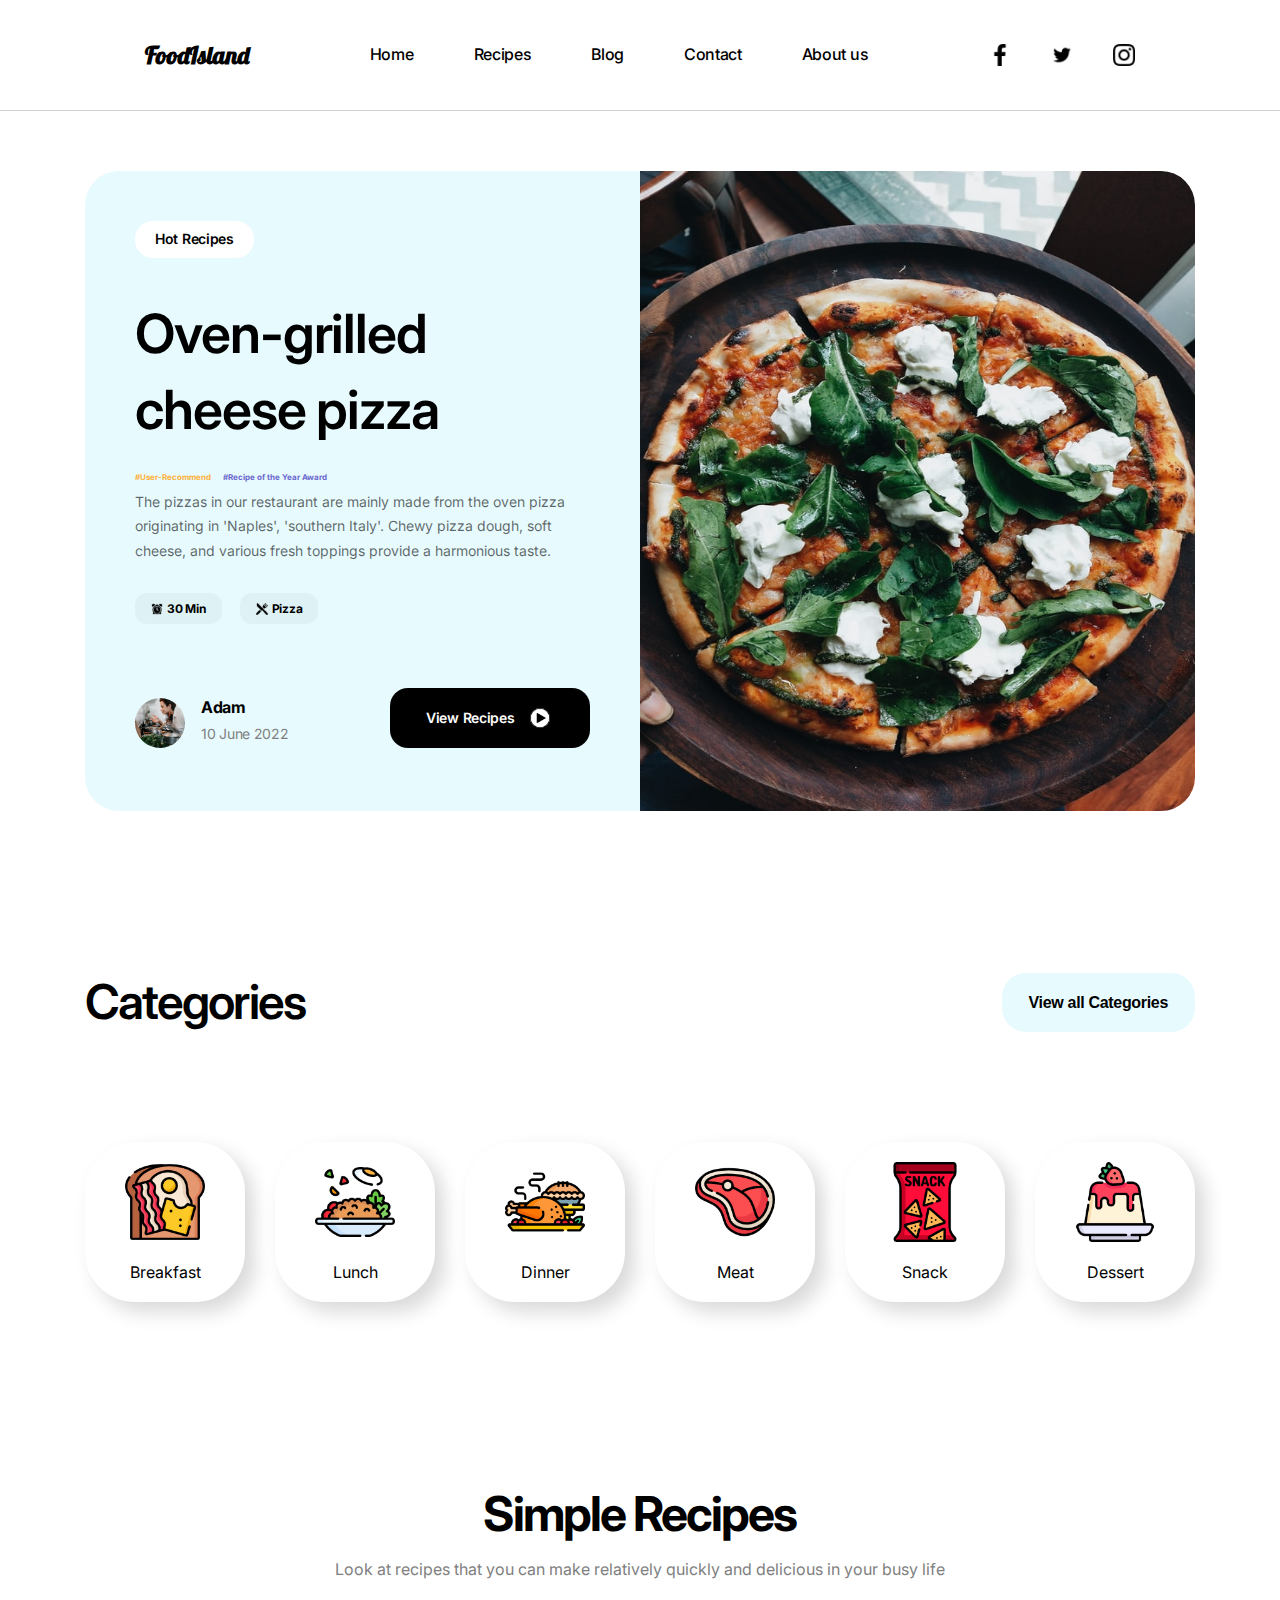
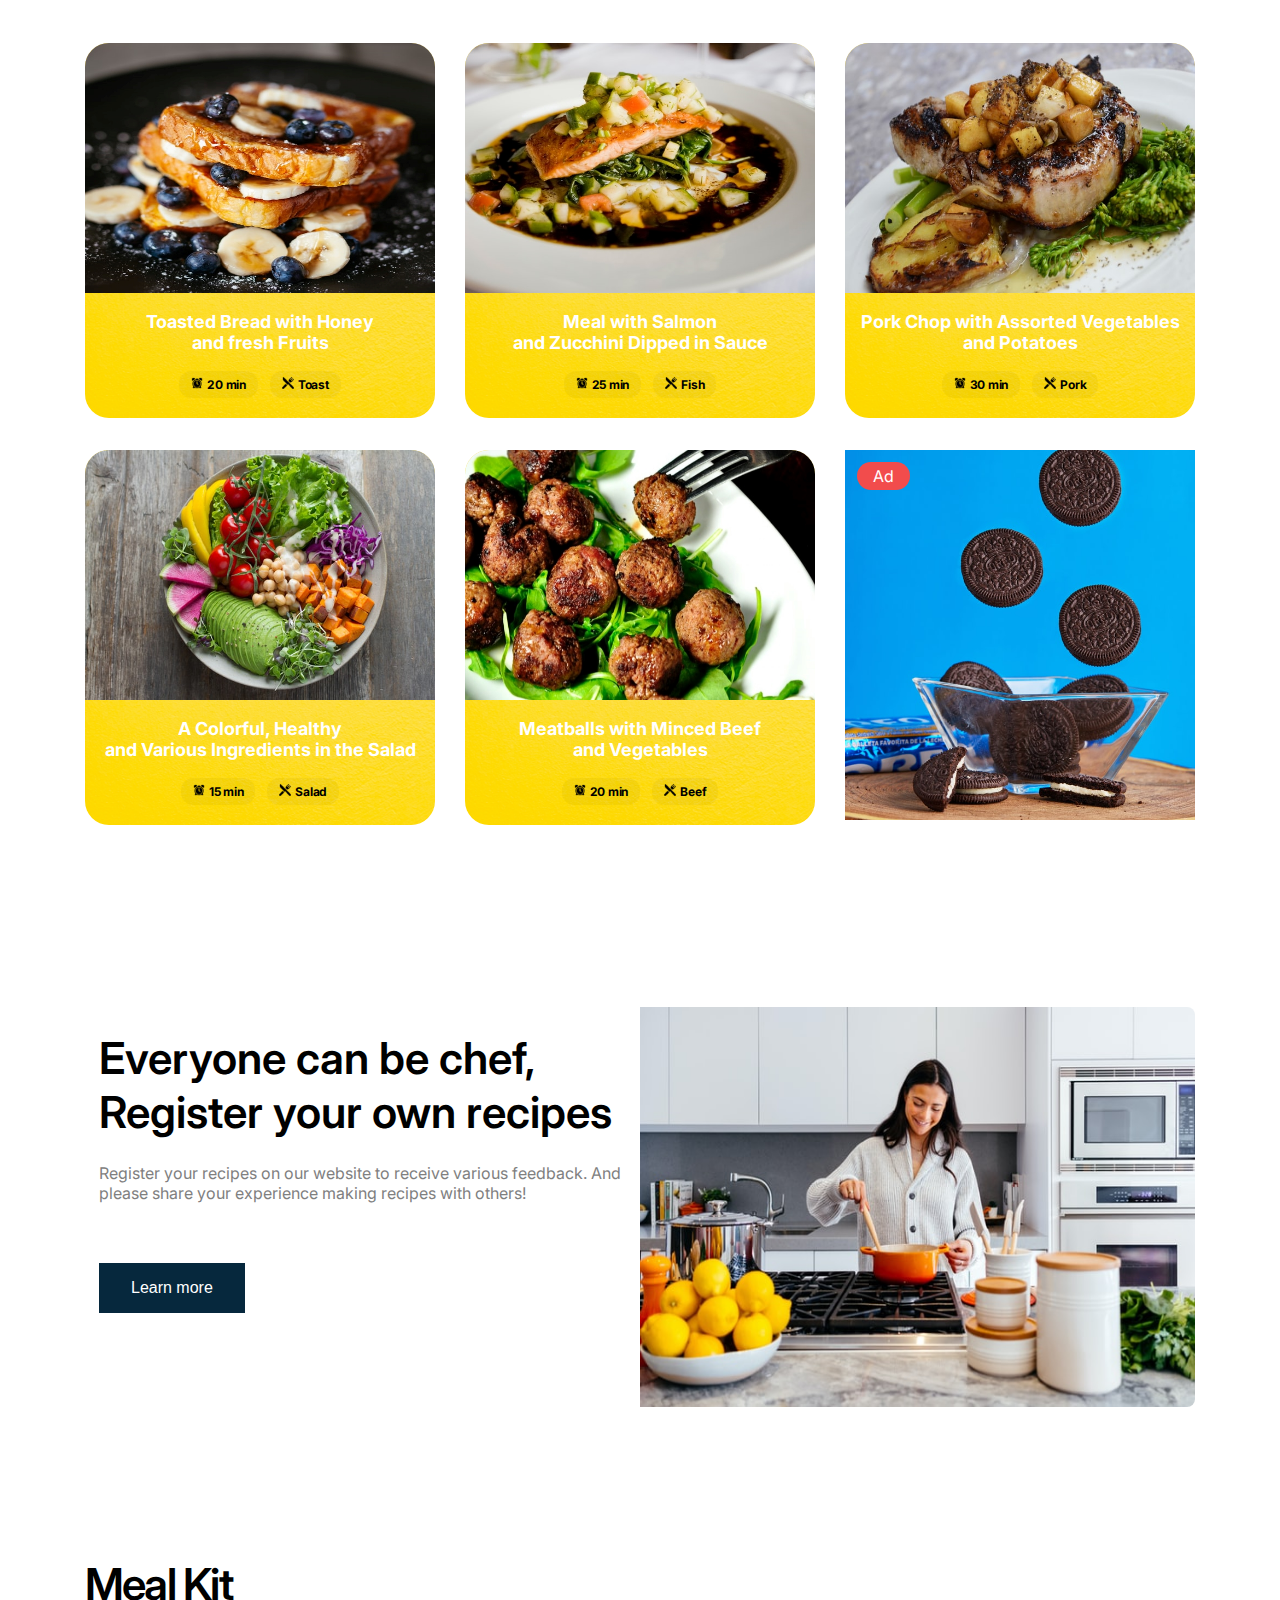
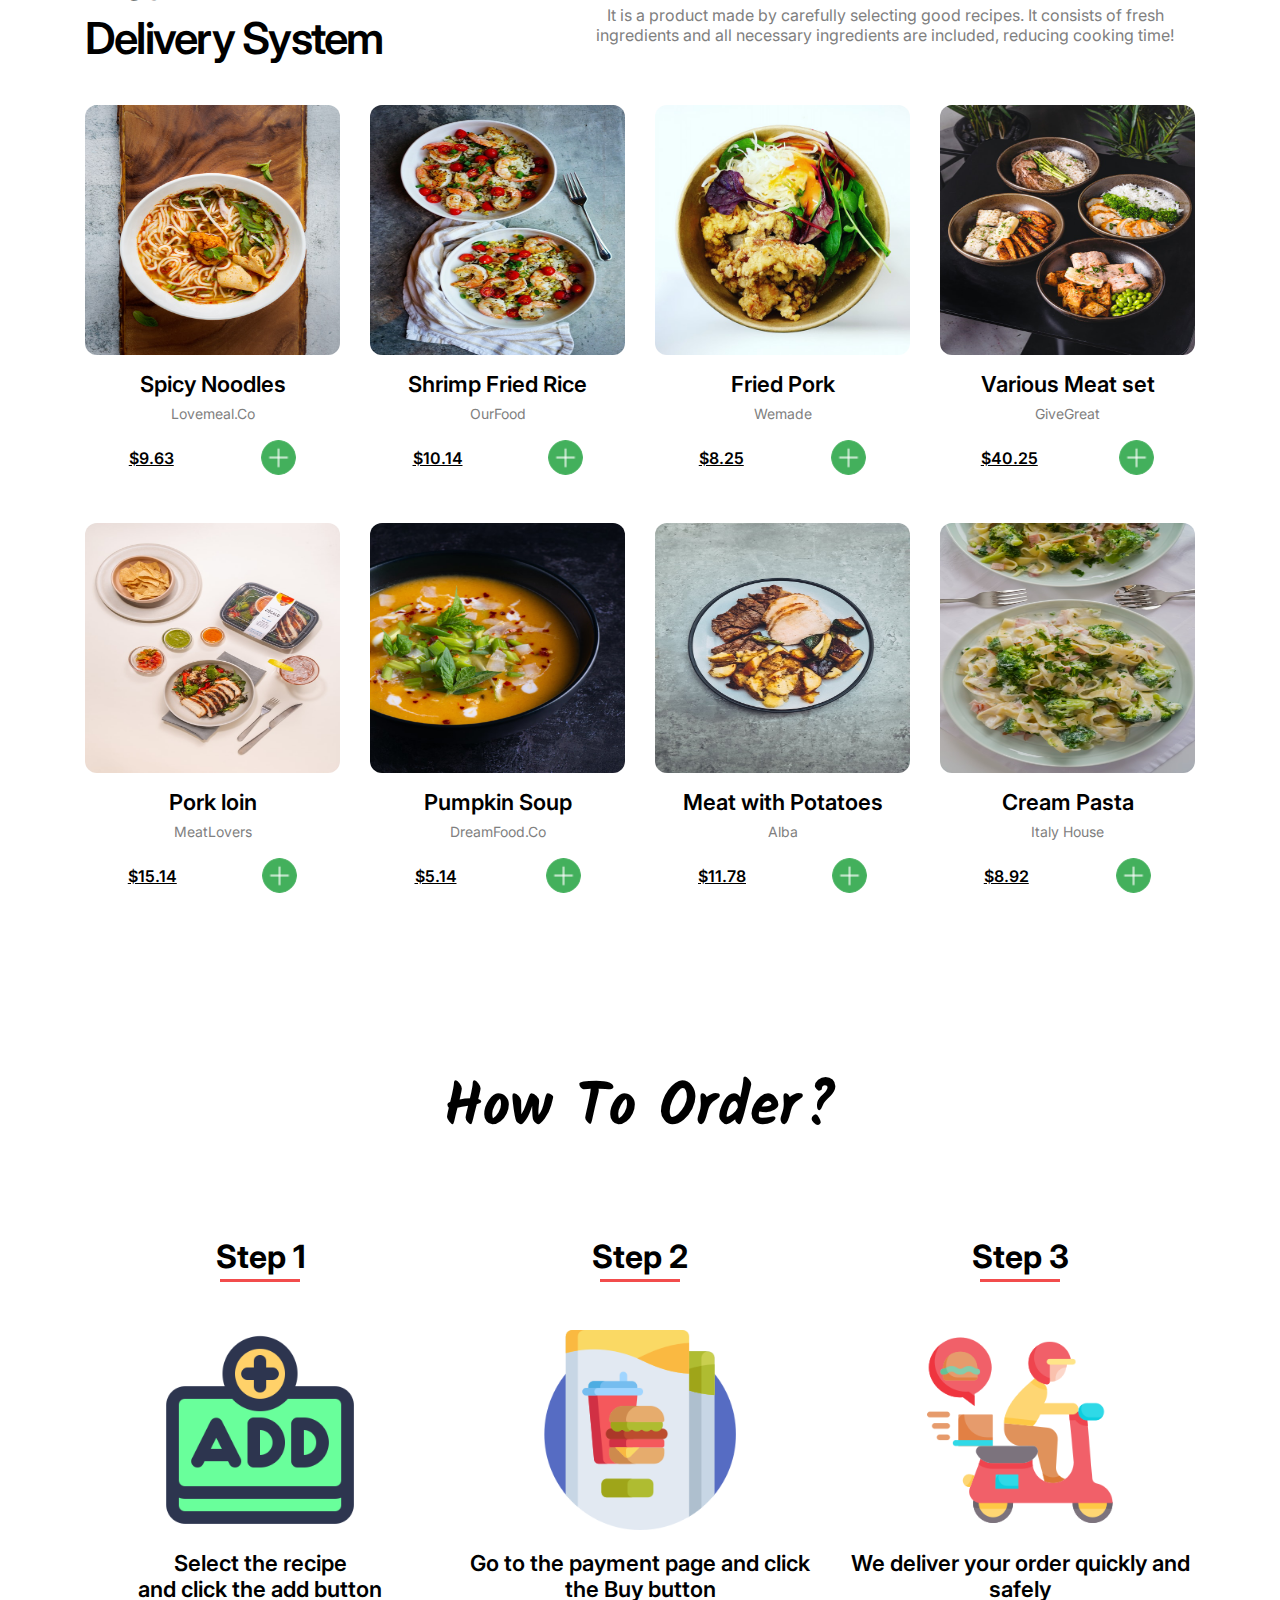
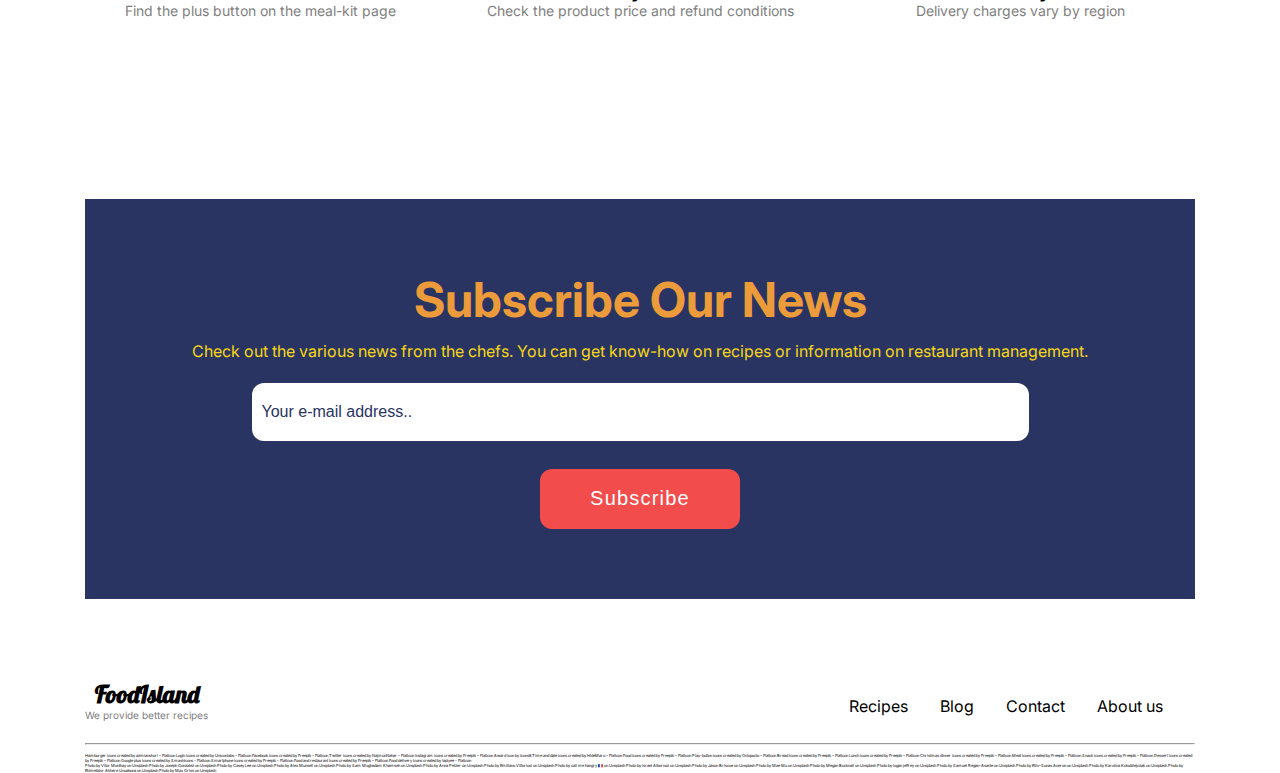
<file: index.html>
<!DOCTYPE html>
<html lang="en">
  <head>
    <meta charset="UTF-8" />
    <meta name="viewport" content="width=device-width, initial-scale=1.0" />
    <link rel="stylesheet" href="css/grid.min.css" />
    <link rel="stylesheet" href="css/styles.css" />
    <link
      href="https://fonts.googleapis.com/css2?family=Lobster&display=swap"
      rel="stylesheet"
    />
    <link
      href="https://fonts.googleapis.com/css2?family=Inter:wght@400;700&family=Lobster&display=swap"
      rel="stylesheet"
    />
    <link href="https://fonts.googleapis.com/css2?family=Kalam:wght@700&display=swap" rel="stylesheet">
    <title>Food-island</title>
  </head>
  <body>
    <div class="header">
      <div class="container">
        <div class="row">
          <div class="col-12">
            <div class="header-wrap">
              <div class="title-wrap">
                <strong class="Food-island-logo"><a href="index.html">FoodIsland</a></strong>
                <button class="menu-logo"></button>
              </div>

              <ul class="navigation">
                <li><a href="index.html">Home</a></li>
                <li><a href="recipes.html">Recipes</a></li>
                <li><a href="blog.html">Blog</a></li>
                <li><a href="contact.html">Contact</a></li>
                <li><a href="about.html">About us</a></li>
              </ul>

              <ul class="sns-wrap">
                <li class="facebook"></li>
                <li class="twitter"></li>
                <li class="instagram"></li>
              </ul>
            </div>
          </div>
        </div>
      </div>
    </div>
    <section class="landing-hot recipes">
      <div class="container">
        <div class="row">
          <div class="col-12">
            <div class="hot-recipes-wrap">
              <div class="recipes-desc-wrap">
                <span class="hot-recipes">Hot Recipes</span>
                <div class="recipes-img-wrap">
                  <img
                    src="css/assets/saundarya-srinivasan-60nzTP7_hMQ-unsplash.jpg"
                    alt="pizza-img"
                    class="recipes-img-mobile"
                  />
                </div>
                <h1 class="recipes-name">Oven-grilled <br />cheese pizza</h1>
                <ul class="recipes-hashtag">
                  <li>#User-Recommend</li>
                  <li>#Recipe of the Year Award</li>
                </ul>
                <p class="recipes-desc">
                  The pizzas in our restaurant are mainly made from the oven
                  pizza originating in 'Naples', 'southern Italy'. Chewy pizza
                  dough, soft cheese, and various fresh toppings provide a
                  harmonious taste.
                </p>
                <div class="recipes-other">
                  <div class="recipes-time">
                    <span class="time-icon"></span>
                    <strong class="time-taken">30 Min</strong>
                  </div>
                  <div class="recipes-type">
                    <span class="cooker-icon"></span>
                    <strong class="type-name">Pizza</strong>
                  </div>
                </div>
                <div class="recipes-chef">
                  <div class="chef-wrap">
                    <span class="chef-img"></span>
                    <div class="chef-desc">
                      <strong class="chef-name">Adam</strong>
                      <strong class="upload-date">10 June 2022</strong>
                    </div>
                  </div>
                  <div class="recipes-player">
                    <strong class="view-recipes">View Recipes</strong>
                    <span class="player-icon"></span>
                  </div>
                </div>
              </div>
              <img class="recipes-img-web" src="css/assets/saundarya-srinivasan-60nzTP7_hMQ-unsplash.jpg" alt="pizza-img"></img>
            </div>
          </div>
        </div>
      </div>
    </section>

    <section class="landing - categories">
      <div class="container">
        <div class="row">
          <div class="col-12">
            <div class="categories-title-wrap">
              <h1 class="categories-title">Categories</h1>
              <button class="all-categories-web">View all Categories</button>
            </div>
          </div>
          <div class="col-6 col-md-2">
            <div class="cg">
              <span class="breakfast-icon"></span>
              <span class="cg-name">Breakfast</span>
            </div>
          </div>
          <div class="col-6 col-md-2">
            <div class="cg">
              <span class="lunch-icon"></span>
              <span class="cg-name">Lunch</span>
            </div>
          </div>
          <div class="col-6 col-md-2">
            <div class="cg">
              <span class="dinner-icon"></span>
              <span class="cg-name">Dinner</span>
            </div>
          </div>
          <div class="col-6 col-md-2">
            <div class="cg">
              <span class="meat-icon"></span>
              <span class="cg-name">Meat</span>
            </div>
          </div>
          <div class="col-6 col-md-2">
            <div class="cg">
              <span class="snack-icon"></span>
              <span class="cg-name">Snack</span>
            </div>
          </div>
          <div class="col-6 col-md-2">
            <div class="cg">
              <span class="dessert-icon"></span>
              <span class="cg-name">Dessert</span>
            </div>
          </div>
          <button class="all-categories-mobile">View all Categories</button>
        </div>
      </div>
    </section>

    <section class="simple-recipes">
      <div class="container">
        <div class="row">
          <div class="col-12">
            <div class="simple-recipes-wrap">
              <h1 class="simple-title">Simple Recipes</h1>
              <p>Look at recipes that you can make relatively quickly and delicious in your busy life</p>
            </div>
          </div>
          <div class="col-6 col-md-4">
            <div class="simple-food">
              <img class="simple-food-img" src="css/assets/simple-toast2.jpg">
              <h1>Toasted Bread with Honey<br>and fresh Fruits</h1>
              <div class="simple-food-info">
                <div class="simple-food-time">
                  <span class="time-icon"></span>
                  <strong class="time-taken">20 min</strong>
                </div>
                <div class="simple-food-type">
                  <span class="cooker-icon"></span>
                  <strong class="type-name">Toast</strong>
                </div>
              </div>
            </img>
            </div>
          </div>  
          <div class="col-6 col-md-4">
            <div class="simple-food">
              <img class="simple-food-img" src="css/assets/salmon2.jpg">
              <h1>Meal with Salmon <br> and Zucchini Dipped in Sauce</h1>
              <div class="simple-food-info">
                <div class="simple-food-time">
                  <span class="time-icon"></span>
                  <strong class="time-taken">25 min</strong>
                </div>
                <div class="simple-food-type">
                  <span class="cooker-icon"></span>
                  <strong class="type-name">Fish</strong>
                </div>
              </div>
            </div>
          </div>
          <div class="col-6 col-md-4">
            <div class="simple-food">
              <img class="simple-food-img" src="css/assets/pork.jpg">
              <h1>Pork Chop with Assorted Vegetables and Potatoes</h1>
              <div class="simple-food-info">
                <div class="simple-food-time">
                  <span class="time-icon"></span>
                  <strong class="time-taken">30 min</strong>
                </div>
                <div class="simple-food-type">
                  <span class="cooker-icon"></span>
                  <strong class="type-name">Pork</strong>
                </div>
              </div>
            </div>
          </div>
          <div class="col-6 col-md-4">
            <div class="simple-food">
              <img class="simple-food-img" src="css/assets/anna-pelzer-IGfIGP5ONV0-unsplash.jpg">
              <h1>A Colorful, Healthy <br> and Various Ingredients in the Salad</h1>
              <div class="simple-food-info">
                <div class="simple-food-time">
                  <span class="time-icon"></span>
                  <strong class="time-taken">15 min</strong>
                </div>
                <div class="simple-food-type">
                  <span class="cooker-icon"></span>
                  <strong class="type-name">Salad</strong>
                </div>
              </div>
            </div>
          </div>
          <div class="col-md-4">
            <div class="simple-food-web">
              <img class="simple-food-img" src="css/assets/emiliano-vittoriosi-OFismyezPnY-unsplash.jpg">
              <h1>Meatballs with Minced Beef<br>and Vegetables</h1>
              <div class="simple-food-info">
                <div class="simple-food-time">
                  <span class="time-icon"></span>
                  <strong class="time-taken">20 min</strong>
                </div>
                <div class="simple-food-type">
                  <span class="cooker-icon"></span>
                  <strong class="type-name">Beef</strong>
                </div>
              </div>
            </div>
          </div>
          <div class="col-4">
            <div class="simple-food-ad">
              <span class="ad-logo">Ad</span>
            </div>
          </div>
        </div>
      </div>
    </section>
    <section class="register-recipes">
      <div class="container">
        <div class="row">
          <div class="col-12">
            <div class="register-box">
              <div class="register-detail">
                <h1>Everyone can be chef,<br>Register your own recipes</h1>
                <p>Register your recipes on our website to receive various feedback. And please share your experience making recipes with others!</p>
                <img src="css/assets/jason-briscoe-7MAjXGUmaPw-unsplash.jpg" alt="chef-img" class="register-chef-mobile">
                <button class="register-learnmore">Learn more</button>
              </div>
              <img src="css/assets/jason-briscoe-7MAjXGUmaPw-unsplash.jpg" alt="chef-img" class="register-chef-web">
            </div>
          </div>
        </div>
      </div>
    </section>
    <section class="meal-kit-system">
      <div class="container">
        <div class="row">
          <div class="col-12">
            <div class="mealkit-title-box">
              <h1>Meal Kit <br> Delivery System</h1>
              <p>It is a product made by carefully selecting good recipes. It consists of fresh ingredients and all necessary ingredients are included, reducing cooking time!</p>
            </div>
          </div>
          <div class="col-6 col-md-3">
            <div class="mealkit-box">
              <img src="css/assets/mae-mu-H5Hj8QV2Tx4-unsplash (1).jpg" alt="product-img">
              <h1 class="mealkit-name">Spicy Noodles</h1>
              <span class="company-name">Lovemeal.Co</span>
              <div class="mealkit-price-box">
                <strong class="mealkit-price">$9.63</strong>
                <button class="add-icon"></button>
              </div>
            </div>
          </div>
          <div class="col-6 col-md-3">
            <div class="mealkit-box">
              <img src="css/assets/megan-bucknall-rh0YhbINkF4-unsplash.jpg" alt="product-img">
              <h1 class="mealkit-name">Shrimp Fried Rice</h1>
              <span class="company-name">OurFood</span>
              <div class="mealkit-price-box">
                <strong class="mealkit-price">$10.14</strong>
                <button class="add-icon"></button>
              </div>
            </div>
          </div>
          <div class="col-6 col-md-3">
            <div class="mealkit-box">
              <img src="css/assets/ehimetalor-akhere-unuabona-Zh0mYmMBZjQ-unsplash.jpg" alt="product-img">
              <h1 class="mealkit-name">Fried Pork</h1>
              <span class="company-name">Wemade</span>
              <div class="mealkit-price-box">
                <strong class="mealkit-price">$8.25</strong>
                <button class="add-icon"></button>
              </div>
            </div>
          </div>
          <div class="col-6 col-md-3">
            <div class="mealkit-box">
              <img src="css/assets/eiliv-sonas-aceron-w0JzqJZYX_E-unsplash.jpg" alt="product-img">
              <h1 class="mealkit-name">Various Meat set</h1>
              <span class="company-name">GiveGreat</span>
              <div class="mealkit-price-box">
                <strong class="mealkit-price">$40.25</strong>
                <button class="add-icon"></button>
              </div>
            </div>
          </div>
          <div class="col-6 col-md-3">
            <div class="mealkit-box">
              <img src="css/assets/logan-jeffrey-PgC46sD90xk-unsplash.jpg" alt="product-img">
              <h1 class="mealkit-name">Pork loin</h1>
              <span class="company-name">MeatLovers</span>
              <div class="mealkit-price-box">
                <strong class="mealkit-price">$15.14</strong>
                <button class="add-icon"></button>
              </div>
            </div>
          </div>
          <div class="col-6 col-md-3">
            <div class="mealkit-box">
              <img src="css/assets/max-griss-cToNEm70cvE-unsplash.jpg" alt="product-img">
              <h1 class="mealkit-name">Pumpkin Soup</h1>
              <span class="company-name">DreamFood.Co</span>
              <div class="mealkit-price-box">
                <strong class="mealkit-price">$5.14</strong>
                <button class="add-icon"></button>
              </div>
            </div>
          </div>
          <div class="col-6 col-md-3">
            <div class="mealkit-box">
              <img src="css/assets/samuel-regan-asante-e3AA8nJMwTI-unsplash.jpg" alt="product-img">
              <h1 class="mealkit-name">Meat with Potatoes</h1>
              <span class="company-name">Alba</span>
              <div class="mealkit-price-box">
                <strong class="mealkit-price">$11.78</strong>
                <button class="add-icon"></button>
              </div>
            </div>
          </div>
          <div class="col-6 col-md-3">
            <div class="mealkit-box">
              <img src="css/assets/karolina-kolodziejczak-gRtIRzDNZQI-unsplash.jpg" alt="product-img">
              <h1 class="mealkit-name">Cream Pasta</h1>
              <span class="company-name">Italy House</span>
              <div class="mealkit-price-box">
                <strong class="mealkit-price">$8.92</strong>
                <button class="add-icon"></button>
              </div>
            </div>
          </div>
          <div class="col-12">
            <div class="order">
              <h1>How To Order?</h1>
            </div>
          </div>
          <div class="col-12 col-md-4">
            <div class="order-step-box">
              <div class="order-step-title">
                <h1>Step 1</h1>
                <span class="style-underline"></span>
              </div>
              <div class="order-step-desc">
                <span class="step-img"></span>
                <h1>Select the recipe<br>and click the add button</h1>
                <p>Find the plus button on the meal-kit page</p>
              </div>
            </div>
          </div>
          <div class="col-12 col-md-4">
            <div class="order-step-box">
              <div class="order-step-title">
                <h1>Step 2</h1>
                <span class="style-underline"></span>
              </div>
              <div class="order-step-desc">
                <span class="step-img-2"></span>
                <h1>Go to the payment page and click the Buy button</h1>
                <p>Check the product price and refund conditions</p>
              </div>
            </div>
          </div>
          <div class="col-12 col-md-4">
            <div class="order-step-box">
              <div class="order-step-title">
                <h1>Step 3</h1>
                <span class="style-underline"></span>
              </div>
              <div class="order-step-desc">
                <span class="step-img-3"></span>
                <h1>We deliver your order quickly and safely</h1>
                <p>Delivery charges vary by region</p>
              </div>
            </div>
          </div>
        </div>
      </div>
    </section>

    <section class="subscribe">
      <div class="container">
        <div class="row">
          <div class="col-12">
            <div class="subscribe-box">
              <h1>Subscribe Our News</h1>
              <p>Check out the various news from the chefs. You can get know-how on recipes or information on restaurant management.</p>
              <input type="email" placeholder="Your e-mail address..">
              <button>Subscribe</button>
            </div>
          </div>
        </div>
      </div>
    </section>

    <footer>
      <div class="container">
        <div class="row">
          <div class="col-12">
            <div class="footer-wrap">
              <div class="footer-logo">
                <h1>FoodIsland</h1>
                <p>We provide better recipes</p>
              </div>
              <ul class="footer-web-nav">
                <li><a href="recipes.html">Recipes</a></li>
                <li><a href="blog.html">Blog</a></li>
                <li><a href="contact.html">Contact</a></li>
                <li><a href="about.html">About us</a></li>
              </ul>
            </div>
            <hr>
            <div class="copyright">
              <div class="icon-license">
                <a href="https://www.flaticon.com/free-icons/hamburger" title="hamburger icons">Hamburger icons created by azmianshori – Flaticon</a>
                <a href="https://www.flaticon.com/free-icons/login" title="login icons">Login icons created by Uniconlabs – Flaticon</a>
                <a href="https://www.flaticon.com/free-icons/facebook" title="facebook icons">Facebook icons created by Freepik – Flaticon</a>
                <a href="https://www.flaticon.com/free-icons/twitter" title="twitter icons">Twitter icons created by NajmunNahar – Flaticon</a>
                <a href="https://www.flaticon.com/free-icons/instagram" title="instagram icons">Instagram icons created by Freepik – Flaticon</a>
                <a target="_blank" href="https://icons8.com/icon/E2FtXdWQdH2Y/award">Award</a> icon by <a target="_blank" href="https://icons8.com">Icons8</a>
                <a href="https://www.flaticon.com/free-icons/time-and-date" title="time and date icons">Time and date icons created by HideMaru – Flaticon</a>
                <a href="https://www.flaticon.com/free-icons/food" title="food icons">Food icons created by Freepik – Flaticon</a>
                <a href="https://www.flaticon.com/free-icons/play-button" title="play-button icons">Play-button icons created by Octopocto – Flaticon</a>
                <a href="https://www.flaticon.com/free-icons/bread" title="bread icons">Bread icons created by Freepik – Flaticon</a>
                <a href="https://www.flaticon.com/free-icons/lunch" title="lunch icons">Lunch icons created by Freepik – Flaticon</a>
                <a href="https://www.flaticon.com/free-icons/christmas-dinner" title="christmas dinner icons">Christmas dinner icons created by Freepik – Flaticon</a>
                <a href="https://www.flaticon.com/free-icons/meat" title="meat icons">Meat icons created by Freepik – Flaticon</a>
                <a href="https://www.flaticon.com/free-icons/snack" title="snack icons">Snack icons created by Freepik – Flaticon</a>
                <a href="https://www.flaticon.com/free-icons/dessert" title="dessert icons">Dessert icons created by Freepik – Flaticon</a>
                <a href="https://www.flaticon.com/free-icons/google-plus" title="google plus icons">Google plus icons created by Smashicons - Flaticon</a>
                <a href="https://www.flaticon.com/free-icons/smartphone" title="smartphone icons">Smartphone icons created by Freepik - Flaticon</a>
                <a href="https://www.flaticon.com/free-icons/food-and-restaurant" title="food and restaurant icons">Food and restaurant icons created by Freepik – Flaticon</a>
                <a href="https://www.flaticon.com/free-icons/food-delivery" title="food delivery icons">Food delivery icons created by lapiyee - Flaticon</a>
              </div>
              <div class="image-license">
                Photo by Vitor Monthay on Unsplash
                Photo by Joseph Gonzalez on Unsplash
                Photo by Casey Lee on Unsplash
                Photo by Alex Munsell on Unsplash
                Photo by Sam Moghadam Khamseh on Unsplash
                Photo by Anna Pelzer on Unsplash
                Photo by Emiliano Vittoriosi on Unsplash
                Photo by call me hangry 🇫🇷 on Unsplash
                Photo by Israel Albornoz on Unsplash
                Photo by Jason Briscoe on Unsplash
                Photo by Mae Mu on Unsplash
                Photo by Megan Bucknall on Unsplash
                Photo by logan jeffrey on Unsplash
                Photo by Samuel Regan-Asante on Unsplash
                Photo by Eiliv-Sonas Aceron on Unsplash 
                Photo by Karolina Kołodziejczak on Unsplash
                Photo by Ehimetalor Akhere Unuabona on Unsplash
                Photo by Max Griss on Unsplash
              </div>
            </div>
          </div>
        </div>
      </div>
    </footer>
  </body>
</html>
</file>
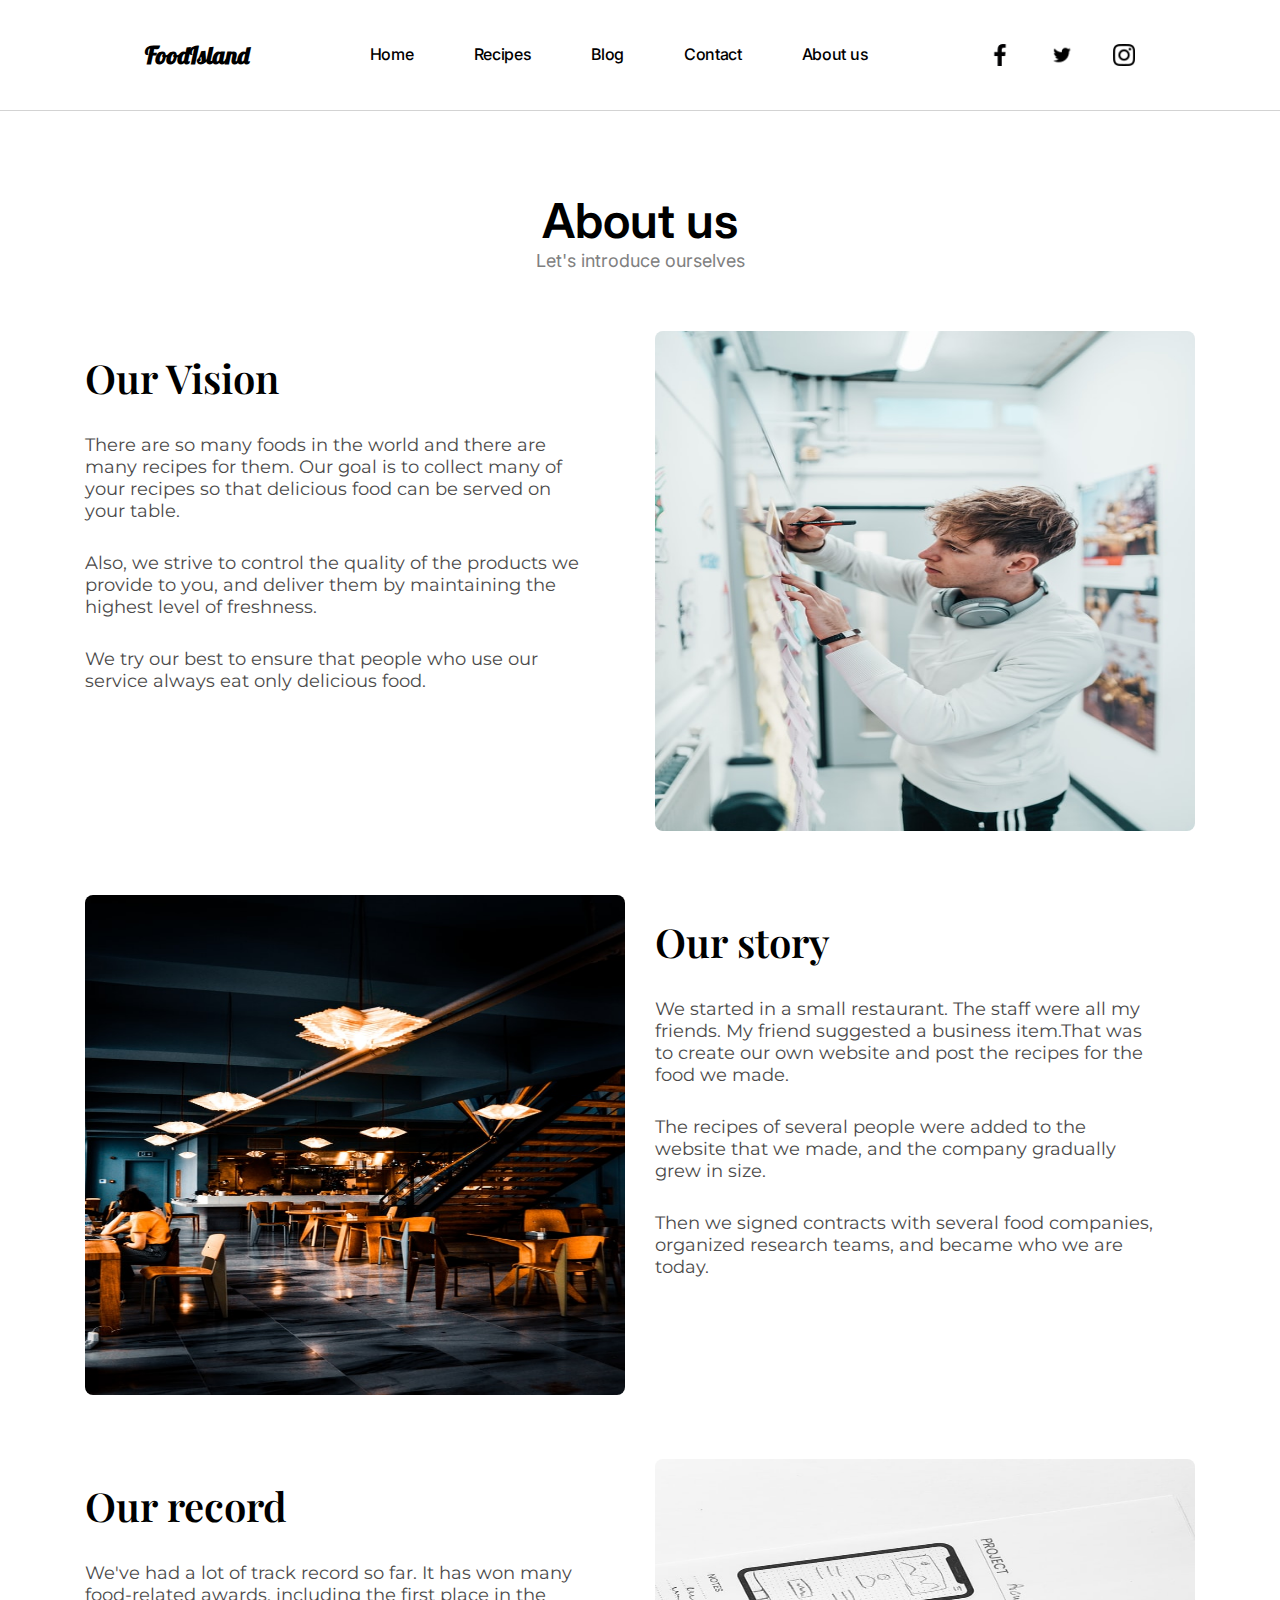
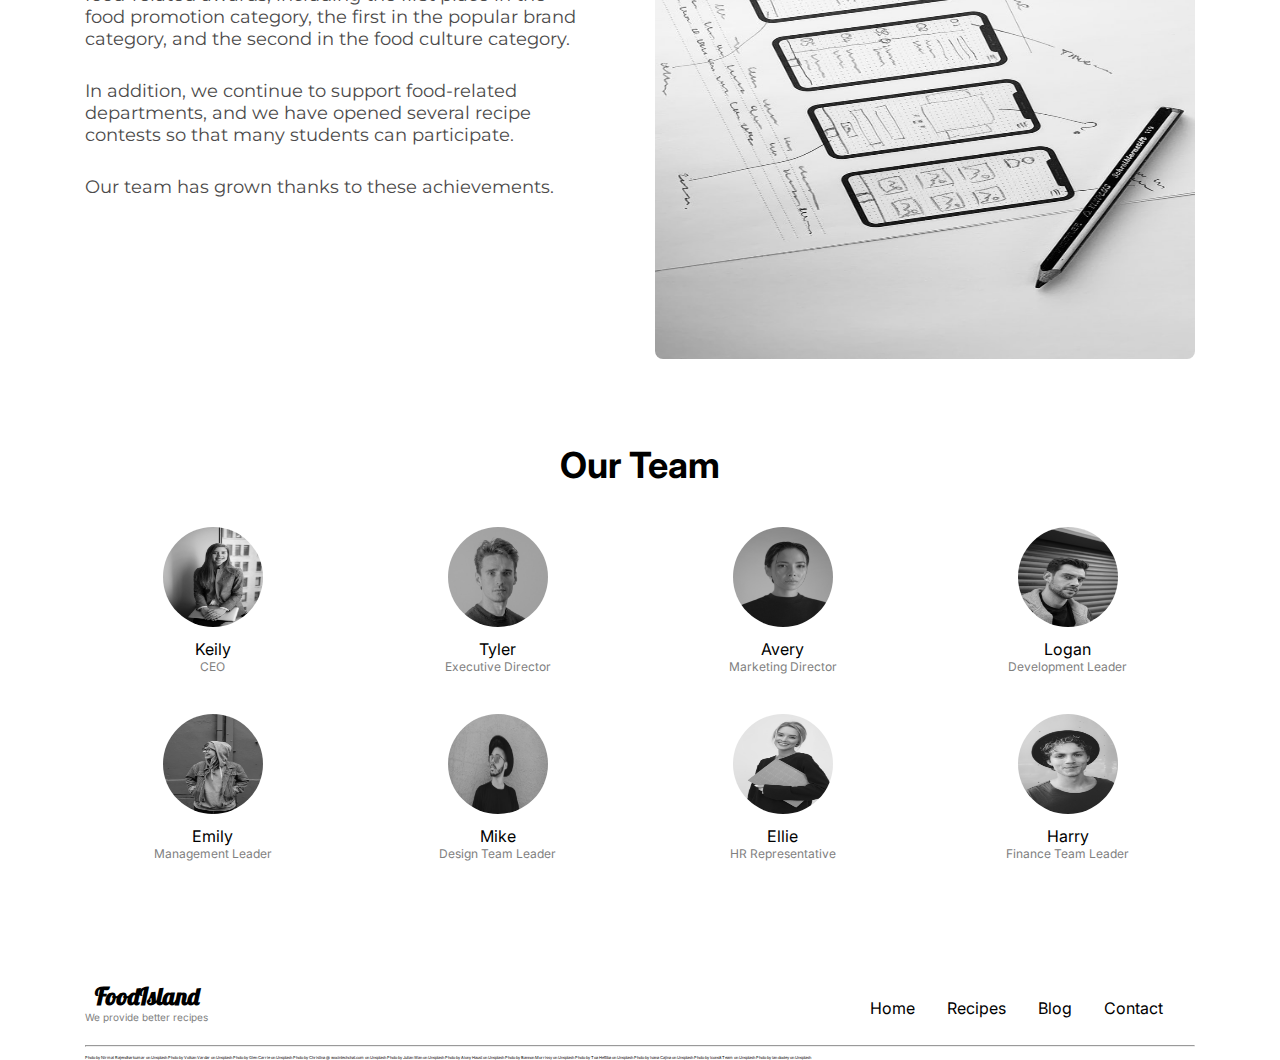
<file: about.html>
<!DOCTYPE html>
<html lang="en">
  <head>
    <meta charset="UTF-8" />
    <meta name="viewport" content="width=device-width, initial-scale=1.0" />
    <link rel="stylesheet" href="css/grid.min.css" />
    <link rel="stylesheet" href="css/about.css" />
    <link
      href="https://fonts.googleapis.com/css2?family=Lobster&display=swap"
      rel="stylesheet"
    />
    <link
      href="https://fonts.googleapis.com/css2?family=Inter:wght@400;700&family=Lobster&display=swap"
      rel="stylesheet"
    />
    <link
      href="https://fonts.googleapis.com/css2?family=Playfair+Display:ital,wght@1,600&display=swap"
      rel="stylesheet"
    />

    <link
      href="https://fonts.googleapis.com/css2?family=Montserrat&display=swap"
      rel="stylesheet"
    />
    <title>About us</title>
  </head>
  <body>
    <div class="header">
      <div class="container">
        <div class="row">
          <div class="col-12">
            <div class="header-wrap">
              <div class="title-wrap">
                <strong class="Food-island-logo"
                  ><a href="index.html">FoodIsland</a></strong
                >
                <button class="menu-logo"></button>
              </div>

              <ul class="navigation">
                <li><a href="index.html">Home</a></li>
                <li><a href="recipes.html">Recipes</a></li>
                <li><a href="blog.html">Blog</a></li>
                <li><a href="contact.html">Contact</a></li>
                <li><a href="about.html">About us</a></li>
              </ul>

              <ul class="sns-wrap">
                <li class="facebook"></li>
                <li class="twitter"></li>
                <li class="instagram"></li>
              </ul>
            </div>
          </div>
        </div>
      </div>
    </div>

    <section class="about-us-content">
      <div class="container">
        <div class="row">
          <div class="col-12">
            <h1 class="about-title">About us</h1>
            <span class="about-title-sub">Let's introduce ourselves</span>
          </div>
          <div class="col-4 col-md-6">
            <div class="vision-wrap">
              <h1 class="vision-title">Our Vision</h1>
              <p class="vision-detail">
                There are so many foods in the world and there are many recipes
                for them. Our goal is to collect many of your recipes so that
                delicious food can be served on your table.
              </p>
              <p class="vision-detail">
                Also, we strive to control the quality of the products we
                provide to you, and deliver them by maintaining the highest
                level of freshness.
              </p>
              <p class="vision-detail">
                We try our best to ensure that people who use our service always
                eat only delicious food.
              </p>
            </div>
          </div>
          <div class="col-8 col-md-6">
            <img
              src="css/assets/nirmal-rajendharkumar-1lGeOg6IULc-unsplash.jpg"
              alt=""
              class="vision-image"
            />
          </div>
          <div class="col-8 col-md-6">
            <img
              src="css/assets/volkan-vardar-1H30uRC1plc-unsplash.jpg"
              alt=""
              class="story-image"
            />
          </div>
          <div class="col-4 col-md-6">
            <div class="story-wrap">
              <h1 class="story-title">Our story</h1>
              <p class="story-detail">
                We started in a small restaurant. The staff were all my friends.
                My friend suggested a business item.That was to create our own
                website and post the recipes for the food we made.
              </p>
              <p class="story-detail">
                The recipes of several people were added to the website that we
                made, and the company gradually grew in size.
              </p>
              <p class="story-detail">
                Then we signed contracts with several food companies, organized
                research teams, and became who we are today.
              </p>
            </div>
          </div>
          <div class="col-4 col-md-6">
            <div class="record-wrap">
              <h1 class="record-title">Our record</h1>
              <p class="record-detail">
                We've had a lot of track record so far. It has won many
                food-related awards, including the first place in the food
                promotion category, the first in the popular brand category, and
                the second in the food culture category.
              </p>
              <p class="record-detail">
                In addition, we continue to support food-related departments,
                and we have opened several recipe contests so that many students
                can participate.
              </p>
              <p class="record-detail">
                Our team has grown thanks to these achievements.
              </p>
            </div>
          </div>
          <div class="col-8 col-md-6">
            <img
              src="css/assets/glen-carrie-QY39YPpkxaI-unsplash.jpg"
              alt=""
              class="record-image"
            />
          </div>
          <div class="col-12">
            <h1 class="team-title">Our Team</h1>
          </div>
          <div class="col-3 col-md-3">
            <div class="team-wrap">
              <img src="css/assets/member-1.jpg" alt="" class="member-image" />
              <span>Keily</span>
              <span>CEO</span>
            </div>
          </div>
          <div class="col-3 col-md-3">
            <div class="team-wrap">
              <img src="css/assets/member-2.jpg" alt="" class="member-image" />
              <span>Tyler</span>
              <span>Executive Director</span>
            </div>
          </div>
          <div class="col-3 col-md-3">
            <div class="team-wrap">
              <img src="css/assets/member-3.jpg" alt="" class="member-image" />
              <span>Avery</span>
              <span>Marketing Director</span>
            </div>
          </div>
          <div class="col-3 col-md-3">
            <div class="team-wrap">
              <img src="css/assets/member-41.jpg" alt="" class="member-image" />
              <span>Logan</span>
              <span>Development Leader</span>
            </div>
          </div>
          <div class="col-3 col-md-3">
            <div class="team-wrap">
              <img src="css/assets/member-5.jpg" alt="" class="member-image" />
              <span>Emily</span>
              <span>Management Leader</span>
            </div>
          </div>
          <div class="col-3 col-md-3">
            <div class="team-wrap">
              <img src="css/assets/member-6.jpg" alt="" class="member-image" />
              <span>Mike</span>
              <span>Design Team Leader</span>
            </div>
          </div>
          <div class="col-3 col-md-3">
            <div class="team-wrap">
              <img src="css/assets/member-7.jpg" alt="" class="member-image" />
              <span>Ellie</span>
              <span>HR Representative</span>
            </div>
          </div>
          <div class="col-3 col-md-3">
            <div class="team-wrap">
              <img src="css/assets/member-8.jpg" alt="" class="member-image" />
              <span>Harry</span>
              <span>Finance Team Leader</span>
            </div>
          </div>
        </div>
      </div>
    </section>

    <footer>
      <div class="container">
        <div class="row">
          <div class="col-12">
            <div class="footer-wrap">
              <div class="footer-logo">
                <h1>FoodIsland</h1>
                <p>We provide better recipes</p>
              </div>
              <ul class="footer-web-nav">
                <li><a href="index.html">Home</a></li>
                <li><a href="recipes.html">Recipes</a></li>
                <li><a href="blog.html">Blog</a></li>
                <li><a href="contact.html">Contact</a></li>
              </ul>
            </div>
            <hr />
            <div class="copyright">
              <div class="image-license">
                Photo by Nirmal Rajendharkumar on Unsplash Photo by Volkan
                Vardar on Unsplash Photo by Glen Carrie on Unsplash Photo by
                Christina @ wocintechchat.com on Unsplash Photo by Julian Wan on
                Unsplash Photo by Aiony Haust on Unsplash Photo by Bannon
                Morrissy on Unsplash Photo by Toa Heftiba on Unsplash Photo by
                Ivana Cajina on Unsplash Photo by Icons8 Team on Unsplash Photo
                by ian dooley on Unsplash
              </div>
            </div>
          </div>
        </div>
      </div>
    </footer>
  </body>
</html>
</file>
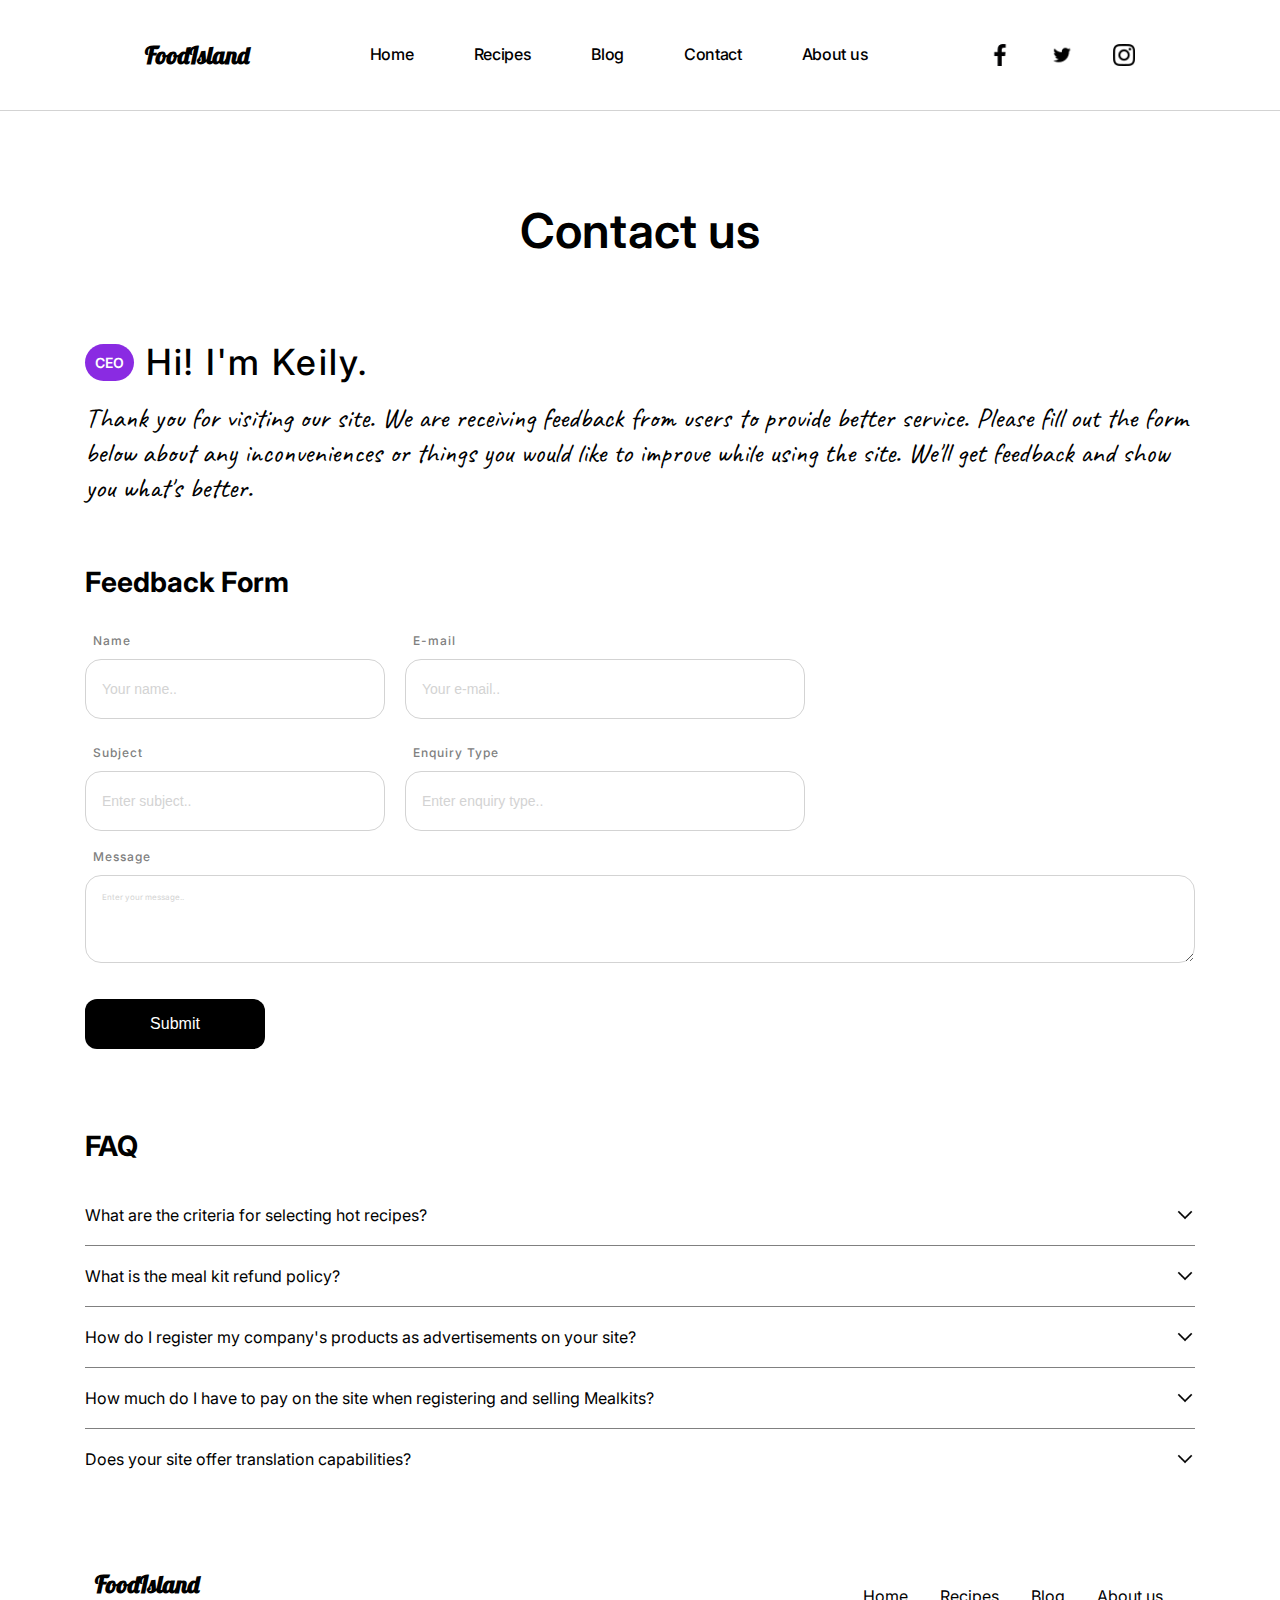
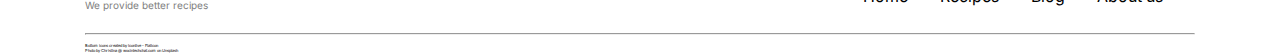
<file: contact.html>
<!DOCTYPE html>
<html lang="en">
  <head>
    <meta charset="UTF-8" />
    <meta name="viewport" content="width=device-width, initial-scale=1.0" />
    <link rel="stylesheet" href="css/grid.min.css" />
    <link rel="stylesheet" href="css/contact.css" />
    <link
      href="https://fonts.googleapis.com/css2?family=Lobster&display=swap"
      rel="stylesheet"
    />
    <link
      href="https://fonts.googleapis.com/css2?family=Inter:wght@400;700&family=Lobster&display=swap"
      rel="stylesheet"
    />
    <link
      href="https://fonts.googleapis.com/css2?family=Caveat&display=swap"
      rel="stylesheet"
    />
    <title>Contact</title>
  </head>
  <body>
    <div class="header">
      <div class="container">
        <div class="row">
          <div class="col-12">
            <div class="header-wrap">
              <div class="title-wrap">
                <strong class="Food-island-logo"
                  ><a href="index.html">FoodIsland</a></strong
                >
                <button class="menu-logo"></button>
              </div>

              <ul class="navigation">
                <li><a href="index.html">Home</a></li>
                <li><a href="recipes.html">Recipes</a></li>
                <li><a href="blog.html">Blog</a></li>
                <li><a href="contact.html">Contact</a></li>
                <li><a href="about.html">About us</a></li>
              </ul>

              <ul class="sns-wrap">
                <li class="facebook"></li>
                <li class="twitter"></li>
                <li class="instagram"></li>
              </ul>
            </div>
          </div>
        </div>
      </div>
    </div>

    <section class="contact">
      <div class="container">
        <div class="row">
          <div class="col-12">
            <h1 class="contact-title">Contact us</h1>
          </div>
          <div class="col-12">
            <div class="ceo-intro">
              <div class="ceo-name-box">
                <span class="ceo-icon">CEO</span>
                <h1 class="ceo-name">Hi! I'm Keily.</h1>
              </div>
              <p>
                Thank you for visiting our site. We are receiving feedback from
                users to provide better service. Please fill out the form below
                about any inconveniences or things you would like to improve
                while using the site. We'll get feedback and show you what's
                better.
              </p>
            </div>
            <div class="contact-form">
              <h1>Feedback Form</h1>
              <div class="input-box">
                <div class="name-box">
                  <span>Name</span>
                  <input type="text" placeholder="Your name.." />
                </div>
                <div class="email-box">
                  <span>E-mail</span>
                  <input type="email" placeholder="Your e-mail.." />
                </div>
              </div>
            </div>
            <div class="contact-form-2">
              <div class="input-box-2">
                <div class="subject-box">
                  <span>Subject</span>
                  <input type="text" placeholder="Enter subject.." />
                </div>
                <div class="enquiry-box">
                  <span>Enquiry Type</span>
                  <input type="text" placeholder="Enter enquiry type.." />
                </div>
              </div>
            </div>
            <div class="message-box">
              <span>Message</span>
              <textarea
                name="user-message"
                cols="40"
                rows="3.8"
                placeholder="Enter your message.."
              ></textarea>
            </div>
            <div class="submit-box">
              <button class="submit">Submit</button>
            </div>
          </div>
        </div>
      </div>
    </section>

    <section class="faq">
      <div class="container">
        <div class="row">
          <div class="col-12">
            <div class="faq-box">
              <h1>FAQ</h1>
              <div class="question-box">
                <p>What are the criteria for selecting hot recipes?</p>
                <span class="bottom-arrow"></span>
              </div>
              <div class="question-box">
                <p>What is the meal kit refund policy?</p>
                <span class="bottom-arrow"></span>
              </div>
              <div class="question-box">
                <p>
                  How do I register my company's products as advertisements on
                  your site?
                </p>
                <span class="bottom-arrow"></span>
              </div>
              <div class="question-box">
                <p>
                  How much do I have to pay on the site when registering and
                  selling Mealkits?
                </p>
                <span class="bottom-arrow"></span>
              </div>
              <div class="question-box">
                <p>Does your site offer translation capabilities?</p>
                <span class="bottom-arrow"></span>
              </div>
            </div>
          </div>
        </div>
      </div>
    </section>

    <footer>
      <div class="container">
        <div class="row">
          <div class="col-12">
            <div class="footer-wrap">
              <div class="footer-logo">
                <h1>FoodIsland</h1>
                <p>We provide better recipes</p>
              </div>
              <ul class="footer-web-nav">
                <li><a href="index.html">Home</a></li>
                <li><a href="recipes.html">Recipes</a></li>
                <li><a href="blog.html">Blog</a></li>
                <li><a href="about.html">About us</a></li>
              </ul>
            </div>
            <hr />
            <div class="copyright">
              <div class="icon-license">
                <a
                  href="https://www.flaticon.com/free-icons/bottom"
                  title="bottom icons"
                  >Bottom icons created by Icontive - Flaticon</a
                >
              </div>
              <div class="image-license">
                Photo by Christina @ wocintechchat.com on Unsplash
              </div>
            </div>
          </div>
        </div>
      </div>
    </footer>
  </body>
</html>
</file>
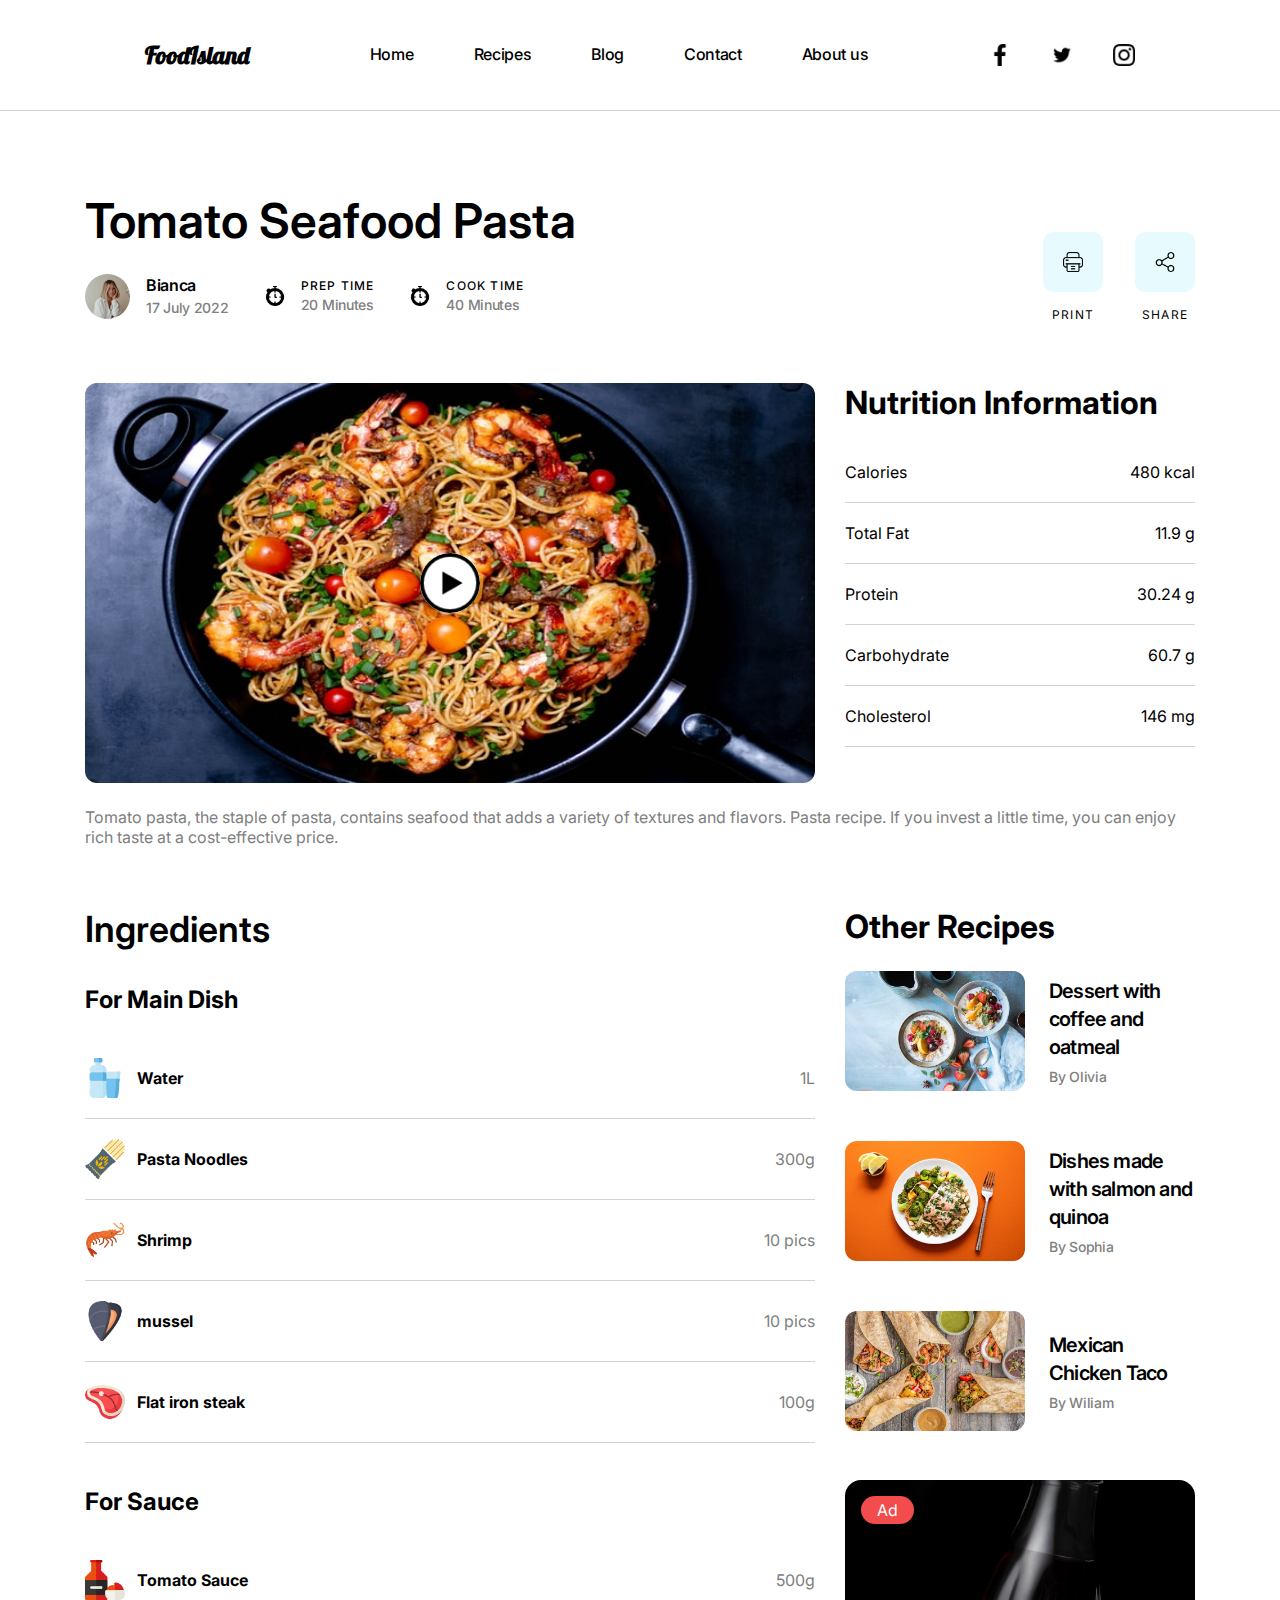
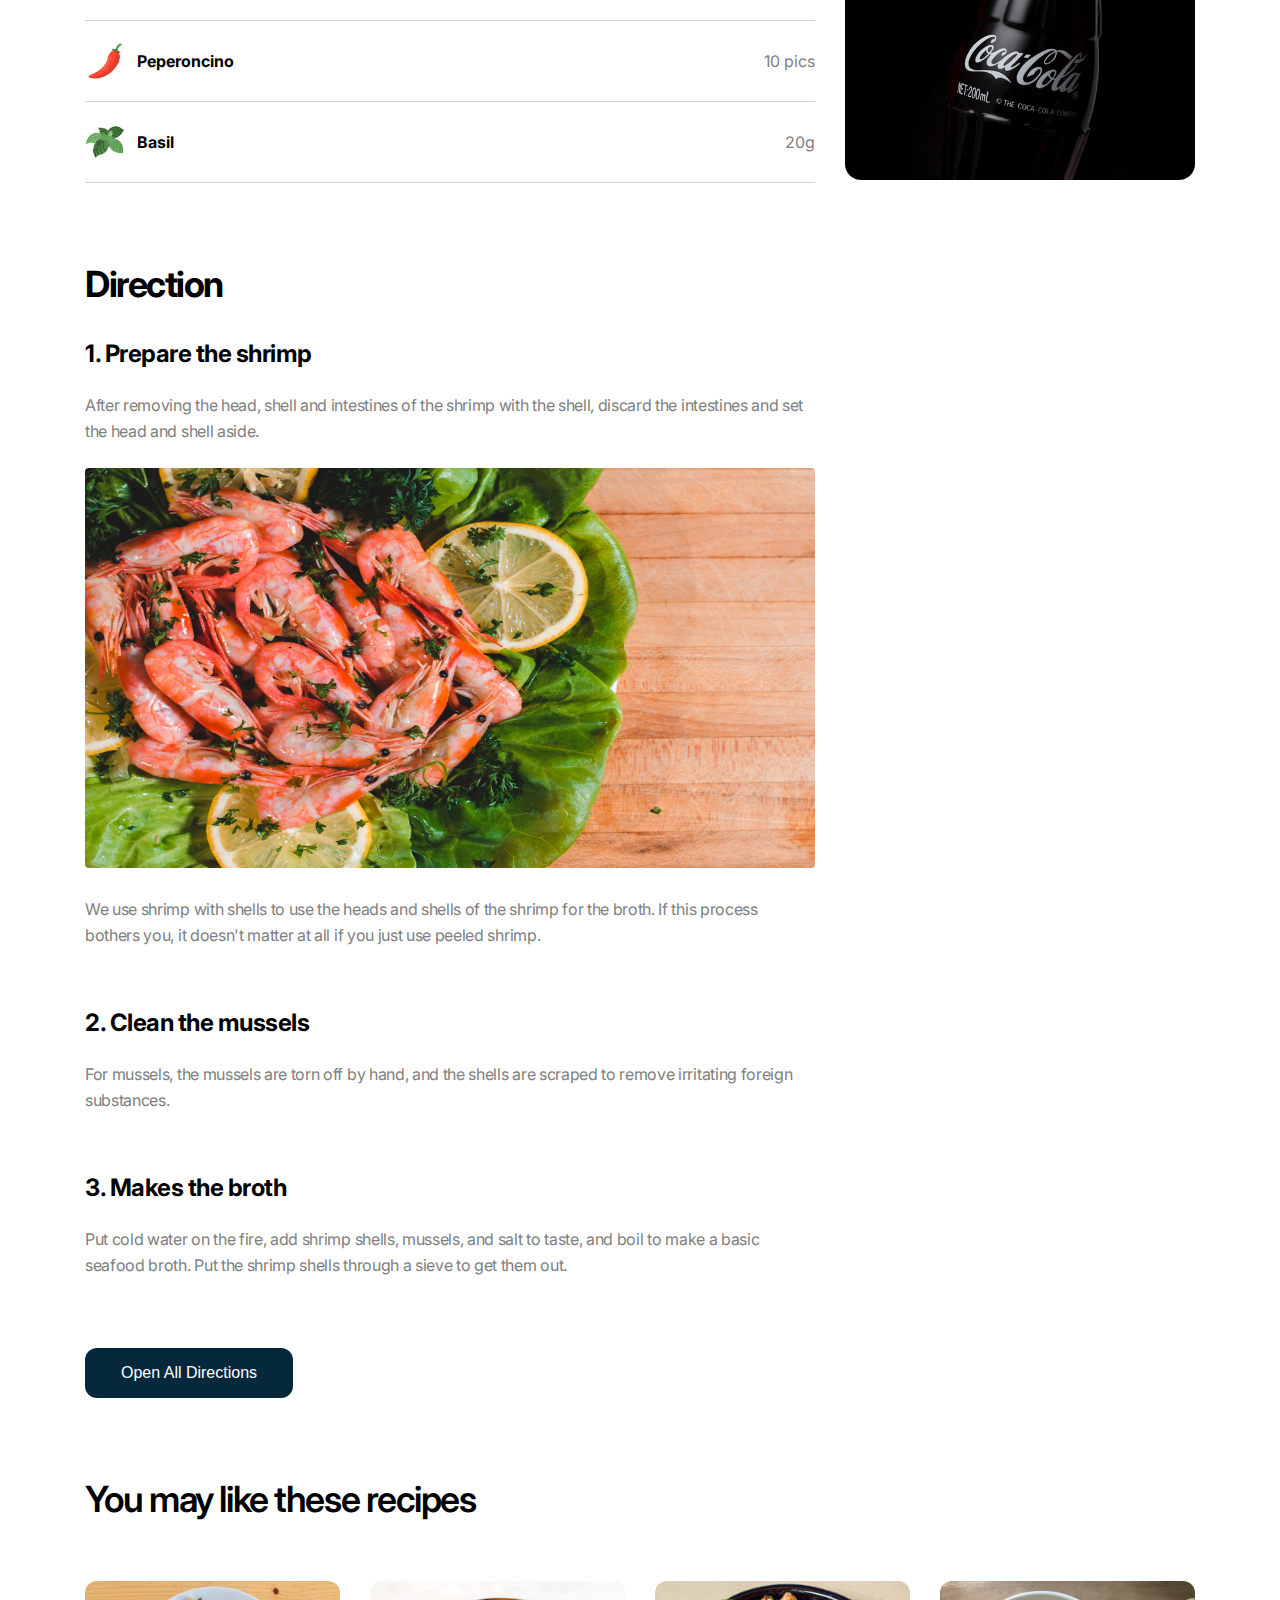
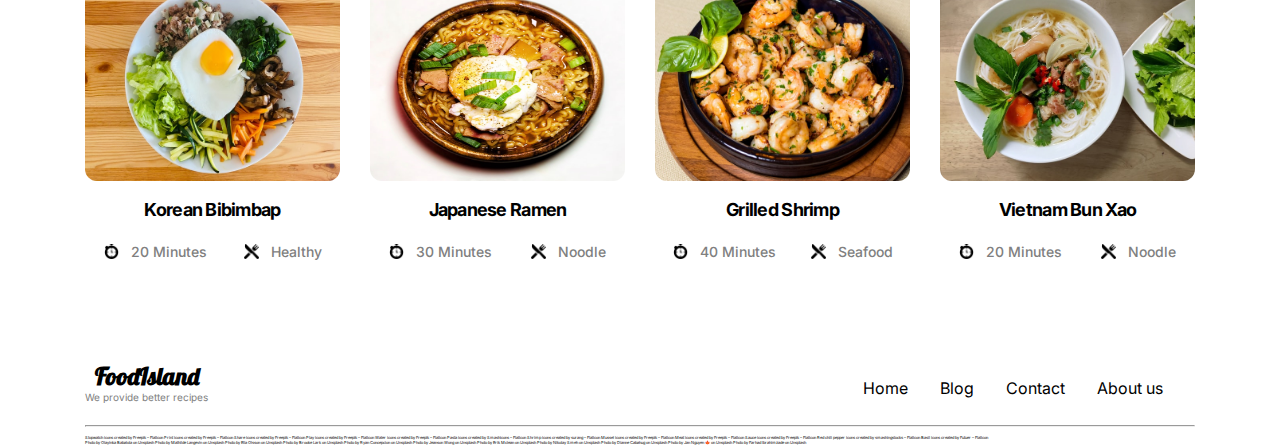
<file: recipes.html>
<!DOCTYPE html>
<html lang="en">
  <head>
    <meta charset="UTF-8" />
    <meta name="viewport" content="width=device-width, initial-scale=1.0" />
    <link rel="stylesheet" href="css/grid.min.css" />
    <link rel="stylesheet" href="css/recipes.css" />
    <link
      href="https://fonts.googleapis.com/css2?family=Lobster&display=swap"
      rel="stylesheet"
    />
    <link
      href="https://fonts.googleapis.com/css2?family=Inter:wght@400;700&family=Lobster&display=swap"
      rel="stylesheet"
    />
    <title>Foodisland/recipes-page</title>
  </head>
  <body>
    <div class="header">
      <div class="container">
        <div class="row">
          <div class="col-12">
            <div class="header-wrap">
              <div class="title-wrap">
                <strong class="Food-island-logo"><a href="index.html">FoodIsland</a></strong>
                <button class="menu-logo"></button>
              </div>

              <ul class="navigation">
                <li><a href="index.html">Home</a></li>
                <li><a href="recipes.html">Recipes</a></li>
                <li><a href="blog.html">Blog</a></li>
                <li><a href="contact.html">Contact</a></li>
                <li><a href="about.html">About us</a></li>
              </ul>

              <ul class="sns-wrap">
                <li class="facebook"></li>
                <li class="twitter"></li>
                <li class="instagram"></li>
              </ul>
            </div>
          </div>
        </div>
      </div>
    </div>

    <section class="recipes-process">
      <div class="container">
        <div class="row">
          <div class="col-12">
            <div class="recipes-wrap">
              <div class="recipes-detail">
                <h1>Tomato Seafood Pasta</h1>
                <div class="all-info-wrap">
                  <div class="chef-wrap">
                    <span class="chef-img"></span>
                    <ul class="upload-desc">
                      <li>Bianca</li>
                      <li>17 July 2022</li>
                    </ul>
                  </div>
                  <div class="prep-wrap">
                    <span class="timer-icon"></span>
                    <ul class="prep-desc">
                      <li>PREP TIME</li>
                      <li>20 Minutes</li>
                    </ul>
                  </div>
                  <div class="cooking-wrap">
                    <span class="timer-icon"></span>
                    <ul class="cook-desc">
                      <li>COOK TIME</li>
                      <li>40 Minutes</li>
                    </ul>
                  </div>
                </div>
              </div>
              <div class="print-share-web">
                <div class="print">
                  <img class="print-icon" src="css/assets/printer.png"></img>
                  <span>PRINT</span>
                </div>
                <div class="share">
                  <img class="share-icon" src="css/assets/share.png"></img>
                  <span>SHARE</span>
                </div>
              </div>
            </div>
          </div>
        </div>
        <div class="row">
          <div class="col-12 col-md-8">
            <div class="recipes-img-wrap">
              <img src="css/assets/olayinka-babalola-r01ZopTiEV8-unsplash.jpg" alt="recipe-img" class="recipes-img">
              <button class="play-button"></button>
            </div>
          </div>
          <div class="col-12 col-md-4">
            <div class="nutrition">
              <h1>Nutrition Information</h1>
              <ul class="nutrition-detail">
                <li>Calories</li>
                <li>480 kcal</li>
              </ul>
              <ul class="nutrition-detail">
                <li>Total Fat</li>
                <li>11.9 g</li>
              </ul>
              <ul class="nutrition-detail">
                <li>Protein</li>
                <li>30.24 g</li>
              </ul>
              <ul class="nutrition-detail">
                <li>Carbohydrate</li>
                <li>60.7 g</li>
              </ul>
              <ul class="nutrition-detail">
                <li>Cholesterol</li>
                <li>146 mg</li>
              </ul>
            </div>
          </div>
          <div class="col-12">
            <p class="recipes-characteristic">Tomato pasta, the staple of pasta, contains seafood that adds a variety of textures and flavors.
              Pasta recipe. If you invest a little time, you can enjoy rich taste at a cost-effective price.
            </p>
          </div>
        </div>
      </div>
    </section>

    <section class="recipes-ingredients">
      <div class="container">
        <div class="row">
          <div class="col-12 col-md-8">
            <div class="ingredients">
              <h1>Ingredients</h1>
              <div class="for-main">
                <h1>For Main Dish</h1>
                <div class="main-dish-list">
                  <div class="dish-img-wrap">
                    <span class="water-img"></span>
                    <strong>Water</strong>
                  </div>
                  <span class="quantity">1L</span>
                </div>
                <div class="main-dish-list">
                  <div class="dish-img-wrap">
                    <span class="noodles-img"></span>
                    <strong>Pasta Noodles</strong>
                  </div>
                  <span class="quantity">300g</span>
                </div>
                <div class="main-dish-list">
                  <div class="dish-img-wrap">
                    <span class="shrimp-img"></span>
                    <strong>Shrimp</strong>
                  </div>
                  <span class="quantity">10 pics</span>
                </div>
                <div class="main-dish-list">
                  <div class="dish-img-wrap">
                    <span class="mussel-img"></span>
                    <strong>mussel</strong>
                  </div>
                  <span class="quantity">10 pics</span>
                </div>
                <div class="main-dish-list">
                  <div class="dish-img-wrap">
                    <span class="steak-img"></span>
                    <strong>Flat iron steak</strong>
                  </div>
                  <span class="quantity">100g</span>
                </div>
              </div>
              <div class="for-sauce">
                <h1>For Sauce</h1>
                <div class="sauce-list">
                  <div class="sauce-img-wrap">
                    <span class="tomato-sauce-img"></span>
                    <strong>Tomato Sauce</strong>
                  </div>
                  <span class="quantity">500g</span>
                </div>
                <div class="sauce-list">
                  <div class="sauce-img-wrap">
                    <span class="peperoncino-img"></span>
                    <strong>Peperoncino</strong>
                  </div>
                  <span class="quantity">10 pics</span>
                </div>
                <div class="sauce-list">
                  <div class="sauce-img-wrap">
                    <span class="basil-img"></span>
                    <strong>Basil</strong>
                  </div>
                  <span class="quantity">20g</span>
                </div>
              </div>
            </div>
          </div>
          <div class="col-md-4">
            <div class="other-and-ad">
              <h1>Other Recipes</h1>
              <div class="other-img-wrap">
                <img src="css/assets/brooke-lark-W9OKrxBqiZA-unsplash.jpg" alt="dessert-image">
                <ul class="other-title-chef">
                  <li>Dessert with coffee and oatmeal</li>
                  <li>By Olivia</li>
                </ul>
              </div>
              <div class="other-img-wrap">
                <img src="css/assets/ella-olsson-mmnKI8kMxpc-unsplash.jpg" alt="salmon-image">
                <ul class="other-title-chef">
                  <li>Dishes made with salmon and quinoa</li>
                  <li>By Sophia</li>
                </ul>
              </div>
              <div class="other-img-wrap">
                <img src="css/assets/ryan-concepcion-50KffXbjIOg-unsplash.jpg" alt="taco-image">
                <ul class="other-title-chef">
                  <li>Mexican Chicken Taco</li>
                  <li>By Wiliam</li>
                </ul>
              </div>

              <div class="ad-img">
                <span class="ad-icon">Ad</span>
              </div>
            </div>
          </div>
        </div>
      </div>
    </section>

    <section class="direction">
      <div class="container">
        <div class="row">
          <div class="col-12 col-md-8">
            <div class="direction-detail">
              <h1>Direction</h1>
              <h2>1. Prepare the shrimp</h2>
              <p class="direction-step">After removing the head, shell and intestines of the shrimp with the shell, discard the intestines and set the head and shell aside.</p>
              <img src="css/assets/sh.jpg" alt="shrimp-image">
              <p>We use shrimp with shells to use the heads and shells of the shrimp for the broth. If this process bothers you, it doesn't matter at all if you just use peeled shrimp.</p>
            </div>
            <div class="direction-detail">
              <h2>2. Clean the mussels</h2>
              <p>For mussels, the mussels are torn off by hand, and the shells are scraped to remove irritating foreign substances.</p>
            </div>
            <div class="direction-detail laststep">
              <h2>3. Makes the broth</h2>
              <p>Put cold water on the fire, add shrimp shells, mussels, and salt to taste, and boil to make a basic seafood broth. Put the shrimp shells through a sieve to get them out.</p>
            </div>
            <button class="more-direction-button">Open All Directions</button>
          </div>
        </div>
      </div>
    </section>

    <section class="custom-recipes">
      <div class="container">
        <div class="row">
          <div class="col-12">
            <h1 class="custom-recipes-title">You may like these recipes</h1>
          </div>
          <div class="col-6 col-md-3">
            <div class="custom-recipes-detail">
              <img src="css/assets/nikolay-smeh-gPpbFaEkl00-unsplash.jpg" alt="bibimbab-image">
              <h1>Korean Bibimbap</h1>
              <div class="time-type-wrap">
                <div class="time-wrap">
                  <span class="time-icon"></span>
                  <strong>20 Minutes</strong>
                </div>
                <div class="type-wrap">
                  <span class="type-icon"></span>
                  <strong>Healthy</strong>
                </div>
              </div>
            </div>
          </div>
          <div class="col-6 col-md-3">
            <div class="custom-recipes-detail">
              <img src="css/assets/dianne-cabahug-XHnvXceoxkI-unsplash.jpg" alt="Ramen-image">
              <h1>Japanese Ramen</h1>
              <div class="time-type-wrap">
                <div class="time-wrap">
                  <span class="time-icon"></span>
                  <strong>30 Minutes</strong>
                </div>
                <div class="type-wrap">
                  <span class="type-icon"></span>
                  <strong>Noodle</strong>
                </div>
              </div>
            </div>
          </div>
          <div class="col-6 col-md-3">
            <div class="custom-recipes-detail">
              <img src="css/assets/farhad-ibrahimzade-HNmcgpzPHag-unsplash.jpg" alt="shrimp-meal">
              <h1>Grilled Shrimp</h1>
              <div class="time-type-wrap">
                <div class="time-wrap">
                  <span class="time-icon"></span>
                  <strong>40 Minutes</strong>
                </div>
                <div class="type-wrap">
                  <span class="type-icon"></span>
                  <strong>Seafood</strong>
                </div>
              </div>
            </div>
          </div>
          <div class="col-6 col-md-3">
            <div class="custom-recipes-detail">
              <img src="css/assets/jan-nguyen-ljJ1UcgqYtc-unsplash.jpg" alt="bun-xao-image">
              <h1>Vietnam Bun Xao</h1>
              <div class="time-type-wrap">
                <div class="time-wrap">
                  <span class="time-icon"></span>
                  <strong>20 Minutes</strong>
                </div>
                <div class="type-wrap">
                  <span class="type-icon"></span>
                  <strong>Noodle</strong>
                </div>
              </div>
            </div>
          </div>
        </div>
      </div>
    </section>

    <footer>
      <div class="container">
        <div class="row">
          <div class="col-12">
            <div class="footer-wrap">
              <div class="footer-logo">
                <h1>FoodIsland</h1>
                <p>We provide better recipes</p>
              </div>
              <ul class="footer-web-nav">
                <li><a href="index.html">Home</a></li>
                <li><a href="blog.html">Blog</a></li>
                <li><a href="contact.html">Contact</a></li>
                <li><a href="about.html">About us</a></li>
              </ul>
            </div>
            <hr>
            <div class="copyright">
              <div class="icon-license">
                <a href="https://www.flaticon.com/free-icons/stopwatch" title="stopwatch icons">Stopwatch icons created by Freepik – Flaticon</a>
                <a href="https://www.flaticon.com/free-icons/print" title="print icons">Print icons created by Freepik – Flaticon</a>
                <a href="https://www.flaticon.com/free-icons/share" title="share icons">Share icons created by Freepik – Flaticon</a>
                <a href="https://www.flaticon.com/free-icons/play" title="play icons">Play icons created by Freepik – Flaticon</a>
                <a href="https://www.flaticon.com/free-icons/water" title="water icons">Water icons created by Freepik – Flaticon</a>
                <a href="https://www.flaticon.com/free-icons/pasta" title="pasta icons">Pasta icons created by Smashicons – Flaticon</a>
                <a href="https://www.flaticon.com/free-icons/shrimp" title="Shrimp icons">Shrimp icons created by surang – Flaticon</a>
                <a href="https://www.flaticon.com/free-icons/mussel" title="mussel icons">Mussel icons created by Freepik – Flaticon</a>
                <a href="https://www.flaticon.com/free-icons/meat" title="meat icons">Meat icons created by Freepik – Flaticon</a>
                <a href="https://www.flaticon.com/free-icons/sauce" title="sauce icons">Sauce icons created by Freepik – Flaticon</a>
                <a href="https://www.flaticon.com/free-icons/red-chili-pepper" title="red chili pepper icons">Red chili pepper icons created by smashingstocks – Flaticon</a>
                <a href="https://www.flaticon.com/free-icons/basil" title="basil icons">Basil icons created by Futuer – Flaticon</a>
              </div>
              <div class="image-license">
                Photo by Olayinka Babalola on Unsplash
                Photo by Mathilde Langevin on Unsplash
                Photo by Ella Olsson on Unsplash
                Photo by Brooke Lark on Unsplash
                Photo by Ryan Concepcion on Unsplash
                Photo by Jeanson Wong on Unsplash
                Photo by Erik Mclean on Unsplash
                Photo by Nikolay Smeh on Unsplash
                Photo by Dianne Cabahug on Unsplash
                Photo by Jan Nguyen 🍁 on Unsplash
                Photo by Farhad Ibrahimzade on Unsplash
              </div>
            </div>
          </div>
        </div>
      </div>
    </footer>
  </body>
</html>
</file>
<file: css/grid.min.css>
.sr-only{position:absolute;width:1px;height:1px;padding:0;margin:-1px;overflow:hidden;clip:rect(0, 0, 0, 0);white-space:nowrap;border:0}.sr-only-focusable:active,.sr-only-focusable:focus{position:static;width:auto;height:auto;overflow:visible;clip:auto;white-space:normal}/*!
 * Bootstrap Grid v4.4.1 (https://getbootstrap.com/)
 * Copyright 2011-2019 The Bootstrap Authors
 * Copyright 2011-2019 Twitter, Inc.
 * Licensed under MIT (https://github.com/twbs/bootstrap/blob/master/LICENSE)
 */html{-webkit-box-sizing:border-box;box-sizing:border-box;-ms-overflow-style:scrollbar}*,*::before,*::after{-webkit-box-sizing:inherit;box-sizing:inherit}.container{width:100%;padding-right:15px;padding-left:15px;margin-right:auto;margin-left:auto}@media (min-width: 576px){.container{max-width:540px}}@media (min-width: 768px){.container{max-width:720px}}@media (min-width: 992px){.container{max-width:960px}}@media (min-width: 1200px){.container{max-width:1140px}}.container-fluid,.container-sm,.container-md,.container-lg,.container-xl{width:100%;padding-right:15px;padding-left:15px;margin-right:auto;margin-left:auto}@media (min-width: 576px){.container,.container-sm{max-width:540px}}@media (min-width: 768px){.container,.container-sm,.container-md{max-width:720px}}@media (min-width: 992px){.container,.container-sm,.container-md,.container-lg{max-width:960px}}@media (min-width: 1200px){.container,.container-sm,.container-md,.container-lg,.container-xl{max-width:1140px}}.row{display:-webkit-box;display:-ms-flexbox;display:flex;-ms-flex-wrap:wrap;flex-wrap:wrap;margin-right:-15px;margin-left:-15px}.no-gutters{margin-right:0;margin-left:0}.no-gutters>.col,.no-gutters>[class*="col-"]{padding-right:0;padding-left:0}.col-1,.col-2,.col-3,.col-4,.col-5,.col-6,.col-7,.col-8,.col-9,.col-10,.col-11,.col-12,.col,.col-auto,.col-sm-1,.col-sm-2,.col-sm-3,.col-sm-4,.col-sm-5,.col-sm-6,.col-sm-7,.col-sm-8,.col-sm-9,.col-sm-10,.col-sm-11,.col-sm-12,.col-sm,.col-sm-auto,.col-md-1,.col-md-2,.col-md-3,.col-md-4,.col-md-5,.col-md-6,.col-md-7,.col-md-8,.col-md-9,.col-md-10,.col-md-11,.col-md-12,.col-md,.col-md-auto,.col-lg-1,.col-lg-2,.col-lg-3,.col-lg-4,.col-lg-5,.col-lg-6,.col-lg-7,.col-lg-8,.col-lg-9,.col-lg-10,.col-lg-11,.col-lg-12,.col-lg,.col-lg-auto,.col-xl-1,.col-xl-2,.col-xl-3,.col-xl-4,.col-xl-5,.col-xl-6,.col-xl-7,.col-xl-8,.col-xl-9,.col-xl-10,.col-xl-11,.col-xl-12,.col-xl,.col-xl-auto{position:relative;width:100%;padding-right:15px;padding-left:15px}.col{-ms-flex-preferred-size:0;flex-basis:0;-webkit-box-flex:1;-ms-flex-positive:1;flex-grow:1;max-width:100%}.row-cols-1>*{-webkit-box-flex:0;-ms-flex:0 0 100%;flex:0 0 100%;max-width:100%}.row-cols-2>*{-webkit-box-flex:0;-ms-flex:0 0 50%;flex:0 0 50%;max-width:50%}.row-cols-3>*{-webkit-box-flex:0;-ms-flex:0 0 33.3333333333%;flex:0 0 33.3333333333%;max-width:33.3333333333%}.row-cols-4>*{-webkit-box-flex:0;-ms-flex:0 0 25%;flex:0 0 25%;max-width:25%}.row-cols-5>*{-webkit-box-flex:0;-ms-flex:0 0 20%;flex:0 0 20%;max-width:20%}.row-cols-6>*{-webkit-box-flex:0;-ms-flex:0 0 16.6666666667%;flex:0 0 16.6666666667%;max-width:16.6666666667%}.col-auto{-webkit-box-flex:0;-ms-flex:0 0 auto;flex:0 0 auto;width:auto;max-width:100%}.col-1{-webkit-box-flex:0;-ms-flex:0 0 8.3333333333%;flex:0 0 8.3333333333%;max-width:8.3333333333%}.col-2{-webkit-box-flex:0;-ms-flex:0 0 16.6666666667%;flex:0 0 16.6666666667%;max-width:16.6666666667%}.col-3{-webkit-box-flex:0;-ms-flex:0 0 25%;flex:0 0 25%;max-width:25%}.col-4{-webkit-box-flex:0;-ms-flex:0 0 33.3333333333%;flex:0 0 33.3333333333%;max-width:33.3333333333%}.col-5{-webkit-box-flex:0;-ms-flex:0 0 41.6666666667%;flex:0 0 41.6666666667%;max-width:41.6666666667%}.col-6{-webkit-box-flex:0;-ms-flex:0 0 50%;flex:0 0 50%;max-width:50%}.col-7{-webkit-box-flex:0;-ms-flex:0 0 58.3333333333%;flex:0 0 58.3333333333%;max-width:58.3333333333%}.col-8{-webkit-box-flex:0;-ms-flex:0 0 66.6666666667%;flex:0 0 66.6666666667%;max-width:66.6666666667%}.col-9{-webkit-box-flex:0;-ms-flex:0 0 75%;flex:0 0 75%;max-width:75%}.col-10{-webkit-box-flex:0;-ms-flex:0 0 83.3333333333%;flex:0 0 83.3333333333%;max-width:83.3333333333%}.col-11{-webkit-box-flex:0;-ms-flex:0 0 91.6666666667%;flex:0 0 91.6666666667%;max-width:91.6666666667%}.col-12{-webkit-box-flex:0;-ms-flex:0 0 100%;flex:0 0 100%;max-width:100%}.order-first{-webkit-box-ordinal-group:0;-ms-flex-order:-1;order:-1}.order-last{-webkit-box-ordinal-group:14;-ms-flex-order:13;order:13}.order-0{-webkit-box-ordinal-group:1;-ms-flex-order:0;order:0}.order-1{-webkit-box-ordinal-group:2;-ms-flex-order:1;order:1}.order-2{-webkit-box-ordinal-group:3;-ms-flex-order:2;order:2}.order-3{-webkit-box-ordinal-group:4;-ms-flex-order:3;order:3}.order-4{-webkit-box-ordinal-group:5;-ms-flex-order:4;order:4}.order-5{-webkit-box-ordinal-group:6;-ms-flex-order:5;order:5}.order-6{-webkit-box-ordinal-group:7;-ms-flex-order:6;order:6}.order-7{-webkit-box-ordinal-group:8;-ms-flex-order:7;order:7}.order-8{-webkit-box-ordinal-group:9;-ms-flex-order:8;order:8}.order-9{-webkit-box-ordinal-group:10;-ms-flex-order:9;order:9}.order-10{-webkit-box-ordinal-group:11;-ms-flex-order:10;order:10}.order-11{-webkit-box-ordinal-group:12;-ms-flex-order:11;order:11}.order-12{-webkit-box-ordinal-group:13;-ms-flex-order:12;order:12}.offset-1{margin-left:8.3333333333%}.offset-2{margin-left:16.6666666667%}.offset-3{margin-left:25%}.offset-4{margin-left:33.3333333333%}.offset-5{margin-left:41.6666666667%}.offset-6{margin-left:50%}.offset-7{margin-left:58.3333333333%}.offset-8{margin-left:66.6666666667%}.offset-9{margin-left:75%}.offset-10{margin-left:83.3333333333%}.offset-11{margin-left:91.6666666667%}@media (min-width: 576px){.col-sm{-ms-flex-preferred-size:0;flex-basis:0;-webkit-box-flex:1;-ms-flex-positive:1;flex-grow:1;max-width:100%}.row-cols-sm-1>*{-webkit-box-flex:0;-ms-flex:0 0 100%;flex:0 0 100%;max-width:100%}.row-cols-sm-2>*{-webkit-box-flex:0;-ms-flex:0 0 50%;flex:0 0 50%;max-width:50%}.row-cols-sm-3>*{-webkit-box-flex:0;-ms-flex:0 0 33.3333333333%;flex:0 0 33.3333333333%;max-width:33.3333333333%}.row-cols-sm-4>*{-webkit-box-flex:0;-ms-flex:0 0 25%;flex:0 0 25%;max-width:25%}.row-cols-sm-5>*{-webkit-box-flex:0;-ms-flex:0 0 20%;flex:0 0 20%;max-width:20%}.row-cols-sm-6>*{-webkit-box-flex:0;-ms-flex:0 0 16.6666666667%;flex:0 0 16.6666666667%;max-width:16.6666666667%}.col-sm-auto{-webkit-box-flex:0;-ms-flex:0 0 auto;flex:0 0 auto;width:auto;max-width:100%}.col-sm-1{-webkit-box-flex:0;-ms-flex:0 0 8.3333333333%;flex:0 0 8.3333333333%;max-width:8.3333333333%}.col-sm-2{-webkit-box-flex:0;-ms-flex:0 0 16.6666666667%;flex:0 0 16.6666666667%;max-width:16.6666666667%}.col-sm-3{-webkit-box-flex:0;-ms-flex:0 0 25%;flex:0 0 25%;max-width:25%}.col-sm-4{-webkit-box-flex:0;-ms-flex:0 0 33.3333333333%;flex:0 0 33.3333333333%;max-width:33.3333333333%}.col-sm-5{-webkit-box-flex:0;-ms-flex:0 0 41.6666666667%;flex:0 0 41.6666666667%;max-width:41.6666666667%}.col-sm-6{-webkit-box-flex:0;-ms-flex:0 0 50%;flex:0 0 50%;max-width:50%}.col-sm-7{-webkit-box-flex:0;-ms-flex:0 0 58.3333333333%;flex:0 0 58.3333333333%;max-width:58.3333333333%}.col-sm-8{-webkit-box-flex:0;-ms-flex:0 0 66.6666666667%;flex:0 0 66.6666666667%;max-width:66.6666666667%}.col-sm-9{-webkit-box-flex:0;-ms-flex:0 0 75%;flex:0 0 75%;max-width:75%}.col-sm-10{-webkit-box-flex:0;-ms-flex:0 0 83.3333333333%;flex:0 0 83.3333333333%;max-width:83.3333333333%}.col-sm-11{-webkit-box-flex:0;-ms-flex:0 0 91.6666666667%;flex:0 0 91.6666666667%;max-width:91.6666666667%}.col-sm-12{-webkit-box-flex:0;-ms-flex:0 0 100%;flex:0 0 100%;max-width:100%}.order-sm-first{-webkit-box-ordinal-group:0;-ms-flex-order:-1;order:-1}.order-sm-last{-webkit-box-ordinal-group:14;-ms-flex-order:13;order:13}.order-sm-0{-webkit-box-ordinal-group:1;-ms-flex-order:0;order:0}.order-sm-1{-webkit-box-ordinal-group:2;-ms-flex-order:1;order:1}.order-sm-2{-webkit-box-ordinal-group:3;-ms-flex-order:2;order:2}.order-sm-3{-webkit-box-ordinal-group:4;-ms-flex-order:3;order:3}.order-sm-4{-webkit-box-ordinal-group:5;-ms-flex-order:4;order:4}.order-sm-5{-webkit-box-ordinal-group:6;-ms-flex-order:5;order:5}.order-sm-6{-webkit-box-ordinal-group:7;-ms-flex-order:6;order:6}.order-sm-7{-webkit-box-ordinal-group:8;-ms-flex-order:7;order:7}.order-sm-8{-webkit-box-ordinal-group:9;-ms-flex-order:8;order:8}.order-sm-9{-webkit-box-ordinal-group:10;-ms-flex-order:9;order:9}.order-sm-10{-webkit-box-ordinal-group:11;-ms-flex-order:10;order:10}.order-sm-11{-webkit-box-ordinal-group:12;-ms-flex-order:11;order:11}.order-sm-12{-webkit-box-ordinal-group:13;-ms-flex-order:12;order:12}.offset-sm-0{margin-left:0}.offset-sm-1{margin-left:8.3333333333%}.offset-sm-2{margin-left:16.6666666667%}.offset-sm-3{margin-left:25%}.offset-sm-4{margin-left:33.3333333333%}.offset-sm-5{margin-left:41.6666666667%}.offset-sm-6{margin-left:50%}.offset-sm-7{margin-left:58.3333333333%}.offset-sm-8{margin-left:66.6666666667%}.offset-sm-9{margin-left:75%}.offset-sm-10{margin-left:83.3333333333%}.offset-sm-11{margin-left:91.6666666667%}}@media (min-width: 768px){.col-md{-ms-flex-preferred-size:0;flex-basis:0;-webkit-box-flex:1;-ms-flex-positive:1;flex-grow:1;max-width:100%}.row-cols-md-1>*{-webkit-box-flex:0;-ms-flex:0 0 100%;flex:0 0 100%;max-width:100%}.row-cols-md-2>*{-webkit-box-flex:0;-ms-flex:0 0 50%;flex:0 0 50%;max-width:50%}.row-cols-md-3>*{-webkit-box-flex:0;-ms-flex:0 0 33.3333333333%;flex:0 0 33.3333333333%;max-width:33.3333333333%}.row-cols-md-4>*{-webkit-box-flex:0;-ms-flex:0 0 25%;flex:0 0 25%;max-width:25%}.row-cols-md-5>*{-webkit-box-flex:0;-ms-flex:0 0 20%;flex:0 0 20%;max-width:20%}.row-cols-md-6>*{-webkit-box-flex:0;-ms-flex:0 0 16.6666666667%;flex:0 0 16.6666666667%;max-width:16.6666666667%}.col-md-auto{-webkit-box-flex:0;-ms-flex:0 0 auto;flex:0 0 auto;width:auto;max-width:100%}.col-md-1{-webkit-box-flex:0;-ms-flex:0 0 8.3333333333%;flex:0 0 8.3333333333%;max-width:8.3333333333%}.col-md-2{-webkit-box-flex:0;-ms-flex:0 0 16.6666666667%;flex:0 0 16.6666666667%;max-width:16.6666666667%}.col-md-3{-webkit-box-flex:0;-ms-flex:0 0 25%;flex:0 0 25%;max-width:25%}.col-md-4{-webkit-box-flex:0;-ms-flex:0 0 33.3333333333%;flex:0 0 33.3333333333%;max-width:33.3333333333%}.col-md-5{-webkit-box-flex:0;-ms-flex:0 0 41.6666666667%;flex:0 0 41.6666666667%;max-width:41.6666666667%}.col-md-6{-webkit-box-flex:0;-ms-flex:0 0 50%;flex:0 0 50%;max-width:50%}.col-md-7{-webkit-box-flex:0;-ms-flex:0 0 58.3333333333%;flex:0 0 58.3333333333%;max-width:58.3333333333%}.col-md-8{-webkit-box-flex:0;-ms-flex:0 0 66.6666666667%;flex:0 0 66.6666666667%;max-width:66.6666666667%}.col-md-9{-webkit-box-flex:0;-ms-flex:0 0 75%;flex:0 0 75%;max-width:75%}.col-md-10{-webkit-box-flex:0;-ms-flex:0 0 83.3333333333%;flex:0 0 83.3333333333%;max-width:83.3333333333%}.col-md-11{-webkit-box-flex:0;-ms-flex:0 0 91.6666666667%;flex:0 0 91.6666666667%;max-width:91.6666666667%}.col-md-12{-webkit-box-flex:0;-ms-flex:0 0 100%;flex:0 0 100%;max-width:100%}.order-md-first{-webkit-box-ordinal-group:0;-ms-flex-order:-1;order:-1}.order-md-last{-webkit-box-ordinal-group:14;-ms-flex-order:13;order:13}.order-md-0{-webkit-box-ordinal-group:1;-ms-flex-order:0;order:0}.order-md-1{-webkit-box-ordinal-group:2;-ms-flex-order:1;order:1}.order-md-2{-webkit-box-ordinal-group:3;-ms-flex-order:2;order:2}.order-md-3{-webkit-box-ordinal-group:4;-ms-flex-order:3;order:3}.order-md-4{-webkit-box-ordinal-group:5;-ms-flex-order:4;order:4}.order-md-5{-webkit-box-ordinal-group:6;-ms-flex-order:5;order:5}.order-md-6{-webkit-box-ordinal-group:7;-ms-flex-order:6;order:6}.order-md-7{-webkit-box-ordinal-group:8;-ms-flex-order:7;order:7}.order-md-8{-webkit-box-ordinal-group:9;-ms-flex-order:8;order:8}.order-md-9{-webkit-box-ordinal-group:10;-ms-flex-order:9;order:9}.order-md-10{-webkit-box-ordinal-group:11;-ms-flex-order:10;order:10}.order-md-11{-webkit-box-ordinal-group:12;-ms-flex-order:11;order:11}.order-md-12{-webkit-box-ordinal-group:13;-ms-flex-order:12;order:12}.offset-md-0{margin-left:0}.offset-md-1{margin-left:8.3333333333%}.offset-md-2{margin-left:16.6666666667%}.offset-md-3{margin-left:25%}.offset-md-4{margin-left:33.3333333333%}.offset-md-5{margin-left:41.6666666667%}.offset-md-6{margin-left:50%}.offset-md-7{margin-left:58.3333333333%}.offset-md-8{margin-left:66.6666666667%}.offset-md-9{margin-left:75%}.offset-md-10{margin-left:83.3333333333%}.offset-md-11{margin-left:91.6666666667%}}@media (min-width: 992px){.col-lg{-ms-flex-preferred-size:0;flex-basis:0;-webkit-box-flex:1;-ms-flex-positive:1;flex-grow:1;max-width:100%}.row-cols-lg-1>*{-webkit-box-flex:0;-ms-flex:0 0 100%;flex:0 0 100%;max-width:100%}.row-cols-lg-2>*{-webkit-box-flex:0;-ms-flex:0 0 50%;flex:0 0 50%;max-width:50%}.row-cols-lg-3>*{-webkit-box-flex:0;-ms-flex:0 0 33.3333333333%;flex:0 0 33.3333333333%;max-width:33.3333333333%}.row-cols-lg-4>*{-webkit-box-flex:0;-ms-flex:0 0 25%;flex:0 0 25%;max-width:25%}.row-cols-lg-5>*{-webkit-box-flex:0;-ms-flex:0 0 20%;flex:0 0 20%;max-width:20%}.row-cols-lg-6>*{-webkit-box-flex:0;-ms-flex:0 0 16.6666666667%;flex:0 0 16.6666666667%;max-width:16.6666666667%}.col-lg-auto{-webkit-box-flex:0;-ms-flex:0 0 auto;flex:0 0 auto;width:auto;max-width:100%}.col-lg-1{-webkit-box-flex:0;-ms-flex:0 0 8.3333333333%;flex:0 0 8.3333333333%;max-width:8.3333333333%}.col-lg-2{-webkit-box-flex:0;-ms-flex:0 0 16.6666666667%;flex:0 0 16.6666666667%;max-width:16.6666666667%}.col-lg-3{-webkit-box-flex:0;-ms-flex:0 0 25%;flex:0 0 25%;max-width:25%}.col-lg-4{-webkit-box-flex:0;-ms-flex:0 0 33.3333333333%;flex:0 0 33.3333333333%;max-width:33.3333333333%}.col-lg-5{-webkit-box-flex:0;-ms-flex:0 0 41.6666666667%;flex:0 0 41.6666666667%;max-width:41.6666666667%}.col-lg-6{-webkit-box-flex:0;-ms-flex:0 0 50%;flex:0 0 50%;max-width:50%}.col-lg-7{-webkit-box-flex:0;-ms-flex:0 0 58.3333333333%;flex:0 0 58.3333333333%;max-width:58.3333333333%}.col-lg-8{-webkit-box-flex:0;-ms-flex:0 0 66.6666666667%;flex:0 0 66.6666666667%;max-width:66.6666666667%}.col-lg-9{-webkit-box-flex:0;-ms-flex:0 0 75%;flex:0 0 75%;max-width:75%}.col-lg-10{-webkit-box-flex:0;-ms-flex:0 0 83.3333333333%;flex:0 0 83.3333333333%;max-width:83.3333333333%}.col-lg-11{-webkit-box-flex:0;-ms-flex:0 0 91.6666666667%;flex:0 0 91.6666666667%;max-width:91.6666666667%}.col-lg-12{-webkit-box-flex:0;-ms-flex:0 0 100%;flex:0 0 100%;max-width:100%}.order-lg-first{-webkit-box-ordinal-group:0;-ms-flex-order:-1;order:-1}.order-lg-last{-webkit-box-ordinal-group:14;-ms-flex-order:13;order:13}.order-lg-0{-webkit-box-ordinal-group:1;-ms-flex-order:0;order:0}.order-lg-1{-webkit-box-ordinal-group:2;-ms-flex-order:1;order:1}.order-lg-2{-webkit-box-ordinal-group:3;-ms-flex-order:2;order:2}.order-lg-3{-webkit-box-ordinal-group:4;-ms-flex-order:3;order:3}.order-lg-4{-webkit-box-ordinal-group:5;-ms-flex-order:4;order:4}.order-lg-5{-webkit-box-ordinal-group:6;-ms-flex-order:5;order:5}.order-lg-6{-webkit-box-ordinal-group:7;-ms-flex-order:6;order:6}.order-lg-7{-webkit-box-ordinal-group:8;-ms-flex-order:7;order:7}.order-lg-8{-webkit-box-ordinal-group:9;-ms-flex-order:8;order:8}.order-lg-9{-webkit-box-ordinal-group:10;-ms-flex-order:9;order:9}.order-lg-10{-webkit-box-ordinal-group:11;-ms-flex-order:10;order:10}.order-lg-11{-webkit-box-ordinal-group:12;-ms-flex-order:11;order:11}.order-lg-12{-webkit-box-ordinal-group:13;-ms-flex-order:12;order:12}.offset-lg-0{margin-left:0}.offset-lg-1{margin-left:8.3333333333%}.offset-lg-2{margin-left:16.6666666667%}.offset-lg-3{margin-left:25%}.offset-lg-4{margin-left:33.3333333333%}.offset-lg-5{margin-left:41.6666666667%}.offset-lg-6{margin-left:50%}.offset-lg-7{margin-left:58.3333333333%}.offset-lg-8{margin-left:66.6666666667%}.offset-lg-9{margin-left:75%}.offset-lg-10{margin-left:83.3333333333%}.offset-lg-11{margin-left:91.6666666667%}}@media (min-width: 1200px){.col-xl{-ms-flex-preferred-size:0;flex-basis:0;-webkit-box-flex:1;-ms-flex-positive:1;flex-grow:1;max-width:100%}.row-cols-xl-1>*{-webkit-box-flex:0;-ms-flex:0 0 100%;flex:0 0 100%;max-width:100%}.row-cols-xl-2>*{-webkit-box-flex:0;-ms-flex:0 0 50%;flex:0 0 50%;max-width:50%}.row-cols-xl-3>*{-webkit-box-flex:0;-ms-flex:0 0 33.3333333333%;flex:0 0 33.3333333333%;max-width:33.3333333333%}.row-cols-xl-4>*{-webkit-box-flex:0;-ms-flex:0 0 25%;flex:0 0 25%;max-width:25%}.row-cols-xl-5>*{-webkit-box-flex:0;-ms-flex:0 0 20%;flex:0 0 20%;max-width:20%}.row-cols-xl-6>*{-webkit-box-flex:0;-ms-flex:0 0 16.6666666667%;flex:0 0 16.6666666667%;max-width:16.6666666667%}.col-xl-auto{-webkit-box-flex:0;-ms-flex:0 0 auto;flex:0 0 auto;width:auto;max-width:100%}.col-xl-1{-webkit-box-flex:0;-ms-flex:0 0 8.3333333333%;flex:0 0 8.3333333333%;max-width:8.3333333333%}.col-xl-2{-webkit-box-flex:0;-ms-flex:0 0 16.6666666667%;flex:0 0 16.6666666667%;max-width:16.6666666667%}.col-xl-3{-webkit-box-flex:0;-ms-flex:0 0 25%;flex:0 0 25%;max-width:25%}.col-xl-4{-webkit-box-flex:0;-ms-flex:0 0 33.3333333333%;flex:0 0 33.3333333333%;max-width:33.3333333333%}.col-xl-5{-webkit-box-flex:0;-ms-flex:0 0 41.6666666667%;flex:0 0 41.6666666667%;max-width:41.6666666667%}.col-xl-6{-webkit-box-flex:0;-ms-flex:0 0 50%;flex:0 0 50%;max-width:50%}.col-xl-7{-webkit-box-flex:0;-ms-flex:0 0 58.3333333333%;flex:0 0 58.3333333333%;max-width:58.3333333333%}.col-xl-8{-webkit-box-flex:0;-ms-flex:0 0 66.6666666667%;flex:0 0 66.6666666667%;max-width:66.6666666667%}.col-xl-9{-webkit-box-flex:0;-ms-flex:0 0 75%;flex:0 0 75%;max-width:75%}.col-xl-10{-webkit-box-flex:0;-ms-flex:0 0 83.3333333333%;flex:0 0 83.3333333333%;max-width:83.3333333333%}.col-xl-11{-webkit-box-flex:0;-ms-flex:0 0 91.6666666667%;flex:0 0 91.6666666667%;max-width:91.6666666667%}.col-xl-12{-webkit-box-flex:0;-ms-flex:0 0 100%;flex:0 0 100%;max-width:100%}.order-xl-first{-webkit-box-ordinal-group:0;-ms-flex-order:-1;order:-1}.order-xl-last{-webkit-box-ordinal-group:14;-ms-flex-order:13;order:13}.order-xl-0{-webkit-box-ordinal-group:1;-ms-flex-order:0;order:0}.order-xl-1{-webkit-box-ordinal-group:2;-ms-flex-order:1;order:1}.order-xl-2{-webkit-box-ordinal-group:3;-ms-flex-order:2;order:2}.order-xl-3{-webkit-box-ordinal-group:4;-ms-flex-order:3;order:3}.order-xl-4{-webkit-box-ordinal-group:5;-ms-flex-order:4;order:4}.order-xl-5{-webkit-box-ordinal-group:6;-ms-flex-order:5;order:5}.order-xl-6{-webkit-box-ordinal-group:7;-ms-flex-order:6;order:6}.order-xl-7{-webkit-box-ordinal-group:8;-ms-flex-order:7;order:7}.order-xl-8{-webkit-box-ordinal-group:9;-ms-flex-order:8;order:8}.order-xl-9{-webkit-box-ordinal-group:10;-ms-flex-order:9;order:9}.order-xl-10{-webkit-box-ordinal-group:11;-ms-flex-order:10;order:10}.order-xl-11{-webkit-box-ordinal-group:12;-ms-flex-order:11;order:11}.order-xl-12{-webkit-box-ordinal-group:13;-ms-flex-order:12;order:12}.offset-xl-0{margin-left:0}.offset-xl-1{margin-left:8.3333333333%}.offset-xl-2{margin-left:16.6666666667%}.offset-xl-3{margin-left:25%}.offset-xl-4{margin-left:33.3333333333%}.offset-xl-5{margin-left:41.6666666667%}.offset-xl-6{margin-left:50%}.offset-xl-7{margin-left:58.3333333333%}.offset-xl-8{margin-left:66.6666666667%}.offset-xl-9{margin-left:75%}.offset-xl-10{margin-left:83.3333333333%}.offset-xl-11{margin-left:91.6666666667%}}.d-none{display:none !important}.d-inline{display:inline !important}.d-inline-block{display:inline-block !important}.d-block{display:block !important}.d-table{display:table !important}.d-table-row{display:table-row !important}.d-table-cell{display:table-cell !important}.d-flex{display:-webkit-box !important;display:-ms-flexbox !important;display:flex !important}.d-inline-flex{display:-webkit-inline-box !important;display:-ms-inline-flexbox !important;display:inline-flex !important}@media (min-width: 576px){.d-sm-none{display:none !important}.d-sm-inline{display:inline !important}.d-sm-inline-block{display:inline-block !important}.d-sm-block{display:block !important}.d-sm-table{display:table !important}.d-sm-table-row{display:table-row !important}.d-sm-table-cell{display:table-cell !important}.d-sm-flex{display:-webkit-box !important;display:-ms-flexbox !important;display:flex !important}.d-sm-inline-flex{display:-webkit-inline-box !important;display:-ms-inline-flexbox !important;display:inline-flex !important}}@media (min-width: 768px){.d-md-none{display:none !important}.d-md-inline{display:inline !important}.d-md-inline-block{display:inline-block !important}.d-md-block{display:block !important}.d-md-table{display:table !important}.d-md-table-row{display:table-row !important}.d-md-table-cell{display:table-cell !important}.d-md-flex{display:-webkit-box !important;display:-ms-flexbox !important;display:flex !important}.d-md-inline-flex{display:-webkit-inline-box !important;display:-ms-inline-flexbox !important;display:inline-flex !important}}@media (min-width: 992px){.d-lg-none{display:none !important}.d-lg-inline{display:inline !important}.d-lg-inline-block{display:inline-block !important}.d-lg-block{display:block !important}.d-lg-table{display:table !important}.d-lg-table-row{display:table-row !important}.d-lg-table-cell{display:table-cell !important}.d-lg-flex{display:-webkit-box !important;display:-ms-flexbox !important;display:flex !important}.d-lg-inline-flex{display:-webkit-inline-box !important;display:-ms-inline-flexbox !important;display:inline-flex !important}}@media (min-width: 1200px){.d-xl-none{display:none !important}.d-xl-inline{display:inline !important}.d-xl-inline-block{display:inline-block !important}.d-xl-block{display:block !important}.d-xl-table{display:table !important}.d-xl-table-row{display:table-row !important}.d-xl-table-cell{display:table-cell !important}.d-xl-flex{display:-webkit-box !important;display:-ms-flexbox !important;display:flex !important}.d-xl-inline-flex{display:-webkit-inline-box !important;display:-ms-inline-flexbox !important;display:inline-flex !important}}@media print{.d-print-none{display:none !important}.d-print-inline{display:inline !important}.d-print-inline-block{display:inline-block !important}.d-print-block{display:block !important}.d-print-table{display:table !important}.d-print-table-row{display:table-row !important}.d-print-table-cell{display:table-cell !important}.d-print-flex{display:-webkit-box !important;display:-ms-flexbox !important;display:flex !important}.d-print-inline-flex{display:-webkit-inline-box !important;display:-ms-inline-flexbox !important;display:inline-flex !important}}.flex-row{-webkit-box-orient:horizontal !important;-webkit-box-direction:normal !important;-ms-flex-direction:row !important;flex-direction:row !important}.flex-column{-webkit-box-orient:vertical !important;-webkit-box-direction:normal !important;-ms-flex-direction:column !important;flex-direction:column !important}.flex-row-reverse{-webkit-box-orient:horizontal !important;-webkit-box-direction:reverse !important;-ms-flex-direction:row-reverse !important;flex-direction:row-reverse !important}.flex-column-reverse{-webkit-box-orient:vertical !important;-webkit-box-direction:reverse !important;-ms-flex-direction:column-reverse !important;flex-direction:column-reverse !important}.flex-wrap{-ms-flex-wrap:wrap !important;flex-wrap:wrap !important}.flex-nowrap{-ms-flex-wrap:nowrap !important;flex-wrap:nowrap !important}.flex-wrap-reverse{-ms-flex-wrap:wrap-reverse !important;flex-wrap:wrap-reverse !important}.flex-fill{-webkit-box-flex:1 !important;-ms-flex:1 1 auto !important;flex:1 1 auto !important}.flex-grow-0{-webkit-box-flex:0 !important;-ms-flex-positive:0 !important;flex-grow:0 !important}.flex-grow-1{-webkit-box-flex:1 !important;-ms-flex-positive:1 !important;flex-grow:1 !important}.flex-shrink-0{-ms-flex-negative:0 !important;flex-shrink:0 !important}.flex-shrink-1{-ms-flex-negative:1 !important;flex-shrink:1 !important}.justify-content-start{-webkit-box-pack:start !important;-ms-flex-pack:start !important;justify-content:flex-start !important}.justify-content-end{-webkit-box-pack:end !important;-ms-flex-pack:end !important;justify-content:flex-end !important}.justify-content-center{-webkit-box-pack:center !important;-ms-flex-pack:center !important;justify-content:center !important}.justify-content-between{-webkit-box-pack:justify !important;-ms-flex-pack:justify !important;justify-content:space-between !important}.justify-content-around{-ms-flex-pack:distribute !important;justify-content:space-around !important}.align-items-start{-webkit-box-align:start !important;-ms-flex-align:start !important;align-items:flex-start !important}.align-items-end{-webkit-box-align:end !important;-ms-flex-align:end !important;align-items:flex-end !important}.align-items-center{-webkit-box-align:center !important;-ms-flex-align:center !important;align-items:center !important}.align-items-baseline{-webkit-box-align:baseline !important;-ms-flex-align:baseline !important;align-items:baseline !important}.align-items-stretch{-webkit-box-align:stretch !important;-ms-flex-align:stretch !important;align-items:stretch !important}.align-content-start{-ms-flex-line-pack:start !important;align-content:flex-start !important}.align-content-end{-ms-flex-line-pack:end !important;align-content:flex-end !important}.align-content-center{-ms-flex-line-pack:center !important;align-content:center !important}.align-content-between{-ms-flex-line-pack:justify !important;align-content:space-between !important}.align-content-around{-ms-flex-line-pack:distribute !important;align-content:space-around !important}.align-content-stretch{-ms-flex-line-pack:stretch !important;align-content:stretch !important}.align-self-auto{-ms-flex-item-align:auto !important;align-self:auto !important}.align-self-start{-ms-flex-item-align:start !important;align-self:flex-start !important}.align-self-end{-ms-flex-item-align:end !important;align-self:flex-end !important}.align-self-center{-ms-flex-item-align:center !important;align-self:center !important}.align-self-baseline{-ms-flex-item-align:baseline !important;align-self:baseline !important}.align-self-stretch{-ms-flex-item-align:stretch !important;align-self:stretch !important}@media (min-width: 576px){.flex-sm-row{-webkit-box-orient:horizontal !important;-webkit-box-direction:normal !important;-ms-flex-direction:row !important;flex-direction:row !important}.flex-sm-column{-webkit-box-orient:vertical !important;-webkit-box-direction:normal !important;-ms-flex-direction:column !important;flex-direction:column !important}.flex-sm-row-reverse{-webkit-box-orient:horizontal !important;-webkit-box-direction:reverse !important;-ms-flex-direction:row-reverse !important;flex-direction:row-reverse !important}.flex-sm-column-reverse{-webkit-box-orient:vertical !important;-webkit-box-direction:reverse !important;-ms-flex-direction:column-reverse !important;flex-direction:column-reverse !important}.flex-sm-wrap{-ms-flex-wrap:wrap !important;flex-wrap:wrap !important}.flex-sm-nowrap{-ms-flex-wrap:nowrap !important;flex-wrap:nowrap !important}.flex-sm-wrap-reverse{-ms-flex-wrap:wrap-reverse !important;flex-wrap:wrap-reverse !important}.flex-sm-fill{-webkit-box-flex:1 !important;-ms-flex:1 1 auto !important;flex:1 1 auto !important}.flex-sm-grow-0{-webkit-box-flex:0 !important;-ms-flex-positive:0 !important;flex-grow:0 !important}.flex-sm-grow-1{-webkit-box-flex:1 !important;-ms-flex-positive:1 !important;flex-grow:1 !important}.flex-sm-shrink-0{-ms-flex-negative:0 !important;flex-shrink:0 !important}.flex-sm-shrink-1{-ms-flex-negative:1 !important;flex-shrink:1 !important}.justify-content-sm-start{-webkit-box-pack:start !important;-ms-flex-pack:start !important;justify-content:flex-start !important}.justify-content-sm-end{-webkit-box-pack:end !important;-ms-flex-pack:end !important;justify-content:flex-end !important}.justify-content-sm-center{-webkit-box-pack:center !important;-ms-flex-pack:center !important;justify-content:center !important}.justify-content-sm-between{-webkit-box-pack:justify !important;-ms-flex-pack:justify !important;justify-content:space-between !important}.justify-content-sm-around{-ms-flex-pack:distribute !important;justify-content:space-around !important}.align-items-sm-start{-webkit-box-align:start !important;-ms-flex-align:start !important;align-items:flex-start !important}.align-items-sm-end{-webkit-box-align:end !important;-ms-flex-align:end !important;align-items:flex-end !important}.align-items-sm-center{-webkit-box-align:center !important;-ms-flex-align:center !important;align-items:center !important}.align-items-sm-baseline{-webkit-box-align:baseline !important;-ms-flex-align:baseline !important;align-items:baseline !important}.align-items-sm-stretch{-webkit-box-align:stretch !important;-ms-flex-align:stretch !important;align-items:stretch !important}.align-content-sm-start{-ms-flex-line-pack:start !important;align-content:flex-start !important}.align-content-sm-end{-ms-flex-line-pack:end !important;align-content:flex-end !important}.align-content-sm-center{-ms-flex-line-pack:center !important;align-content:center !important}.align-content-sm-between{-ms-flex-line-pack:justify !important;align-content:space-between !important}.align-content-sm-around{-ms-flex-line-pack:distribute !important;align-content:space-around !important}.align-content-sm-stretch{-ms-flex-line-pack:stretch !important;align-content:stretch !important}.align-self-sm-auto{-ms-flex-item-align:auto !important;align-self:auto !important}.align-self-sm-start{-ms-flex-item-align:start !important;align-self:flex-start !important}.align-self-sm-end{-ms-flex-item-align:end !important;align-self:flex-end !important}.align-self-sm-center{-ms-flex-item-align:center !important;align-self:center !important}.align-self-sm-baseline{-ms-flex-item-align:baseline !important;align-self:baseline !important}.align-self-sm-stretch{-ms-flex-item-align:stretch !important;align-self:stretch !important}}@media (min-width: 768px){.flex-md-row{-webkit-box-orient:horizontal !important;-webkit-box-direction:normal !important;-ms-flex-direction:row !important;flex-direction:row !important}.flex-md-column{-webkit-box-orient:vertical !important;-webkit-box-direction:normal !important;-ms-flex-direction:column !important;flex-direction:column !important}.flex-md-row-reverse{-webkit-box-orient:horizontal !important;-webkit-box-direction:reverse !important;-ms-flex-direction:row-reverse !important;flex-direction:row-reverse !important}.flex-md-column-reverse{-webkit-box-orient:vertical !important;-webkit-box-direction:reverse !important;-ms-flex-direction:column-reverse !important;flex-direction:column-reverse !important}.flex-md-wrap{-ms-flex-wrap:wrap !important;flex-wrap:wrap !important}.flex-md-nowrap{-ms-flex-wrap:nowrap !important;flex-wrap:nowrap !important}.flex-md-wrap-reverse{-ms-flex-wrap:wrap-reverse !important;flex-wrap:wrap-reverse !important}.flex-md-fill{-webkit-box-flex:1 !important;-ms-flex:1 1 auto !important;flex:1 1 auto !important}.flex-md-grow-0{-webkit-box-flex:0 !important;-ms-flex-positive:0 !important;flex-grow:0 !important}.flex-md-grow-1{-webkit-box-flex:1 !important;-ms-flex-positive:1 !important;flex-grow:1 !important}.flex-md-shrink-0{-ms-flex-negative:0 !important;flex-shrink:0 !important}.flex-md-shrink-1{-ms-flex-negative:1 !important;flex-shrink:1 !important}.justify-content-md-start{-webkit-box-pack:start !important;-ms-flex-pack:start !important;justify-content:flex-start !important}.justify-content-md-end{-webkit-box-pack:end !important;-ms-flex-pack:end !important;justify-content:flex-end !important}.justify-content-md-center{-webkit-box-pack:center !important;-ms-flex-pack:center !important;justify-content:center !important}.justify-content-md-between{-webkit-box-pack:justify !important;-ms-flex-pack:justify !important;justify-content:space-between !important}.justify-content-md-around{-ms-flex-pack:distribute !important;justify-content:space-around !important}.align-items-md-start{-webkit-box-align:start !important;-ms-flex-align:start !important;align-items:flex-start !important}.align-items-md-end{-webkit-box-align:end !important;-ms-flex-align:end !important;align-items:flex-end !important}.align-items-md-center{-webkit-box-align:center !important;-ms-flex-align:center !important;align-items:center !important}.align-items-md-baseline{-webkit-box-align:baseline !important;-ms-flex-align:baseline !important;align-items:baseline !important}.align-items-md-stretch{-webkit-box-align:stretch !important;-ms-flex-align:stretch !important;align-items:stretch !important}.align-content-md-start{-ms-flex-line-pack:start !important;align-content:flex-start !important}.align-content-md-end{-ms-flex-line-pack:end !important;align-content:flex-end !important}.align-content-md-center{-ms-flex-line-pack:center !important;align-content:center !important}.align-content-md-between{-ms-flex-line-pack:justify !important;align-content:space-between !important}.align-content-md-around{-ms-flex-line-pack:distribute !important;align-content:space-around !important}.align-content-md-stretch{-ms-flex-line-pack:stretch !important;align-content:stretch !important}.align-self-md-auto{-ms-flex-item-align:auto !important;align-self:auto !important}.align-self-md-start{-ms-flex-item-align:start !important;align-self:flex-start !important}.align-self-md-end{-ms-flex-item-align:end !important;align-self:flex-end !important}.align-self-md-center{-ms-flex-item-align:center !important;align-self:center !important}.align-self-md-baseline{-ms-flex-item-align:baseline !important;align-self:baseline !important}.align-self-md-stretch{-ms-flex-item-align:stretch !important;align-self:stretch !important}}@media (min-width: 992px){.flex-lg-row{-webkit-box-orient:horizontal !important;-webkit-box-direction:normal !important;-ms-flex-direction:row !important;flex-direction:row !important}.flex-lg-column{-webkit-box-orient:vertical !important;-webkit-box-direction:normal !important;-ms-flex-direction:column !important;flex-direction:column !important}.flex-lg-row-reverse{-webkit-box-orient:horizontal !important;-webkit-box-direction:reverse !important;-ms-flex-direction:row-reverse !important;flex-direction:row-reverse !important}.flex-lg-column-reverse{-webkit-box-orient:vertical !important;-webkit-box-direction:reverse !important;-ms-flex-direction:column-reverse !important;flex-direction:column-reverse !important}.flex-lg-wrap{-ms-flex-wrap:wrap !important;flex-wrap:wrap !important}.flex-lg-nowrap{-ms-flex-wrap:nowrap !important;flex-wrap:nowrap !important}.flex-lg-wrap-reverse{-ms-flex-wrap:wrap-reverse !important;flex-wrap:wrap-reverse !important}.flex-lg-fill{-webkit-box-flex:1 !important;-ms-flex:1 1 auto !important;flex:1 1 auto !important}.flex-lg-grow-0{-webkit-box-flex:0 !important;-ms-flex-positive:0 !important;flex-grow:0 !important}.flex-lg-grow-1{-webkit-box-flex:1 !important;-ms-flex-positive:1 !important;flex-grow:1 !important}.flex-lg-shrink-0{-ms-flex-negative:0 !important;flex-shrink:0 !important}.flex-lg-shrink-1{-ms-flex-negative:1 !important;flex-shrink:1 !important}.justify-content-lg-start{-webkit-box-pack:start !important;-ms-flex-pack:start !important;justify-content:flex-start !important}.justify-content-lg-end{-webkit-box-pack:end !important;-ms-flex-pack:end !important;justify-content:flex-end !important}.justify-content-lg-center{-webkit-box-pack:center !important;-ms-flex-pack:center !important;justify-content:center !important}.justify-content-lg-between{-webkit-box-pack:justify !important;-ms-flex-pack:justify !important;justify-content:space-between !important}.justify-content-lg-around{-ms-flex-pack:distribute !important;justify-content:space-around !important}.align-items-lg-start{-webkit-box-align:start !important;-ms-flex-align:start !important;align-items:flex-start !important}.align-items-lg-end{-webkit-box-align:end !important;-ms-flex-align:end !important;align-items:flex-end !important}.align-items-lg-center{-webkit-box-align:center !important;-ms-flex-align:center !important;align-items:center !important}.align-items-lg-baseline{-webkit-box-align:baseline !important;-ms-flex-align:baseline !important;align-items:baseline !important}.align-items-lg-stretch{-webkit-box-align:stretch !important;-ms-flex-align:stretch !important;align-items:stretch !important}.align-content-lg-start{-ms-flex-line-pack:start !important;align-content:flex-start !important}.align-content-lg-end{-ms-flex-line-pack:end !important;align-content:flex-end !important}.align-content-lg-center{-ms-flex-line-pack:center !important;align-content:center !important}.align-content-lg-between{-ms-flex-line-pack:justify !important;align-content:space-between !important}.align-content-lg-around{-ms-flex-line-pack:distribute !important;align-content:space-around !important}.align-content-lg-stretch{-ms-flex-line-pack:stretch !important;align-content:stretch !important}.align-self-lg-auto{-ms-flex-item-align:auto !important;align-self:auto !important}.align-self-lg-start{-ms-flex-item-align:start !important;align-self:flex-start !important}.align-self-lg-end{-ms-flex-item-align:end !important;align-self:flex-end !important}.align-self-lg-center{-ms-flex-item-align:center !important;align-self:center !important}.align-self-lg-baseline{-ms-flex-item-align:baseline !important;align-self:baseline !important}.align-self-lg-stretch{-ms-flex-item-align:stretch !important;align-self:stretch !important}}@media (min-width: 1200px){.flex-xl-row{-webkit-box-orient:horizontal !important;-webkit-box-direction:normal !important;-ms-flex-direction:row !important;flex-direction:row !important}.flex-xl-column{-webkit-box-orient:vertical !important;-webkit-box-direction:normal !important;-ms-flex-direction:column !important;flex-direction:column !important}.flex-xl-row-reverse{-webkit-box-orient:horizontal !important;-webkit-box-direction:reverse !important;-ms-flex-direction:row-reverse !important;flex-direction:row-reverse !important}.flex-xl-column-reverse{-webkit-box-orient:vertical !important;-webkit-box-direction:reverse !important;-ms-flex-direction:column-reverse !important;flex-direction:column-reverse !important}.flex-xl-wrap{-ms-flex-wrap:wrap !important;flex-wrap:wrap !important}.flex-xl-nowrap{-ms-flex-wrap:nowrap !important;flex-wrap:nowrap !important}.flex-xl-wrap-reverse{-ms-flex-wrap:wrap-reverse !important;flex-wrap:wrap-reverse !important}.flex-xl-fill{-webkit-box-flex:1 !important;-ms-flex:1 1 auto !important;flex:1 1 auto !important}.flex-xl-grow-0{-webkit-box-flex:0 !important;-ms-flex-positive:0 !important;flex-grow:0 !important}.flex-xl-grow-1{-webkit-box-flex:1 !important;-ms-flex-positive:1 !important;flex-grow:1 !important}.flex-xl-shrink-0{-ms-flex-negative:0 !important;flex-shrink:0 !important}.flex-xl-shrink-1{-ms-flex-negative:1 !important;flex-shrink:1 !important}.justify-content-xl-start{-webkit-box-pack:start !important;-ms-flex-pack:start !important;justify-content:flex-start !important}.justify-content-xl-end{-webkit-box-pack:end !important;-ms-flex-pack:end !important;justify-content:flex-end !important}.justify-content-xl-center{-webkit-box-pack:center !important;-ms-flex-pack:center !important;justify-content:center !important}.justify-content-xl-between{-webkit-box-pack:justify !important;-ms-flex-pack:justify !important;justify-content:space-between !important}.justify-content-xl-around{-ms-flex-pack:distribute !important;justify-content:space-around !important}.align-items-xl-start{-webkit-box-align:start !important;-ms-flex-align:start !important;align-items:flex-start !important}.align-items-xl-end{-webkit-box-align:end !important;-ms-flex-align:end !important;align-items:flex-end !important}.align-items-xl-center{-webkit-box-align:center !important;-ms-flex-align:center !important;align-items:center !important}.align-items-xl-baseline{-webkit-box-align:baseline !important;-ms-flex-align:baseline !important;align-items:baseline !important}.align-items-xl-stretch{-webkit-box-align:stretch !important;-ms-flex-align:stretch !important;align-items:stretch !important}.align-content-xl-start{-ms-flex-line-pack:start !important;align-content:flex-start !important}.align-content-xl-end{-ms-flex-line-pack:end !important;align-content:flex-end !important}.align-content-xl-center{-ms-flex-line-pack:center !important;align-content:center !important}.align-content-xl-between{-ms-flex-line-pack:justify !important;align-content:space-between !important}.align-content-xl-around{-ms-flex-line-pack:distribute !important;align-content:space-around !important}.align-content-xl-stretch{-ms-flex-line-pack:stretch !important;align-content:stretch !important}.align-self-xl-auto{-ms-flex-item-align:auto !important;align-self:auto !important}.align-self-xl-start{-ms-flex-item-align:start !important;align-self:flex-start !important}.align-self-xl-end{-ms-flex-item-align:end !important;align-self:flex-end !important}.align-self-xl-center{-ms-flex-item-align:center !important;align-self:center !important}.align-self-xl-baseline{-ms-flex-item-align:baseline !important;align-self:baseline !important}.align-self-xl-stretch{-ms-flex-item-align:stretch !important;align-self:stretch !important}}.m-0{margin:0 !important}.mt-0,.my-0{margin-top:0 !important}.mr-0,.mx-0{margin-right:0 !important}.mb-0,.my-0{margin-bottom:0 !important}.ml-0,.mx-0{margin-left:0 !important}.m-1{margin:.25rem !important}.mt-1,.my-1{margin-top:.25rem !important}.mr-1,.mx-1{margin-right:.25rem !important}.mb-1,.my-1{margin-bottom:.25rem !important}.ml-1,.mx-1{margin-left:.25rem !important}.m-2{margin:.5rem !important}.mt-2,.my-2{margin-top:.5rem !important}.mr-2,.mx-2{margin-right:.5rem !important}.mb-2,.my-2{margin-bottom:.5rem !important}.ml-2,.mx-2{margin-left:.5rem !important}.m-3{margin:1rem !important}.mt-3,.my-3{margin-top:1rem !important}.mr-3,.mx-3{margin-right:1rem !important}.mb-3,.my-3{margin-bottom:1rem !important}.ml-3,.mx-3{margin-left:1rem !important}.m-4{margin:1.5rem !important}.mt-4,.my-4{margin-top:1.5rem !important}.mr-4,.mx-4{margin-right:1.5rem !important}.mb-4,.my-4{margin-bottom:1.5rem !important}.ml-4,.mx-4{margin-left:1.5rem !important}.m-5{margin:3rem !important}.mt-5,.my-5{margin-top:3rem !important}.mr-5,.mx-5{margin-right:3rem !important}.mb-5,.my-5{margin-bottom:3rem !important}.ml-5,.mx-5{margin-left:3rem !important}.p-0{padding:0 !important}.pt-0,.py-0{padding-top:0 !important}.pr-0,.px-0{padding-right:0 !important}.pb-0,.py-0{padding-bottom:0 !important}.pl-0,.px-0{padding-left:0 !important}.p-1{padding:.25rem !important}.pt-1,.py-1{padding-top:.25rem !important}.pr-1,.px-1{padding-right:.25rem !important}.pb-1,.py-1{padding-bottom:.25rem !important}.pl-1,.px-1{padding-left:.25rem !important}.p-2{padding:.5rem !important}.pt-2,.py-2{padding-top:.5rem !important}.pr-2,.px-2{padding-right:.5rem !important}.pb-2,.py-2{padding-bottom:.5rem !important}.pl-2,.px-2{padding-left:.5rem !important}.p-3{padding:1rem !important}.pt-3,.py-3{padding-top:1rem !important}.pr-3,.px-3{padding-right:1rem !important}.pb-3,.py-3{padding-bottom:1rem !important}.pl-3,.px-3{padding-left:1rem !important}.p-4{padding:1.5rem !important}.pt-4,.py-4{padding-top:1.5rem !important}.pr-4,.px-4{padding-right:1.5rem !important}.pb-4,.py-4{padding-bottom:1.5rem !important}.pl-4,.px-4{padding-left:1.5rem !important}.p-5{padding:3rem !important}.pt-5,.py-5{padding-top:3rem !important}.pr-5,.px-5{padding-right:3rem !important}.pb-5,.py-5{padding-bottom:3rem !important}.pl-5,.px-5{padding-left:3rem !important}.m-n1{margin:-.25rem !important}.mt-n1,.my-n1{margin-top:-.25rem !important}.mr-n1,.mx-n1{margin-right:-.25rem !important}.mb-n1,.my-n1{margin-bottom:-.25rem !important}.ml-n1,.mx-n1{margin-left:-.25rem !important}.m-n2{margin:-.5rem !important}.mt-n2,.my-n2{margin-top:-.5rem !important}.mr-n2,.mx-n2{margin-right:-.5rem !important}.mb-n2,.my-n2{margin-bottom:-.5rem !important}.ml-n2,.mx-n2{margin-left:-.5rem !important}.m-n3{margin:-1rem !important}.mt-n3,.my-n3{margin-top:-1rem !important}.mr-n3,.mx-n3{margin-right:-1rem !important}.mb-n3,.my-n3{margin-bottom:-1rem !important}.ml-n3,.mx-n3{margin-left:-1rem !important}.m-n4{margin:-1.5rem !important}.mt-n4,.my-n4{margin-top:-1.5rem !important}.mr-n4,.mx-n4{margin-right:-1.5rem !important}.mb-n4,.my-n4{margin-bottom:-1.5rem !important}.ml-n4,.mx-n4{margin-left:-1.5rem !important}.m-n5{margin:-3rem !important}.mt-n5,.my-n5{margin-top:-3rem !important}.mr-n5,.mx-n5{margin-right:-3rem !important}.mb-n5,.my-n5{margin-bottom:-3rem !important}.ml-n5,.mx-n5{margin-left:-3rem !important}.m-auto{margin:auto !important}.mt-auto,.my-auto{margin-top:auto !important}.mr-auto,.mx-auto{margin-right:auto !important}.mb-auto,.my-auto{margin-bottom:auto !important}.ml-auto,.mx-auto{margin-left:auto !important}@media (min-width: 576px){.m-sm-0{margin:0 !important}.mt-sm-0,.my-sm-0{margin-top:0 !important}.mr-sm-0,.mx-sm-0{margin-right:0 !important}.mb-sm-0,.my-sm-0{margin-bottom:0 !important}.ml-sm-0,.mx-sm-0{margin-left:0 !important}.m-sm-1{margin:.25rem !important}.mt-sm-1,.my-sm-1{margin-top:.25rem !important}.mr-sm-1,.mx-sm-1{margin-right:.25rem !important}.mb-sm-1,.my-sm-1{margin-bottom:.25rem !important}.ml-sm-1,.mx-sm-1{margin-left:.25rem !important}.m-sm-2{margin:.5rem !important}.mt-sm-2,.my-sm-2{margin-top:.5rem !important}.mr-sm-2,.mx-sm-2{margin-right:.5rem !important}.mb-sm-2,.my-sm-2{margin-bottom:.5rem !important}.ml-sm-2,.mx-sm-2{margin-left:.5rem !important}.m-sm-3{margin:1rem !important}.mt-sm-3,.my-sm-3{margin-top:1rem !important}.mr-sm-3,.mx-sm-3{margin-right:1rem !important}.mb-sm-3,.my-sm-3{margin-bottom:1rem !important}.ml-sm-3,.mx-sm-3{margin-left:1rem !important}.m-sm-4{margin:1.5rem !important}.mt-sm-4,.my-sm-4{margin-top:1.5rem !important}.mr-sm-4,.mx-sm-4{margin-right:1.5rem !important}.mb-sm-4,.my-sm-4{margin-bottom:1.5rem !important}.ml-sm-4,.mx-sm-4{margin-left:1.5rem !important}.m-sm-5{margin:3rem !important}.mt-sm-5,.my-sm-5{margin-top:3rem !important}.mr-sm-5,.mx-sm-5{margin-right:3rem !important}.mb-sm-5,.my-sm-5{margin-bottom:3rem !important}.ml-sm-5,.mx-sm-5{margin-left:3rem !important}.p-sm-0{padding:0 !important}.pt-sm-0,.py-sm-0{padding-top:0 !important}.pr-sm-0,.px-sm-0{padding-right:0 !important}.pb-sm-0,.py-sm-0{padding-bottom:0 !important}.pl-sm-0,.px-sm-0{padding-left:0 !important}.p-sm-1{padding:.25rem !important}.pt-sm-1,.py-sm-1{padding-top:.25rem !important}.pr-sm-1,.px-sm-1{padding-right:.25rem !important}.pb-sm-1,.py-sm-1{padding-bottom:.25rem !important}.pl-sm-1,.px-sm-1{padding-left:.25rem !important}.p-sm-2{padding:.5rem !important}.pt-sm-2,.py-sm-2{padding-top:.5rem !important}.pr-sm-2,.px-sm-2{padding-right:.5rem !important}.pb-sm-2,.py-sm-2{padding-bottom:.5rem !important}.pl-sm-2,.px-sm-2{padding-left:.5rem !important}.p-sm-3{padding:1rem !important}.pt-sm-3,.py-sm-3{padding-top:1rem !important}.pr-sm-3,.px-sm-3{padding-right:1rem !important}.pb-sm-3,.py-sm-3{padding-bottom:1rem !important}.pl-sm-3,.px-sm-3{padding-left:1rem !important}.p-sm-4{padding:1.5rem !important}.pt-sm-4,.py-sm-4{padding-top:1.5rem !important}.pr-sm-4,.px-sm-4{padding-right:1.5rem !important}.pb-sm-4,.py-sm-4{padding-bottom:1.5rem !important}.pl-sm-4,.px-sm-4{padding-left:1.5rem !important}.p-sm-5{padding:3rem !important}.pt-sm-5,.py-sm-5{padding-top:3rem !important}.pr-sm-5,.px-sm-5{padding-right:3rem !important}.pb-sm-5,.py-sm-5{padding-bottom:3rem !important}.pl-sm-5,.px-sm-5{padding-left:3rem !important}.m-sm-n1{margin:-.25rem !important}.mt-sm-n1,.my-sm-n1{margin-top:-.25rem !important}.mr-sm-n1,.mx-sm-n1{margin-right:-.25rem !important}.mb-sm-n1,.my-sm-n1{margin-bottom:-.25rem !important}.ml-sm-n1,.mx-sm-n1{margin-left:-.25rem !important}.m-sm-n2{margin:-.5rem !important}.mt-sm-n2,.my-sm-n2{margin-top:-.5rem !important}.mr-sm-n2,.mx-sm-n2{margin-right:-.5rem !important}.mb-sm-n2,.my-sm-n2{margin-bottom:-.5rem !important}.ml-sm-n2,.mx-sm-n2{margin-left:-.5rem !important}.m-sm-n3{margin:-1rem !important}.mt-sm-n3,.my-sm-n3{margin-top:-1rem !important}.mr-sm-n3,.mx-sm-n3{margin-right:-1rem !important}.mb-sm-n3,.my-sm-n3{margin-bottom:-1rem !important}.ml-sm-n3,.mx-sm-n3{margin-left:-1rem !important}.m-sm-n4{margin:-1.5rem !important}.mt-sm-n4,.my-sm-n4{margin-top:-1.5rem !important}.mr-sm-n4,.mx-sm-n4{margin-right:-1.5rem !important}.mb-sm-n4,.my-sm-n4{margin-bottom:-1.5rem !important}.ml-sm-n4,.mx-sm-n4{margin-left:-1.5rem !important}.m-sm-n5{margin:-3rem !important}.mt-sm-n5,.my-sm-n5{margin-top:-3rem !important}.mr-sm-n5,.mx-sm-n5{margin-right:-3rem !important}.mb-sm-n5,.my-sm-n5{margin-bottom:-3rem !important}.ml-sm-n5,.mx-sm-n5{margin-left:-3rem !important}.m-sm-auto{margin:auto !important}.mt-sm-auto,.my-sm-auto{margin-top:auto !important}.mr-sm-auto,.mx-sm-auto{margin-right:auto !important}.mb-sm-auto,.my-sm-auto{margin-bottom:auto !important}.ml-sm-auto,.mx-sm-auto{margin-left:auto !important}}@media (min-width: 768px){.m-md-0{margin:0 !important}.mt-md-0,.my-md-0{margin-top:0 !important}.mr-md-0,.mx-md-0{margin-right:0 !important}.mb-md-0,.my-md-0{margin-bottom:0 !important}.ml-md-0,.mx-md-0{margin-left:0 !important}.m-md-1{margin:.25rem !important}.mt-md-1,.my-md-1{margin-top:.25rem !important}.mr-md-1,.mx-md-1{margin-right:.25rem !important}.mb-md-1,.my-md-1{margin-bottom:.25rem !important}.ml-md-1,.mx-md-1{margin-left:.25rem !important}.m-md-2{margin:.5rem !important}.mt-md-2,.my-md-2{margin-top:.5rem !important}.mr-md-2,.mx-md-2{margin-right:.5rem !important}.mb-md-2,.my-md-2{margin-bottom:.5rem !important}.ml-md-2,.mx-md-2{margin-left:.5rem !important}.m-md-3{margin:1rem !important}.mt-md-3,.my-md-3{margin-top:1rem !important}.mr-md-3,.mx-md-3{margin-right:1rem !important}.mb-md-3,.my-md-3{margin-bottom:1rem !important}.ml-md-3,.mx-md-3{margin-left:1rem !important}.m-md-4{margin:1.5rem !important}.mt-md-4,.my-md-4{margin-top:1.5rem !important}.mr-md-4,.mx-md-4{margin-right:1.5rem !important}.mb-md-4,.my-md-4{margin-bottom:1.5rem !important}.ml-md-4,.mx-md-4{margin-left:1.5rem !important}.m-md-5{margin:3rem !important}.mt-md-5,.my-md-5{margin-top:3rem !important}.mr-md-5,.mx-md-5{margin-right:3rem !important}.mb-md-5,.my-md-5{margin-bottom:3rem !important}.ml-md-5,.mx-md-5{margin-left:3rem !important}.p-md-0{padding:0 !important}.pt-md-0,.py-md-0{padding-top:0 !important}.pr-md-0,.px-md-0{padding-right:0 !important}.pb-md-0,.py-md-0{padding-bottom:0 !important}.pl-md-0,.px-md-0{padding-left:0 !important}.p-md-1{padding:.25rem !important}.pt-md-1,.py-md-1{padding-top:.25rem !important}.pr-md-1,.px-md-1{padding-right:.25rem !important}.pb-md-1,.py-md-1{padding-bottom:.25rem !important}.pl-md-1,.px-md-1{padding-left:.25rem !important}.p-md-2{padding:.5rem !important}.pt-md-2,.py-md-2{padding-top:.5rem !important}.pr-md-2,.px-md-2{padding-right:.5rem !important}.pb-md-2,.py-md-2{padding-bottom:.5rem !important}.pl-md-2,.px-md-2{padding-left:.5rem !important}.p-md-3{padding:1rem !important}.pt-md-3,.py-md-3{padding-top:1rem !important}.pr-md-3,.px-md-3{padding-right:1rem !important}.pb-md-3,.py-md-3{padding-bottom:1rem !important}.pl-md-3,.px-md-3{padding-left:1rem !important}.p-md-4{padding:1.5rem !important}.pt-md-4,.py-md-4{padding-top:1.5rem !important}.pr-md-4,.px-md-4{padding-right:1.5rem !important}.pb-md-4,.py-md-4{padding-bottom:1.5rem !important}.pl-md-4,.px-md-4{padding-left:1.5rem !important}.p-md-5{padding:3rem !important}.pt-md-5,.py-md-5{padding-top:3rem !important}.pr-md-5,.px-md-5{padding-right:3rem !important}.pb-md-5,.py-md-5{padding-bottom:3rem !important}.pl-md-5,.px-md-5{padding-left:3rem !important}.m-md-n1{margin:-.25rem !important}.mt-md-n1,.my-md-n1{margin-top:-.25rem !important}.mr-md-n1,.mx-md-n1{margin-right:-.25rem !important}.mb-md-n1,.my-md-n1{margin-bottom:-.25rem !important}.ml-md-n1,.mx-md-n1{margin-left:-.25rem !important}.m-md-n2{margin:-.5rem !important}.mt-md-n2,.my-md-n2{margin-top:-.5rem !important}.mr-md-n2,.mx-md-n2{margin-right:-.5rem !important}.mb-md-n2,.my-md-n2{margin-bottom:-.5rem !important}.ml-md-n2,.mx-md-n2{margin-left:-.5rem !important}.m-md-n3{margin:-1rem !important}.mt-md-n3,.my-md-n3{margin-top:-1rem !important}.mr-md-n3,.mx-md-n3{margin-right:-1rem !important}.mb-md-n3,.my-md-n3{margin-bottom:-1rem !important}.ml-md-n3,.mx-md-n3{margin-left:-1rem !important}.m-md-n4{margin:-1.5rem !important}.mt-md-n4,.my-md-n4{margin-top:-1.5rem !important}.mr-md-n4,.mx-md-n4{margin-right:-1.5rem !important}.mb-md-n4,.my-md-n4{margin-bottom:-1.5rem !important}.ml-md-n4,.mx-md-n4{margin-left:-1.5rem !important}.m-md-n5{margin:-3rem !important}.mt-md-n5,.my-md-n5{margin-top:-3rem !important}.mr-md-n5,.mx-md-n5{margin-right:-3rem !important}.mb-md-n5,.my-md-n5{margin-bottom:-3rem !important}.ml-md-n5,.mx-md-n5{margin-left:-3rem !important}.m-md-auto{margin:auto !important}.mt-md-auto,.my-md-auto{margin-top:auto !important}.mr-md-auto,.mx-md-auto{margin-right:auto !important}.mb-md-auto,.my-md-auto{margin-bottom:auto !important}.ml-md-auto,.mx-md-auto{margin-left:auto !important}}@media (min-width: 992px){.m-lg-0{margin:0 !important}.mt-lg-0,.my-lg-0{margin-top:0 !important}.mr-lg-0,.mx-lg-0{margin-right:0 !important}.mb-lg-0,.my-lg-0{margin-bottom:0 !important}.ml-lg-0,.mx-lg-0{margin-left:0 !important}.m-lg-1{margin:.25rem !important}.mt-lg-1,.my-lg-1{margin-top:.25rem !important}.mr-lg-1,.mx-lg-1{margin-right:.25rem !important}.mb-lg-1,.my-lg-1{margin-bottom:.25rem !important}.ml-lg-1,.mx-lg-1{margin-left:.25rem !important}.m-lg-2{margin:.5rem !important}.mt-lg-2,.my-lg-2{margin-top:.5rem !important}.mr-lg-2,.mx-lg-2{margin-right:.5rem !important}.mb-lg-2,.my-lg-2{margin-bottom:.5rem !important}.ml-lg-2,.mx-lg-2{margin-left:.5rem !important}.m-lg-3{margin:1rem !important}.mt-lg-3,.my-lg-3{margin-top:1rem !important}.mr-lg-3,.mx-lg-3{margin-right:1rem !important}.mb-lg-3,.my-lg-3{margin-bottom:1rem !important}.ml-lg-3,.mx-lg-3{margin-left:1rem !important}.m-lg-4{margin:1.5rem !important}.mt-lg-4,.my-lg-4{margin-top:1.5rem !important}.mr-lg-4,.mx-lg-4{margin-right:1.5rem !important}.mb-lg-4,.my-lg-4{margin-bottom:1.5rem !important}.ml-lg-4,.mx-lg-4{margin-left:1.5rem !important}.m-lg-5{margin:3rem !important}.mt-lg-5,.my-lg-5{margin-top:3rem !important}.mr-lg-5,.mx-lg-5{margin-right:3rem !important}.mb-lg-5,.my-lg-5{margin-bottom:3rem !important}.ml-lg-5,.mx-lg-5{margin-left:3rem !important}.p-lg-0{padding:0 !important}.pt-lg-0,.py-lg-0{padding-top:0 !important}.pr-lg-0,.px-lg-0{padding-right:0 !important}.pb-lg-0,.py-lg-0{padding-bottom:0 !important}.pl-lg-0,.px-lg-0{padding-left:0 !important}.p-lg-1{padding:.25rem !important}.pt-lg-1,.py-lg-1{padding-top:.25rem !important}.pr-lg-1,.px-lg-1{padding-right:.25rem !important}.pb-lg-1,.py-lg-1{padding-bottom:.25rem !important}.pl-lg-1,.px-lg-1{padding-left:.25rem !important}.p-lg-2{padding:.5rem !important}.pt-lg-2,.py-lg-2{padding-top:.5rem !important}.pr-lg-2,.px-lg-2{padding-right:.5rem !important}.pb-lg-2,.py-lg-2{padding-bottom:.5rem !important}.pl-lg-2,.px-lg-2{padding-left:.5rem !important}.p-lg-3{padding:1rem !important}.pt-lg-3,.py-lg-3{padding-top:1rem !important}.pr-lg-3,.px-lg-3{padding-right:1rem !important}.pb-lg-3,.py-lg-3{padding-bottom:1rem !important}.pl-lg-3,.px-lg-3{padding-left:1rem !important}.p-lg-4{padding:1.5rem !important}.pt-lg-4,.py-lg-4{padding-top:1.5rem !important}.pr-lg-4,.px-lg-4{padding-right:1.5rem !important}.pb-lg-4,.py-lg-4{padding-bottom:1.5rem !important}.pl-lg-4,.px-lg-4{padding-left:1.5rem !important}.p-lg-5{padding:3rem !important}.pt-lg-5,.py-lg-5{padding-top:3rem !important}.pr-lg-5,.px-lg-5{padding-right:3rem !important}.pb-lg-5,.py-lg-5{padding-bottom:3rem !important}.pl-lg-5,.px-lg-5{padding-left:3rem !important}.m-lg-n1{margin:-.25rem !important}.mt-lg-n1,.my-lg-n1{margin-top:-.25rem !important}.mr-lg-n1,.mx-lg-n1{margin-right:-.25rem !important}.mb-lg-n1,.my-lg-n1{margin-bottom:-.25rem !important}.ml-lg-n1,.mx-lg-n1{margin-left:-.25rem !important}.m-lg-n2{margin:-.5rem !important}.mt-lg-n2,.my-lg-n2{margin-top:-.5rem !important}.mr-lg-n2,.mx-lg-n2{margin-right:-.5rem !important}.mb-lg-n2,.my-lg-n2{margin-bottom:-.5rem !important}.ml-lg-n2,.mx-lg-n2{margin-left:-.5rem !important}.m-lg-n3{margin:-1rem !important}.mt-lg-n3,.my-lg-n3{margin-top:-1rem !important}.mr-lg-n3,.mx-lg-n3{margin-right:-1rem !important}.mb-lg-n3,.my-lg-n3{margin-bottom:-1rem !important}.ml-lg-n3,.mx-lg-n3{margin-left:-1rem !important}.m-lg-n4{margin:-1.5rem !important}.mt-lg-n4,.my-lg-n4{margin-top:-1.5rem !important}.mr-lg-n4,.mx-lg-n4{margin-right:-1.5rem !important}.mb-lg-n4,.my-lg-n4{margin-bottom:-1.5rem !important}.ml-lg-n4,.mx-lg-n4{margin-left:-1.5rem !important}.m-lg-n5{margin:-3rem !important}.mt-lg-n5,.my-lg-n5{margin-top:-3rem !important}.mr-lg-n5,.mx-lg-n5{margin-right:-3rem !important}.mb-lg-n5,.my-lg-n5{margin-bottom:-3rem !important}.ml-lg-n5,.mx-lg-n5{margin-left:-3rem !important}.m-lg-auto{margin:auto !important}.mt-lg-auto,.my-lg-auto{margin-top:auto !important}.mr-lg-auto,.mx-lg-auto{margin-right:auto !important}.mb-lg-auto,.my-lg-auto{margin-bottom:auto !important}.ml-lg-auto,.mx-lg-auto{margin-left:auto !important}}@media (min-width: 1200px){.m-xl-0{margin:0 !important}.mt-xl-0,.my-xl-0{margin-top:0 !important}.mr-xl-0,.mx-xl-0{margin-right:0 !important}.mb-xl-0,.my-xl-0{margin-bottom:0 !important}.ml-xl-0,.mx-xl-0{margin-left:0 !important}.m-xl-1{margin:.25rem !important}.mt-xl-1,.my-xl-1{margin-top:.25rem !important}.mr-xl-1,.mx-xl-1{margin-right:.25rem !important}.mb-xl-1,.my-xl-1{margin-bottom:.25rem !important}.ml-xl-1,.mx-xl-1{margin-left:.25rem !important}.m-xl-2{margin:.5rem !important}.mt-xl-2,.my-xl-2{margin-top:.5rem !important}.mr-xl-2,.mx-xl-2{margin-right:.5rem !important}.mb-xl-2,.my-xl-2{margin-bottom:.5rem !important}.ml-xl-2,.mx-xl-2{margin-left:.5rem !important}.m-xl-3{margin:1rem !important}.mt-xl-3,.my-xl-3{margin-top:1rem !important}.mr-xl-3,.mx-xl-3{margin-right:1rem !important}.mb-xl-3,.my-xl-3{margin-bottom:1rem !important}.ml-xl-3,.mx-xl-3{margin-left:1rem !important}.m-xl-4{margin:1.5rem !important}.mt-xl-4,.my-xl-4{margin-top:1.5rem !important}.mr-xl-4,.mx-xl-4{margin-right:1.5rem !important}.mb-xl-4,.my-xl-4{margin-bottom:1.5rem !important}.ml-xl-4,.mx-xl-4{margin-left:1.5rem !important}.m-xl-5{margin:3rem !important}.mt-xl-5,.my-xl-5{margin-top:3rem !important}.mr-xl-5,.mx-xl-5{margin-right:3rem !important}.mb-xl-5,.my-xl-5{margin-bottom:3rem !important}.ml-xl-5,.mx-xl-5{margin-left:3rem !important}.p-xl-0{padding:0 !important}.pt-xl-0,.py-xl-0{padding-top:0 !important}.pr-xl-0,.px-xl-0{padding-right:0 !important}.pb-xl-0,.py-xl-0{padding-bottom:0 !important}.pl-xl-0,.px-xl-0{padding-left:0 !important}.p-xl-1{padding:.25rem !important}.pt-xl-1,.py-xl-1{padding-top:.25rem !important}.pr-xl-1,.px-xl-1{padding-right:.25rem !important}.pb-xl-1,.py-xl-1{padding-bottom:.25rem !important}.pl-xl-1,.px-xl-1{padding-left:.25rem !important}.p-xl-2{padding:.5rem !important}.pt-xl-2,.py-xl-2{padding-top:.5rem !important}.pr-xl-2,.px-xl-2{padding-right:.5rem !important}.pb-xl-2,.py-xl-2{padding-bottom:.5rem !important}.pl-xl-2,.px-xl-2{padding-left:.5rem !important}.p-xl-3{padding:1rem !important}.pt-xl-3,.py-xl-3{padding-top:1rem !important}.pr-xl-3,.px-xl-3{padding-right:1rem !important}.pb-xl-3,.py-xl-3{padding-bottom:1rem !important}.pl-xl-3,.px-xl-3{padding-left:1rem !important}.p-xl-4{padding:1.5rem !important}.pt-xl-4,.py-xl-4{padding-top:1.5rem !important}.pr-xl-4,.px-xl-4{padding-right:1.5rem !important}.pb-xl-4,.py-xl-4{padding-bottom:1.5rem !important}.pl-xl-4,.px-xl-4{padding-left:1.5rem !important}.p-xl-5{padding:3rem !important}.pt-xl-5,.py-xl-5{padding-top:3rem !important}.pr-xl-5,.px-xl-5{padding-right:3rem !important}.pb-xl-5,.py-xl-5{padding-bottom:3rem !important}.pl-xl-5,.px-xl-5{padding-left:3rem !important}.m-xl-n1{margin:-.25rem !important}.mt-xl-n1,.my-xl-n1{margin-top:-.25rem !important}.mr-xl-n1,.mx-xl-n1{margin-right:-.25rem !important}.mb-xl-n1,.my-xl-n1{margin-bottom:-.25rem !important}.ml-xl-n1,.mx-xl-n1{margin-left:-.25rem !important}.m-xl-n2{margin:-.5rem !important}.mt-xl-n2,.my-xl-n2{margin-top:-.5rem !important}.mr-xl-n2,.mx-xl-n2{margin-right:-.5rem !important}.mb-xl-n2,.my-xl-n2{margin-bottom:-.5rem !important}.ml-xl-n2,.mx-xl-n2{margin-left:-.5rem !important}.m-xl-n3{margin:-1rem !important}.mt-xl-n3,.my-xl-n3{margin-top:-1rem !important}.mr-xl-n3,.mx-xl-n3{margin-right:-1rem !important}.mb-xl-n3,.my-xl-n3{margin-bottom:-1rem !important}.ml-xl-n3,.mx-xl-n3{margin-left:-1rem !important}.m-xl-n4{margin:-1.5rem !important}.mt-xl-n4,.my-xl-n4{margin-top:-1.5rem !important}.mr-xl-n4,.mx-xl-n4{margin-right:-1.5rem !important}.mb-xl-n4,.my-xl-n4{margin-bottom:-1.5rem !important}.ml-xl-n4,.mx-xl-n4{margin-left:-1.5rem !important}.m-xl-n5{margin:-3rem !important}.mt-xl-n5,.my-xl-n5{margin-top:-3rem !important}.mr-xl-n5,.mx-xl-n5{margin-right:-3rem !important}.mb-xl-n5,.my-xl-n5{margin-bottom:-3rem !important}.ml-xl-n5,.mx-xl-n5{margin-left:-3rem !important}.m-xl-auto{margin:auto !important}.mt-xl-auto,.my-xl-auto{margin-top:auto !important}.mr-xl-auto,.mx-xl-auto{margin-right:auto !important}.mb-xl-auto,.my-xl-auto{margin-bottom:auto !important}.ml-xl-auto,.mx-xl-auto{margin-left:auto !important}}.text-monospace{font-family:SFMono-Regular,Menlo,Monaco,Consolas,"Liberation Mono","Courier New",monospace !important}.text-justify{text-align:justify !important}.text-wrap{white-space:normal !important}.text-nowrap{white-space:nowrap !important}.text-truncate{overflow:hidden;text-overflow:ellipsis;white-space:nowrap}.text-left{text-align:left !important}.text-right{text-align:right !important}.text-center{text-align:center !important}@media (min-width: 576px){.text-sm-left{text-align:left !important}.text-sm-right{text-align:right !important}.text-sm-center{text-align:center !important}}@media (min-width: 768px){.text-md-left{text-align:left !important}.text-md-right{text-align:right !important}.text-md-center{text-align:center !important}}@media (min-width: 992px){.text-lg-left{text-align:left !important}.text-lg-right{text-align:right !important}.text-lg-center{text-align:center !important}}@media (min-width: 1200px){.text-xl-left{text-align:left !important}.text-xl-right{text-align:right !important}.text-xl-center{text-align:center !important}}.text-lowercase{text-transform:lowercase !important}.text-uppercase{text-transform:uppercase !important}.text-capitalize{text-transform:capitalize !important}.font-weight-light{font-weight:300 !important}.font-weight-lighter{font-weight:lighter !important}.font-weight-normal{font-weight:400 !important}.font-weight-bold{font-weight:700 !important}.font-weight-bolder{font-weight:bolder !important}.font-italic{font-style:italic !important}.text-white{color:#fff !important}.text-primary{color:#007bff !important}a.text-primary:hover,a.text-primary:focus{color:#0056b3 !important}.text-secondary{color:#6c757d !important}a.text-secondary:hover,a.text-secondary:focus{color:#494f54 !important}.text-success{color:#28a745 !important}a.text-success:hover,a.text-success:focus{color:#19692c !important}.text-info{color:#17a2b8 !important}a.text-info:hover,a.text-info:focus{color:#0f6674 !important}.text-warning{color:#ffc107 !important}a.text-warning:hover,a.text-warning:focus{color:#ba8b00 !important}.text-danger{color:#dc3545 !important}a.text-danger:hover,a.text-danger:focus{color:#a71d2a !important}.text-light{color:#f8f9fa !important}a.text-light:hover,a.text-light:focus{color:#cbd3da !important}.text-dark{color:#343a40 !important}a.text-dark:hover,a.text-dark:focus{color:#121416 !important}.text-body{color:#212529 !important}.text-muted{color:#6c757d !important}.text-black-50{color:rgba(0,0,0,0.5) !important}.text-white-50{color:rgba(255,255,255,0.5) !important}.text-hide{font:0/0 a;color:transparent;text-shadow:none;background-color:transparent;border:0}.text-decoration-none{text-decoration:none !important}.text-break{word-break:break-word !important;overflow-wrap:break-word !important}.text-reset{color:inherit !important}.w-25{width:25% !important}.w-50{width:50% !important}.w-75{width:75% !important}.w-100{width:100% !important}.w-auto{width:auto !important}.h-25{height:25% !important}.h-50{height:50% !important}.h-75{height:75% !important}.h-100{height:100% !important}.h-auto{height:auto !important}.mw-100{max-width:100% !important}.mh-100{max-height:100% !important}.min-vw-100{min-width:100vw !important}.min-vh-100{min-height:100vh !important}.vw-100{width:100vw !important}.vh-100{height:100vh !important}.position-static{position:static !important}.position-relative{position:relative !important}.position-absolute{position:absolute !important}.position-fixed{position:fixed !important}.position-sticky{position:-webkit-sticky !important;position:sticky !important}.fixed-top{position:fixed;top:0;right:0;left:0;z-index:1030}.fixed-bottom{position:fixed;right:0;bottom:0;left:0;z-index:1030}@supports ((position: -webkit-sticky) or (position: sticky)){.sticky-top{position:-webkit-sticky;position:sticky;top:0;z-index:1020}}.visible{visibility:visible !important}.invisible{visibility:hidden !important}
</file>
<file: css/styles.css>
*{
    box-sizing: border-box;
    margin:0;
}

body{
    font-family: 'Inter', sans-serif;
}

/* Reset CSS */
a{
    color:inherit;
    text-decoration: none;
}

button,
input,
textarea{
    font-size:16px;
}

button:focus,
button:active,
input:focus,
input:active,
textarea:focus,
textarea:active{
    outline: none;
    box-shadow: none;
}

ul,
ol,
li{
    list-style-type: none;
    padding-left: 0;
    margin-left: 0;
}

/* landing - header */

.header{
    border-bottom: 1px solid lightgray;
    padding-bottom: 32px;
}

.title-wrap{
    display: flex;
    flex-direction: row;
    justify-content: space-between;
    align-items: center;
    padding-top: 14px;
}

.Food-island-logo{
    font-family: 'Lobster', cursive;
    font-size: 24px;
    line-height: 1.25;
    cursor: pointer;
}

.menu-logo{
    display: block;
    width:22px;
    height: 22px;
    background-image: url(assets/hamburger.png);
    background-position: center;
    background-repeat: no-repeat;
    background-size: contain;
    border:none;
    background-color: white;
}

.navigation{
    display: flex;
    flex-direction: column;
    justify-content: center;
    align-items: center;
    margin-top: 28px;
}

.navigation li{
    font-weight: 500;
    line-height: 1.21;
    letter-spacing: -0.02em;
    margin-bottom: 12px;
    transition: color 0.01s ease-in 0s; 
}

.navigation li:hover{
    color:#1363DF;
}

.sns-wrap{
    display: flex;
    flex-direction: row;
    justify-content: center;
    margin-top: 18px;
}

.sns-wrap li{
    width:22px;
    height: 22px;
    margin-right: 12px;
    cursor: pointer;
}


.facebook{
    background-image:url(assets/facebook-app-symbol.png);
    background-position: center;
    background-repeat: no-repeat;
    background-size: contain;
}

.twitter{
    background-image:url(assets/twitter.png);
    background-position: center;
    background-repeat: no-repeat;
    background-size: contain;
}

.instagram{
    background-image:url(assets/instagram.png);
    background-position: center;
    background-repeat: no-repeat;
    background-size: contain;
}

@media screen and (min-width:768px){
    .header{
        padding: 40px 0px;
    }

    .header-wrap{
        display: flex;
        flex-direction: row;
        justify-content: space-around;
        align-items: center;
    }

    .title-wrap{
        display: block;
        padding: 0px;
    }

    .menu-logo{
        display: none;
    }

    .navigation{
        display: flex;
        flex-direction: row;
        align-items: center;
        margin-top: 0px;
        
    }

    .navigation li{
        margin-bottom: 0px;
        margin-right: 60px;
    }

    .navigation li:last-child{
        margin-right: 0px;
    }

    .sns-wrap{
        margin-top: 0px;
        align-items: center;
    }

    .sns-wrap li{
        margin-right: 0px;
        margin-right: 40px;
    }

    .sns-wrap li:last-child{
        margin-right: 0;
    }
}

/* Landing - hot recipes  */

.recipes-desc-wrap{
    margin-top:60px;
    display: flex;
    flex-direction: column;
    align-items: center;
}

.hot-recipes{
    font-size: 14px;
    font-weight: 600;
    line-height: 1.21;
    letter-spacing: -0.02em;
    display: inline-block;
    padding:12px 14px;
    background-color: #F24C4C;
    color:white;
    border-radius: 18px;
    margin-bottom: 40px;
}

.recipes-img-wrap{
    margin-bottom: 18px;
    position: relative;
}

.recipes-img-mobile{
    display: block;
    width: 200px;
    height:200px;
    border-radius: 12px;
}

.recipes-name{
    font-size: 32px;
    font-weight: 600;
    line-height: 1.40625;
    letter-spacing: -0.02em;
    text-align: center;
    margin-bottom: 12px;
}


.recipes-hashtag{
    display: flex;
    flex-direction: row;
    margin-bottom: 12px;
}

.recipes-hashtag li{
    font-size: 8px;
    font-weight: 700;
    margin-right: 12px;
}

.recipes-hashtag li:first-child{
    color:#FEB139;
}

.recipes-hashtag li:nth-child(2){
    color:#6A67CE;
}


.recipes-desc{
    font-size: 14px;
    line-height: 1.75;
    color:#00000099;
    text-align: center;
    margin-bottom: 28px;
}

.recipes-other{
    display: flex;
    flex-direction: row;
    margin-bottom: 40px;
}

.recipes-time{
    display: flex;
    flex-direction: row;
    align-items: center;
    padding: 8px 10px;
    margin-right: 18px;
    border-radius: 12px;
    background-color: #EEEEEE;
}

.recipes-type{
    display: flex;
    flex-direction: row;
    align-items: center;
    padding: 8px 10px;
    border-radius: 12px;
    background-color: #EEEEEE;
}

.time-icon{
    display: block;
    width:12px;
    height: 12px;
    background-image: url(assets/alarm.png);
    background-position: center;
    background-repeat: no-repeat;
    background-size: contain;
    margin-right: 4px;
}

.cooker-icon{
    display: block;
    width:12px;
    height: 12px;
    background-image: url(assets/restaurant.png);
    background-position: center;
    background-repeat: no-repeat;
    background-size: contain;
    margin-right: 4px;
}

.time-taken{
    font-size: 12px;
    letter-spacing: -0.02em;
}

.type-name{
    font-size: 12px;
    letter-spacing: -0.02em;
}

.chef-wrap{
    margin-bottom: 40px;
}


.chef-img{
    display: block;
    width:80px;
    height:80px;
    margin:0 auto;
    margin-bottom: 14px;
    border-radius: 50%;
    background-image: url(assets/vitor-monthay-2OX0bKvL1-I-unsplash.jpg);
    background-position: center;
    background-repeat: no-repeat;
    background-size: cover;
}
.chef-desc{
    display: flex;
    flex-direction: column;
    align-items: center;
}

.chef-name{
    margin-bottom: 4px;
}

.upload-date{
    font-size: 12px;
    font-weight: 400;
    color:gray;
}

.recipes-player{
    width:200px;
    height: 60px;
    display: flex;
    flex-direction: row;
    align-items: center;
    background-color: black;
    border-radius: 18px;
    padding: 18px 36px;
    cursor:pointer;
}

.view-recipes{
    color:white;
    font-weight: 600;
    font-size: 14px;
    line-height: 1.21;
    letter-spacing: -0.02em;
    margin-right: 15px;
}

.player-icon{
    display: block;
    width:20px;
    height:20px;
    border-radius: 50%;
    background-image: url(assets/play-button.png);
    background-position: center;
    background-repeat: no-repeat;
    background-size: cover;
    background-color: white;
}

.recipes-img-web{
    display: none;
}

@media screen and (min-width:768px){
    /* landing - hot recipes */
    .recipes-img-mobile{
        display: none;  
    }

    .recipes-img-wrap{
        margin-bottom: 24px;
    }

    .hot-recipes-wrap{
        width:100%;
        height: 640px;
        display: flex;
        flex-direction: row;
        margin:0 auto;
        margin-top: 60px;
    }

    .recipes-desc-wrap{
        width:50%;
        display: block;
        padding: 50px 50px 55px 50px;
        margin-top: 0px;
        background-color: #E7FAFE;
        border-top-left-radius: 34px;
        border-bottom-left-radius: 34px;
    }

    .hot-recipes{
        padding: 10px 20px;
        margin-bottom: 14px;
        background-color: white;
        color:black;
    }

    .recipes-name{
        text-align: left;
        font-size: 54px;
        margin-bottom: 24px;
    }

    .recipes-hashtag{
        margin-bottom: 8px;
    }

    .recipes-desc{
        text-align: left;
        margin-bottom: 30px;
    }

    .recipes-other{
        margin-bottom: 64px;
    }

    .recipes-time{
        background-color: #00000009;
        padding: 8px 16px;
    }

    .recipes-type{
        background-color: #00000009;
        padding: 8px 16px;
    }

    .recipes-chef{
        display: flex;
        flex-direction: row;
        justify-content: space-between;
    }

    .chef-wrap{
        display: flex;
        flex-direction: row;
        margin-top: 10px;
    }

    .chef-img{
        width:50px;
        height: 50px;
        margin-right: 16px;
        margin-bottom: 0px;
    }

    .chef-desc{
        display: flex;
        flex-direction: column;
        align-items:flex-start;
    }

    .chef-name{
        margin-bottom: 8px;
        line-height: 1.21;
        letter-spacing: -0.02em;
    }

    .upload-date{
        font-size: 14px;
        line-height: 1.21;
        letter-spacing: -0.02em;
    }

    .recipes-img-web{
        display: block;
        width:50%;
        height:640px;
        border-top-right-radius: 34px;
        border-bottom-right-radius: 34px;
    }

    .player-icon{
        cursor:pointer;
    }

    .best-icon{
        display: none;
    }
}

/* landing - categories */

.categories-title-wrap{
    margin-top: 80px;
}

.categories-title{
    text-align: center;
    font-size:28px;
    font-weight: 600;
    letter-spacing: -0.04em;
}

.all-categories-web{
    display: none;
}

.cg{
    display: flex;
    flex-direction: column;
    align-items: center;
    margin-top: 50px;
    padding: 20px;
    border-radius: 50px;
    background: #ffffff;
    box-shadow:  10px 10px 20px #d9d9d9,
    -10px -10px 20px #ffffff;
    cursor: pointer;
    transition-property: background-color, color;
    transition-duration: 0.2s;
    transition-timing-function: ease-in;
}

.cg:hover{
    background-color: #1363DF;
    color:#FFFFFF;
}

.breakfast-icon{
    display: block;
    width:80px;
    height: 80px;
    margin-bottom: 20px;
    background-image: url(assets/breads.png);
    background-position: center;
    background-repeat: no-repeat;
    background-size: contain;
    
}

.lunch-icon{
    display: block;
    width:80px;
    height: 80px;
    margin-bottom: 20px;
    background-image: url(assets/fried-rice.png);
    background-position: center;
    background-repeat: no-repeat;
    background-size: contain;
}

.dinner-icon{
    display: block;
    width:80px;
    height: 80px;
    margin-bottom: 20px;
    background-image: url(assets/christmas-dinner.png);
    background-position: center;
    background-repeat: no-repeat;
    background-size: contain;
}

.meat-icon{
    display: block;
    width:80px;
    height: 80px;
    margin-bottom: 20px;
    background-image: url(assets/meat.png);
    background-position: center;
    background-repeat: no-repeat;
    background-size: contain;
}

.snack-icon{
    display: block;
    width:80px;
    height: 80px;
    margin-bottom: 20px;
    background-image: url(assets/snack.png);
    background-position: center;
    background-repeat: no-repeat;
    background-size: contain;
}

.dessert-icon{
    display: block;
    width:80px;
    height: 80px;
    margin-bottom: 20px;
    background-image: url(assets/panna-cotta.png);
    background-position: center;
    background-repeat: no-repeat;
    background-size: contain;
}

.all-categories-mobile{
    font-weight: 600;
    line-height: 1.21;
    letter-spacing: -0.02em;
    padding: 20px 27px;
    background-color:#06283D;
    color:#FFFFFF;
    border-radius: 24px;
    margin: 60px auto 80px auto;
    border:none;
}

@media screen and (min-width:768px){
/* landing - categories */

.all-categories-mobile{
    display: none;
}

.categories-title-wrap{
    margin-top: 162px;
    margin-bottom: 60px;
}

.categories-title{
    font-size: 48px;
    font-weight: 600;
    line-height: 1.210208333333333;
    letter-spacing: -0.04em;
    text-align: left;
}

.categories-title-wrap{
    display: flex;
    flex-direction: row;
    justify-content: space-between;
}

.all-categories-web{
    display: inline-block;
    font-weight: 600;
    line-height: 1.21;
    letter-spacing: -0.02em;
    padding: 20px 27px;
    background-color: #E7FAFE;
    border-radius: 24px;
    border:none;
    cursor: pointer;
}
}

/* Landing - simple recipes */

.simple-title{
    font-size: 28px;
    text-align: center;
    margin-bottom: 12px;
}

.simple-recipes p{
    font-size: 12px;
    color:gray;
    text-align: center;
    margin-bottom: 40px;
}

.simple-food{
    margin-bottom: 32px;
    padding-bottom: 20px;
    border-radius: 24px;
    background-image: url(assets/yellow-back.png);
    background-position: center;
    background-repeat: no-repeat;
    background-size: cover;
    cursor: pointer;
}

.simple-food-img{
    display: block;
    width:100%;
    height:150px;
    border-top-left-radius: 24px;
    border-top-right-radius: 24px;
    margin: 0 auto 18px auto;
}

.simple-food h1{
    font-size:14px;
    text-align: center;
    margin-bottom: 18px;
    color:white;
}

.simple-food-info{
    display: flex;
    flex-direction: row;
    justify-content: center;
}

.simple-food-time{
    display: flex;
    flex-direction: row;
    background-color: #00000009;
    padding: 6px 8px;
    border-radius: 12px;
    margin-right: 12px;
}

.simple-food-type{
    display: flex;
    flex-direction: row;
    padding: 6px 8px;
    border-radius: 12px;
    background-color: #00000009;
}

.simple-food-web{
    display: none;
}

.simple-food-ad{
    display: none;
}

@media screen and (min-width:768px){
/* landing - simple food */
.simple-recipes{
    margin-top: 183px;
}

.simple-title{
    font-size: 48px;
    line-height: 1.210208333333333;
    letter-spacing: -0.04em;
    margin-bottom: 12px;
}

.simple-recipes p{
    font-size: 16px;
    line-height: 1.75;
    margin-bottom: 60px;
}

.simple-food-img{
    width:100%;
    height:250px;
}

.simple-food h1{
    font-size: 18px;
}

.simple-food-time{
    padding: 6px 12px;
}

.simple-food-type{
    padding: 6px 12px;
}

.view-all-simple{
    display: none;
}

.simple-food-web{
    display: block;
    margin-bottom: 32px;
    padding-bottom: 20px;
    border-radius: 24px;
    background-image: url(assets/yellow-back.png);
    background-position: center;
    background-repeat: no-repeat;
    background-size: cover;
    cursor: pointer;
}

.simple-food-web h1{
    font-size:18px;
    text-align: center;
    margin-bottom: 18px;
    color:white;
}

.simple-food-ad{
    display: block;
    width: 100%;
    height: 370px;
    position: relative;
    background-image: url(assets/israel-albornoz-R0H8f0BijYo-unsplash.jpg);
    background-position: center;
    background-repeat: no-repeat;
    background-size: cover;
}

.ad-logo{
    position: absolute;
    top:12px;
    left:12px;
    display: block;
    padding: 4px 16px;
    background-color: #F24C4C;
    border-radius: 22px;
    color:white;
}
}

/* landing - register recipes */

.register-box{
    margin-top: 60px;
}

.register-detail h1{
    font-size: 24px;
    font-weight: 600;
    margin-bottom: 12px;
    text-align: center;
}

.register-detail p{
    font-size: 12px;
    color:gray;
    text-align: center;
}

.register-chef-mobile{
    display: block;
    margin: 22px auto 32px auto;
    width:90%;
    height:200px;
    border-radius: 12px;
}

.register-learnmore{
    display: block;
    background-color: #06283D;
    color:#FFFFFF;
    border:none;
    padding: 12px 24px;
    margin:0 auto;
    cursor: pointer;
}

.register-chef-web{
    display: none;
}

@media screen and (min-width:768px){
/* landing - register recipes */

.register-box{
    display: flex;
    flex-direction: row;
    margin-top: 150px;
}

.register-detail h1{
    font-size: 44px;
    font-weight: 600;
    text-align: left;
    margin-bottom: 24px;
    margin-left:0px;
    margin-right: 0px;
}

.register-detail p{
    font-size: 16px;
    text-align: left;
    margin-bottom: 60px;
    margin-left:0px;
    margin-right: 0px;
}

.register-learnmore{
    display: block;
    padding: 16px 32px;
    margin:0;
}

.register-chef-mobile{
    display: none;
}

.register-detail{
    width:50%;
    height:400px;
    padding: 24px 14px;
}

.register-chef-web{
    display: block;
    width:50%;
    height:400px;
    border-bottom-right-radius: 8px;
    border-top-right-radius: 8px;
}
}

/* landing meal-kit */

.mealkit-box{
    margin-bottom: 24px;
}

.mealkit-title-box{
    margin-top: 80px;
}

.mealkit-title-box h1{
    font-size: 28px;
    font-weight: 600;
    letter-spacing: -0.04em;
    margin-bottom: 12px;
    text-align: center;
}

.mealkit-title-box p{
    font-size: 14px;
    color:gray;
    margin-bottom: 20px;
    text-align: center;
}

.mealkit-name{
    font-size: 16px;
    font-weight: 600;
    text-align: center;
    margin-bottom: 4px;
}

.company-name{
    display: block;
    font-size: 10px;
    color:gray;
    text-align: center;
    margin-bottom: 15px;
}

.mealkit-box img{
    width:100%;
    height:150px;
    border-radius: 12px;
    margin-bottom: 6px;
}

.mealkit-price-box{
    display: flex;
    flex-direction: row;
    justify-content: space-around;
    align-items: center;
}

.mealkit-price{
    font-size: 14px;
    font-weight: 600;
    text-decoration: underline;
}

.add-icon{
    display: block;
    border: none;
    background-color: #FFFFFF;
    width:20px;
    height:20px;
    border-radius: 50%;
    background-image: url(assets/plus.png);
    background-position: center;
    background-repeat: no-repeat;
    background-size: contain;
    cursor: pointer;
}

@media screen and (min-width:768px){
/* landing meal kit */

.mealkit-box{
    margin-bottom: 48px;
}

.mealkit-title-box{
    margin-top: 150px;
}

.mealkit-title-box{
    display: flex;
    flex-direction: row;
    justify-content: space-between;
    align-items:flex-end;
    margin-bottom: 40px;
}

.mealkit-title-box h1{
    font-size: 44px;
    text-align: left;
    flex-shrink: 0;
    margin-bottom: 0px;
}

.mealkit-title-box p{
    font-size: 16px;
    width:620px;

}

.mealkit-box img{
    height:250px;
    margin-bottom: 12px;
}

.mealkit-name{
    font-size: 22px;
    margin-bottom: 8px;
}

.company-name{
    font-size: 14px;
    margin-bottom: 18px;
}

.mealkit-price{
    font-size: 16px;
}

.add-icon{
    width:35px;
    height:35px;
}
}

/* landing order step */

.order h1{
    font-family: 'Kalam', cursive;
    font-size: 38px;
    text-align: center;
    margin-top: 60px;
    margin-bottom: 20px;
}

.order-step-box{
    margin-bottom: 60px;
}

.order-step-title{
    display: flex;
    justify-content: center;
    position: relative;
    margin-bottom: 48px;
}

.order-step-title h1{
    margin-bottom: 6px;
    
}

.style-underline{
    display: block;
    width: 80px;
    height:3px;
    background-color: #F24C4C;
    position:absolute;
    bottom: 0px;
}

.step-img{
    display: block;
    width:90%;
    height:200px;
    background-image: url(assets/add_button_icon.png);
    background-position: center;
    background-repeat: no-repeat;
    background-size: contain;
    margin: 0 auto;
    margin-bottom: 20px;
}

.order-step-desc h1{
    text-align: center;
    font-size: 22px;
    font-weight: 600;
}

.order-step-desc p{
    text-align: center;
    color:gray;
    font-size: 14px;
}

.step-img-2{
    display: block;
    width:90%;
    height:200px;
    background-image: url(assets/application.png);
    background-position: center;
    background-repeat: no-repeat;
    background-size: contain;
    margin: 0 auto;
    margin-bottom: 20px;
}

.step-img-3{
    display: block;
    width:90%;
    height:200px;
    background-image: url(assets/food-delivery.png);
    background-position: center;
    background-repeat: no-repeat;
    background-size: contain;
    margin: 0 auto;
    margin-bottom: 20px;
}

@media screen and (min-width:768px){
    /* landing order step */

    .order{
        margin-top: 120px;
        margin-bottom: 80px;
    }

    .order h1{
        font-size: 60px;
    }
}

/* landing - subscribe */

.subscribe{
    background-color: #293462;
}

.subscribe-box{
    margin-top: 40px;
}

.subscribe-box h1{
    text-align: center;
    font-size: 28px;
    margin-bottom: 12px;
    color:#EC9B3B;
}

.subscribe-box p{
    font-size: 14px;
    text-align: center;
    color:#F7D716;
    margin-bottom: 22px;
}

.subscribe-box input{
    display: block;
    margin:0 auto;
    width:90%;
    padding: 20px 10px;
    border-radius: 12px;
    border:none;
    background-color: #FFFFFF;
    margin-bottom: 20px;
}

.subscribe-box input::placeholder{
    color:#293462;
}

.subscribe-box button{
    display: block;
    border:none;
    border-radius: 18px;
    padding: 12px 80px;
    background-color:#F24C4C;
    color:white;
    margin: 0 auto;
    letter-spacing: 0.06em;
    position: relative;
    margin-bottom: 40px;
    cursor: pointer;
}

.subscribe-box button:hover{
    color:#F24C4C;
    background: transparent;
}

.subscribe-box button:before{
    content:'';
    position:absolute;
    top:0;
    right:0;
    width:0px;
    height:2px;
    background:#F24C4C;
    transition: 100ms ease all;
}

.subscribe-box button:after{
    content:'';
    position:absolute;
    left:0;
    bottom: 0;
    width:0px;
    height:2px;
    background:#F24C4C;
    transition: 100ms ease all;
}

.subscribe-box button:hover:before,
.subscribe-box button:hover:after{
    width:100%;
    transition: 800ms ease all;
}

@media screen and (min-width:768px){
/* landing - subscribe */
.subscribe{
    background-color: white;
}

.subscribe-box{
    margin-top: 120px;
    background-color: #293462;
    height:400px;
    display: flex;
    flex-direction: column;
    justify-content: center;
}

.subscribe-box h1{
    font-size: 48px;
}

.subscribe-box p{
    font-size: 16px;
    color:#F7D716;
}

.subscribe-box input{
    width:70%;
    margin-bottom: 28px;
}

.subscribe-box button{
    font-size: 20px;
    width:18%;
    height:60px;
    padding: 12px 24px;
    border-radius: 12px;
    margin-bottom: 0px;
}
}

/* landing -footer */

.footer-logo{
    display: flex;
    flex-direction: column;
    align-items: center;
    margin-top: 60px;
}

.footer-logo h1{
    font-family: 'Lobster', cursive;
    font-size: 24px;
    line-height: 1.25;
}

.footer-logo p{
    font-size: 10px;
    color:gray;
    margin-bottom: 12px;
}

.footer-web-nav{
    display: none;
}

.icon-license{
    font-size: 4px;
}

.image-license{
    font-size: 4px;
}

hr{
    margin-bottom: 8px;
}

@media screen and (min-width:768px){
    /* landing-footer */
    .footer-web-nav{
        display: flex;
        flex-direction: row;
    }
    .footer-wrap{
        display: flex;
        flex-direction: row;
        justify-content: space-between;
        align-items: center;
        margin-top: 80px;
        margin-bottom: 10px;
    }
    
    hr{
        margin-bottom: 8px;
    }

    .footer-web-nav li{
        margin-right: 32px;
        cursor: pointer;
    }

    .footer-logo{
        margin:0;
    }
}
</file>
<file: css/about.css>
* {
    box-sizing: border-box;
    margin: 0;
}

body {
    font-family: 'Inter', sans-serif;
}

/* Reset CSS */
a {
    color: inherit;
    text-decoration: none;
}

button,
input,
textarea {
    font-size: 16px;
}

button:focus,
button:active,
input:focus,
input:active,
textarea:focus,
textarea:active {
    outline: none;
    box-shadow: none;
}

ul,
ol,
li {
    list-style-type: none;
    padding-left: 0;
    margin-left: 0;
}

/* blog -header */

.header {
    border-bottom: 1px solid lightgray;
    padding-bottom: 32px;
}

.title-wrap {
    display: flex;
    flex-direction: row;
    justify-content: space-between;
    align-items: center;
    padding-top: 14px;
}

.Food-island-logo {
    font-family: 'Lobster', cursive;
    font-size: 24px;
    line-height: 1.25;
    cursor: pointer;
}

.menu-logo {
    display: block;
    width: 22px;
    height: 22px;
    background-image: url(assets/hamburger.png);
    background-position: center;
    background-repeat: no-repeat;
    background-size: contain;
    border: none;
    background-color: white;
}

.navigation {
    display: flex;
    flex-direction: column;
    justify-content: center;
    align-items: center;
    margin-top: 28px;
}

.navigation li {
    font-weight: 500;
    line-height: 1.21;
    letter-spacing: -0.02em;
    margin-bottom: 12px;
    transition: color 0.01s ease-in 0s;
}

.navigation li:hover {
    color: #1363DF;
}

.sns-wrap {
    display: flex;
    flex-direction: row;
    justify-content: center;
    margin-top: 18px;
}

.sns-wrap li {
    width: 22px;
    height: 22px;
    margin-right: 12px;
    cursor: pointer;
}


.facebook {
    background-image: url(assets/facebook-app-symbol.png);
    background-position: center;
    background-repeat: no-repeat;
    background-size: contain;
}

.twitter {
    background-image: url(assets/twitter.png);
    background-position: center;
    background-repeat: no-repeat;
    background-size: contain;
}

.instagram {
    background-image: url(assets/instagram.png);
    background-position: center;
    background-repeat: no-repeat;
    background-size: contain;
}

/* >= 768px (Desktop) */

@media screen and (min-width:768px) {

    .header {
        padding: 40px 0px;
    }

    .header-wrap {
        display: flex;
        flex-direction: row;
        justify-content: space-around;
        align-items: center;
    }

    .title-wrap {
        display: block;
        padding: 0px;
    }

    .menu-logo {
        display: none;
    }

    .navigation {
        display: flex;
        flex-direction: row;
        align-items: center;
        margin-top: 0px;

    }

    .navigation li {
        margin-bottom: 0px;
        margin-right: 60px;
    }

    .navigation li:last-child {
        margin-right: 0px;
    }

    .sns-wrap {
        margin-top: 0px;
        align-items: center;
    }

    .sns-wrap li {
        margin-right: 0px;
        margin-right: 40px;
    }

    .sns-wrap li:last-child {
        margin-right: 0;
    }

}


.about-title{
    font-size: 24px;
    font-weight: 600;
    text-align: center;
    margin-top: 80px;
}

.about-title-sub{
    display: block;
    text-align: center;
    font-size: 12px;
    color: gray;
    margin-bottom: 50px;
}

.vision-wrap{
    width:100%;
    height: 350px;
}

.vision-title{
    font-size: 20px;
    font-weight: 600;
    font-family: 'Playfair Display', serif;
}

.vision-detail{
    font-size: 10px;
    margin-top: 12px;
    color:#413F42;
    font-family: 'Montserrat', sans-serif;
}

.vision-image{
    width:100%;
    height:360px;
    border-radius: 12px;
}

.story-image{
    width:100%;
    height:360px;
    border-radius: 12px;
    margin-top: 60px;
}

.story-title{
    font-size: 20px;
    font-weight: 600;
    font-family: 'Playfair Display', serif;
    margin-top: 60px;
}

.story-detail{
    font-size: 10px;
    margin-top: 12px;
    color:#413F42;
    font-family: 'Montserrat', sans-serif;
}

.story-wrap{
    width:100%;
    height:360px;
}

.record-image{
    width:100%;
    height:360px;
    border-radius: 12px;
    margin-top: 60px;
}

.record-title{
    font-size: 20px;
    font-weight: 600;
    font-family: 'Playfair Display', serif;
    margin-top: 60px;
}

.record-detail{
    font-size: 10px;
    margin-top: 12px;
    color:#413F42;
    font-family: 'Montserrat', sans-serif;
}

.record-wrap{
    width:100%;
    height:360px;
}

.team-title{
    margin-top: 60px;
    margin-bottom: 20px;
    text-align: center;
}

.team-wrap{
    display: flex;
    flex-direction: column;
    justify-content: center;
    align-items: center;
}


.team-wrap:first-child{
    font-size: 12px;
    margin-bottom: 4px;
}

.team-wrap span:last-child{
    font-size: 10px;
    color:gray;
    text-align: center;
    margin-bottom: 16px;
}

.member-image{
    width: 60px;
    height:60px;
    border-radius: 50%;
    margin-bottom: 8px;
}

@media screen and (min-width:768px) {
    .about-title{
        font-size: 48px;
    }
    
    .about-title-sub{
        font-size: 18px;
        margin-bottom: 60px;
    }

    .vision-wrap{
        padding-top:20px;
        padding-bottom: 20px;
        padding-right: 36px;
    }
    
    .vision-title{
        font-size: 40px;
    }
    
    .vision-detail{
        font-size: 18px;
        margin-top: 30px;
        color:rgb(75, 74, 74);
    }
    
    .vision-image{
        height:500px;
        border-radius: 8px;
    }

    .story-wrap{
        padding-top:20px;
        padding-bottom: 20px;
        padding-right: 36px;
    }
    
    .story-title{
        font-size: 40px;
    }
    
    .story-detail{
        font-size: 18px;
        margin-top: 30px;
        color:rgb(75, 74, 74);
    }
    
    .story-image{
        height:500px;
        border-radius: 8px;
    }

    .record-image{
        height:500px;
        border-radius: 8px;
    }

    .record-wrap{
        padding-top:20px;
        padding-bottom: 20px;
        padding-right: 36px;
    }
    
    .record-title{
        font-size: 40px;
    }
    
    .record-detail{
        font-size: 18px;
        margin-top: 30px;
        color:rgb(75, 74, 74);
    }
    
    .team-title{
        margin-top: 80px;
        margin-bottom: 40px;
        text-align: center;
        font-size: 36px;
    }

    .team-wrap:first-child{
        font-size: 16px;
        margin-bottom: 8px;
    }
    
    .team-wrap span:last-child{
        font-size: 12px;
        margin-bottom: 32px;
    }
    
    .member-image{
        width: 100px;
        height:100px;
        margin-bottom: 12px;
    }
}

/* landing -footer */

.footer-logo{
    display: flex;
    flex-direction: column;
    align-items: center;
    margin-top: 60px;
}

.footer-logo h1{
    font-family: 'Lobster', cursive;
    font-size: 24px;
    line-height: 1.25;
}

.footer-logo p{
    font-size: 10px;
    color:gray;
    margin-bottom: 12px;
}

.footer-web-nav{
    display: none;
}

.icon-license{
    font-size: 4px;
}

.image-license{
    font-size: 4px;
}

hr{
    margin-bottom: 8px;
}

@media screen and (min-width:768px){
    .footer-web-nav{
        display: flex;
        flex-direction: row;
    }
    .footer-wrap{
        display: flex;
        flex-direction: row;
        justify-content: space-between;
        align-items: center;
        margin-top: 80px;
        margin-bottom: 10px;
    }
    
    hr{
        margin-bottom: 8px;
    }

    .footer-web-nav li{
        margin-right: 32px;
        cursor: pointer;
    }

    .footer-logo{
        margin:0;
    }
}
</file>
<file: css/contact.css>
*{
    box-sizing: border-box;
    margin:0;
}

body{
    font-family: 'Inter', sans-serif;
}

/* Reset CSS */
a{
    color:inherit;
    text-decoration: none;
}

button,
input,
textarea{
    font-size:16px;
}

button:focus,
button:active,
input:focus,
input:active,
textarea:focus,
textarea:active{
    outline: none;
    box-shadow: none;
}

ul,
ol,
li{
    list-style-type: none;
    padding-left: 0;
    margin-left: 0;
}

/* landing - header */

.header{
    border-bottom: 1px solid lightgray;
    padding-bottom: 32px;
}

.title-wrap{
    display: flex;
    flex-direction: row;
    justify-content: space-between;
    align-items: center;
    padding-top: 14px;
}

.Food-island-logo{
    font-family: 'Lobster', cursive;
    font-size: 24px;
    line-height: 1.25;
    cursor: pointer;
}

.menu-logo{
    display: block;
    width:22px;
    height: 22px;
    background-image: url(assets/hamburger.png);
    background-position: center;
    background-repeat: no-repeat;
    background-size: contain;
    border:none;
    background-color: white;
}

.navigation{
    display: flex;
    flex-direction: column;
    justify-content: center;
    align-items: center;
    margin-top: 28px;
}

.navigation li{
    font-weight: 500;
    line-height: 1.21;
    letter-spacing: -0.02em;
    margin-bottom: 12px;
    transition: color 0.01s ease-in 0s; 
}

.navigation li:hover{
    color:#1363DF;
}

.sns-wrap{
    display: flex;
    flex-direction: row;
    justify-content: center;
    margin-top: 18px;
}

.sns-wrap li{
    width:22px;
    height: 22px;
    margin-right: 12px;
    cursor: pointer;
}


.facebook{
    background-image:url(assets/facebook-app-symbol.png);
    background-position: center;
    background-repeat: no-repeat;
    background-size: contain;
}

.twitter{
    background-image:url(assets/twitter.png);
    background-position: center;
    background-repeat: no-repeat;
    background-size: contain;
}

.instagram{
    background-image:url(assets/instagram.png);
    background-position: center;
    background-repeat: no-repeat;
    background-size: contain;
}

/* >= 768px (Desktop) */

@media screen and (min-width:768px){

    .header{
        padding: 40px 0px;
    }

    .header-wrap{
        display: flex;
        flex-direction: row;
        justify-content: space-around;
        align-items: center;
    }

    .title-wrap{
        display: block;
        padding: 0px;
    }

    .menu-logo{
        display: none;
    }

    .navigation{
        display: flex;
        flex-direction: row;
        align-items: center;
        margin-top: 0px;
        
    }

    .navigation li{
        margin-bottom: 0px;
        margin-right: 60px;
    }

    .navigation li:last-child{
        margin-right: 0px;
    }

    .sns-wrap{
        margin-top: 0px;
        align-items: center;
    }

    .sns-wrap li{
        margin-right: 0px;
        margin-right: 40px;
    }

    .sns-wrap li:last-child{
        margin-right: 0;
    }

}

/* contact  */

.contact-title{
    font-size: 24px;
    font-weight: 600;
    text-align: center;
    margin-top: 80px;
    margin-bottom: 40px;
}

.ceo-name-box{
    display: flex;
    flex-direction: row;
    justify-content: center;
    align-items: center;
    margin-bottom: 16px;
}

.ceo-name{
    font-size: 20px;
    font-weight: 600;
    text-align: center;
    letter-spacing: 0.06em;
}

.ceo-icon{
    display: inline-block;
    padding: 6px 6px;
    font-size: 8px;
    font-weight: 600;
    border-radius: 12px;
    background-color: blueviolet;
    color:white;
    margin-right: 10px;
}

.ceo-intro p{
    font-family: 'Caveat', cursive;
    font-size: 22px;
    text-align: center;
}



@media screen and (min-width:768px){
    .contact-title{
        font-size: 48px;
        font-weight: 600;
        text-align: center;
        margin-top: 90px;
        margin-bottom: 80px;
    }

    .ceo-name-box{
        justify-content: left;
    }

    .ceo-name{
        font-size: 36px;
        font-weight: 500;
    }

    .ceo-icon{
        padding: 10px 10px;
        font-size: 14px;
        border-radius: 20px;
        margin-right: 12px;
    }

    .ceo-intro p{
        font-size:28px;
        text-align: left;
    }
}

/* contact - input */
.contact-form{
    margin-top: 70px;
}

.contact-form h1{
    font-size: 22px;
    text-align: center;
    margin-bottom: 18px;
}

.name-box{
    display: flex;
    flex-direction: column;
    margin-bottom: 16px;
}

.name-box span{
    display: block;
    font-size: 12px;
    font-weight: 500;
    line-height: 1.666666666666667;
    letter-spacing: 0.08em;
    color: gray;
    margin-left: 6px;
    margin-bottom: 8px;
}

.name-box input{
    width:300px;
    height:40px;
    border-radius: 16px;
    border: 1px solid lightgray;
    padding: 8px;
}

.name-box input::placeholder{
    font-size: 8px;
    color: lightgray;
}

.email-box{
    display: flex;
    flex-direction: column;
    margin-bottom: 16px;
}

.email-box span{
    display: block;
    font-size: 12px;
    font-weight: 500;
    line-height: 1.666666666666667;
    letter-spacing: 0.08em;
    color: gray;
    margin-left: 6px;
    margin-bottom: 8px;
}

.email-box input{
    width:300px;
    height:40px;
    border-radius: 16px;
    border: 1px solid lightgray;
    padding: 8px;
}

.email-box input::placeholder{
    font-size: 8px;
    color: lightgray;
}

.subject-box{
    display: flex;
    flex-direction: column;
    margin-bottom: 16px;
}

.subject-box span{
    display: block;
    font-size: 12px;
    font-weight: 500;
    line-height: 1.666666666666667;
    letter-spacing: 0.08em;
    color: gray;
    margin-left: 6px;
    margin-bottom: 8px;
}

.subject-box input{
    width:300px;
    height:40px;
    border-radius: 16px;
    border: 1px solid lightgray;
    padding: 8px;
}

.subject-box input::placeholder{
    font-size: 8px;
    color: lightgray;
}

.enquiry-box{
    display: flex;
    flex-direction: column;
    margin-bottom: 16px;
}

.enquiry-box span{
    display: block;
    font-size: 12px;
    font-weight: 500;
    line-height: 1.666666666666667;
    letter-spacing: 0.08em;
    color: gray;
    margin-left: 6px;
    margin-bottom: 8px;
}

.enquiry-box input{
    width:300px;
    height:40px;
    border-radius: 16px;
    border: 1px solid lightgray;
    padding: 8px;
}

.enquiry-box input::placeholder{
    font-size: 8px;
    color: lightgray;
}

.message-box{
    display: flex;
    flex-direction: column;
}

.message-box span{
    display: block;
    font-size: 12px;
    font-weight: 500;
    line-height: 1.666666666666667;
    letter-spacing: 0.08em;
    color: gray;
    margin-left: 6px;
    margin-bottom: 8px;
}

.message-box textarea{
    border-radius: 16px;
    border: 1px solid lightgray;
    padding: 8px;
    margin-bottom: 40px;
}

.message-box textarea::placeholder{
    font-size: 8px;
    color:lightgray;
    font-family: 'Inter', sans-serif;
}

.submit-box{
    display: flex;
    flex-direction: row;
    justify-content: center;
}

.submit{
    display: inline-block;
    width:180px;
    height: 50px;
    padding: 14px 8px;
    font-size: 16px;
    text-align: center;
    background-color: black;
    color:#FFFFFF;
    border-radius: 12px;
    border: none;
    cursor: pointer;
}

.faq-box h1{
    text-align: center;
    margin-top: 80px;
    margin-bottom: 16px;
}

.question-box{
    display: flex;
    flex-direction: row;
    justify-content: space-between;
    align-items: flex-start;
    border-bottom: 1px solid gray;
    padding: 16px 0px;
}

.question-box:last-child{
    border-bottom: none;
}

.question-box p{
    font-size: 14px;
}

.bottom-arrow{
    display: block;
    width:20px;
    height: 20px;
    background-image: url(assets/chevron.png);
    background-position: center;
    background-repeat: no-repeat;
    background-size: contain;
    flex-shrink: 0;
    cursor: pointer;
}

@media screen and (min-width:768px){

    .contact-form{
        margin-top: 60px;
    }
    .contact-form h1{
        text-align: left;
        margin-bottom: 32px;
        font-size: 28px;
    }

    .input-box{
        display: flex;
        flex-direction: row;
        justify-content: flex-start;
    }

    .name-box{
        margin-right: 20px;
        margin-bottom: 0px;
    }
    
    .name-box span{
        margin-left: 8px;
    }
    
    .name-box input{
        width:300px;
        height:60px;
        padding: 16px;
    }
    
    .name-box input::placeholder{
        font-size: 14px;
    }

    .email-box span{
        margin-left: 8px;
    }
    
    .email-box input{
        width:400px;
        height:60px;
        padding: 16px;
    }

    .email-box input::placeholder{
        font-size: 14px;
    }

    .contact-form-2{
        margin-top: 8px;
    }

    .input-box-2{
        display: flex;
        flex-direction: row;
        justify-content: flex-start;
    }

    .subject-box{
        margin-right: 20px;
        margin-bottom: 0px;
    }
    
    .subject-box span{
        margin-left: 8px;
    }
    
    .subject-box input{
        width:300px;
        height:60px;
        padding: 16px;
    }
    
    .subject-box input::placeholder{
        font-size: 14px;
    }

    .enquiry-box span{
        margin-left: 8px;
    }
    
    .enquiry-box input{
        width:400px;
        height:60px;
        padding: 16px;
    }

    .enquiry-box input::placeholder{
        font-size: 14px;
    }

    .message-box span{
        margin-left: 8px;
    }
    
    .message-box textarea{
        padding: 16px;
        margin-bottom: 36px;
    }

    .enquiry-box textarea::placeholder{
        font-size: 14px;
    }

    .submit-box{
        justify-content: flex-start;
    }

    .faq-box h1{
        text-align: left;
        margin-bottom: 22px;
        font-size: 28px;
    }
    
    .question-box{
        padding: 20px 0px;
    }
    
    .question-box p{
        font-size: 16px;
    }
    
    .bottom-arrow{
        width:20px;
        height: 20px;
    }
}

/* landing -footer */

.footer-logo{
    display: flex;
    flex-direction: column;
    align-items: center;
    margin-top: 60px;
}

.footer-logo h1{
    font-family: 'Lobster', cursive;
    font-size: 24px;
    line-height: 1.25;
}

.footer-logo p{
    font-size: 10px;
    color:gray;
    margin-bottom: 12px;
}

.footer-web-nav{
    display: none;
}

.icon-license{
    font-size: 4px;
}

.image-license{
    font-size: 4px;
}

hr{
    margin-bottom: 8px;
}

@media screen and (min-width:768px){
    .footer-web-nav{
        display: flex;
        flex-direction: row;
    }
    .footer-wrap{
        display: flex;
        flex-direction: row;
        justify-content: space-between;
        align-items: center;
        margin-top: 80px;
        margin-bottom: 10px;
    }
    
    hr{
        margin-bottom: 8px;
    }

    .footer-web-nav li{
        margin-right: 32px;
        cursor: pointer;
    }

    .footer-logo{
        margin:0;
    }
}
</file>
<file: css/recipes.css>
*{
    box-sizing: border-box;
    margin:0;
}

body{
    font-family: 'Inter', sans-serif;
}

/* Reset CSS */
a{
    color:inherit;
    text-decoration: none;
}

button,
input,
textarea{
    font-size:16px;
}

button:focus,
button:active,
input:focus,
input:active,
textarea:focus,
textarea:active{
    outline: none;
    box-shadow: none;
}

ul,
ol,
li{
    list-style-type: none;
    padding-left: 0;
    margin-left: 0;
}

/* recipes - header */
.header{
    border-bottom: 1px solid lightgray;
    padding-bottom: 32px;
}

.title-wrap{
    display: flex;
    flex-direction: row;
    justify-content: space-between;
    align-items: center;
    padding-top: 14px;
}

.Food-island-logo{
    font-family: 'Lobster', cursive;
    font-size: 24px;
    line-height: 1.25;
    cursor: pointer;
}

.menu-logo{
    display: block;
    width:22px;
    height: 22px;
    background-image: url(assets/hamburger.png);
    background-position: center;
    background-repeat: no-repeat;
    background-size: contain;
    border:none;
    background-color: white;
}

.navigation{
    display: flex;
    flex-direction: column;
    justify-content: center;
    align-items: center;
    margin-top: 28px;
}

.navigation li{
    font-weight: 500;
    line-height: 1.21;
    letter-spacing: -0.02em;
    margin-bottom: 12px;
    transition: color 0.01s ease-in 0s; 
}

.navigation li:hover{
    color:#1363DF;
}

.sns-wrap{
    display: flex;
    flex-direction: row;
    justify-content: center;
    margin-top: 18px;
}

.sns-wrap li{
    width:22px;
    height: 22px;
    margin-right: 12px;
    cursor: pointer;
}


.facebook{
    background-image:url(assets/facebook-app-symbol.png);
    background-position: center;
    background-repeat: no-repeat;
    background-size: contain;
}

.twitter{
    background-image:url(assets/twitter.png);
    background-position: center;
    background-repeat: no-repeat;
    background-size: contain;
}

.instagram{
    background-image:url(assets/instagram.png);
    background-position: center;
    background-repeat: no-repeat;
    background-size: contain;
}

/* >= 768px (Desktop) */

@media screen and (min-width:768px){

    .header{
        padding: 40px 0px;
    }

    .header-wrap{
        display: flex;
        flex-direction: row;
        justify-content: space-around;
        align-items: center;
    }

    .title-wrap{
        display: block;
        padding: 0px;
    }

    .menu-logo{
        display: none;
    }

    .navigation{
        display: flex;
        flex-direction: row;
        align-items: center;
        margin-top: 0px;
        
    }

    .navigation li{
        margin-bottom: 0px;
        margin-right: 60px;
    }

    .navigation li:last-child{
        margin-right: 0px;
    }

    .sns-wrap{
        margin-top: 0px;
        align-items: center;
    }

    .sns-wrap li{
        margin-right: 0px;
        margin-right: 40px;
    }

    .sns-wrap li:last-child{
        margin-right: 0;
    }

}

/* recipes-info */

.recipes-detail h1{
    text-align: center;
    margin-top: 80px;
    margin-bottom: 24px;
}

.all-info-wrap{
    display: flex;
    flex-direction: row;
    justify-content: space-evenly;
    align-items: center;
    margin-bottom: 28px; 
}

.chef-wrap{
    display: flex;
    flex-direction: row;
    align-items: center;
}

.chef-img{
    display: block;
    width:25px;
    height: 25px;
    border-radius: 50%;
    background-image: url(assets/mathilde-langevin-PaCzyxEcqiw-unsplash.jpg);
    background-position: center;
    background-repeat: no-repeat;
    background-size: cover;
    margin-right: 8px;
}

.upload-desc li:first-child{
    font-weight: 600;
    font-size: 12px;
    margin-bottom: 2px;
}

.upload-desc li:last-child{
    font-weight: 500;
    font-size: 10px;
    color:gray;
}

.prep-wrap{
    display: flex;
    flex-direction: row;
    align-items: center;
}

.timer-icon{
    display: block;
    width:20px;
    height:20px;
    background-image: url(assets/chronometer\ \(1\).png);
    background-position: center;
    background-repeat: no-repeat;
    background-size: contain;
    margin-right: 8px;
}

.prep-desc li:first-child{
    margin-bottom: 4px;
    line-height: 1.21;
    letter-spacing: 0.1em;
    font-weight: 500;
    font-size: 10px;
}

.prep-desc li:last-child{
    color:gray;
    font-weight: 500;
    font-size: 10px;
    line-height: 1.21;
    letter-spacing: -0.02em;
}

.cooking-wrap{
    display: flex;
    flex-direction: row;
    align-items: center;
}

.cook-desc li:first-child{
    margin-bottom: 4px;
    line-height: 1.21;
    letter-spacing: 0.1em;
    font-weight: 500;
    font-size: 10px;
}

.cook-desc li:last-child{
    color:gray;
    font-weight: 500;
    font-size: 10px;
    line-height: 1.21;
    letter-spacing: -0.02em;
}

.print-share-web{
    display: none;
}

.recipes-img-wrap{
    position: relative;
}

.recipes-img{
    display: block;
    width:90%;
    height:270px;
    margin: 0 auto;
    border-radius: 12px;
    margin-bottom: 80px;
}

.play-button{
    display: block;
    width:40px;
    height: 40px;
    background-image: url(assets/play.png);
    background-position: center;
    background-repeat: no-repeat;
    background-size: contain;
    background-color: white;
    border-radius: 50%;
    position: absolute;
    top:50%;
    left:50%;
    transform: translate(-50%,-50%);
    cursor: pointer;
    border:none;
    transition: background-color 100ms ease 0s;
}

.play-button:hover{
    background-color: #F24C4C;
}

.nutrition{
    margin-bottom: 14px;
}

.nutrition h1{
    text-align: center;
    margin-bottom: 24px;
}

.nutrition-detail{
    display: flex;
    flex-direction: row;
    justify-content:space-between;
    align-items: center;
    padding: 16px 20px;
    border-bottom: 1px solid lightgray;
    font-size: 14px;
}

.recipes-characteristic{
    font-size:12px;
    color:gray;
    margin-left: 10px;
    margin-bottom: 60px;
}



@media screen and (min-width:768px){

    .recipes-wrap{
        display: flex;
        flex-direction: row;
        justify-content: space-between;
        align-items: center;
    }

    .recipes-detail h1{
        text-align: left;
        font-size: 48px;
        font-weight: 600;
        margin-top: 80px;
        margin-bottom: 24px;
    }

    .all-info-wrap{
        justify-content: flex-start;
        margin-bottom: 64px;
    }

    .chef-wrap{
        margin-right: 36px;
    }

    .chef-img{
        width:45px;
        height: 45px;
        margin-right: 16px;
    }

    .upload-desc li:first-child{
        font-size: 16px;
        line-height: 1.21;
        letter-spacing: -0.02em;
        margin-bottom: 4px;
    }

    .upload-desc li:last-child{
        font-size: 14px;
        line-height: 1.21;
        letter-spacing: -0.02em;
    }

    .prep-wrap{
        margin-right: 36px;
    }

    .timer-icon{
        margin-right: 16px;
    }

    .prep-desc li:first-child{
        font-size: 12px;
    }

    .prep-desc li:last-child{
        font-size: 14px;
    }

    .cook-desc li:first-child{
        font-size: 12px;
    }
    
    .cook-desc li:last-child{
        font-size: 14px;
    }

    .print-share-web{
        display: flex;
        flex-direction: row;
        margin-top: 60px;
    }

    .print{
        display: flex;
        flex-direction: column;
        text-align: center;
        margin-right: 32px;
        font-size: 12px;
        line-height: 1.21;
        letter-spacing: 0.1em;
    }

    .print-icon{
        display: block;
        width:60px;
        height:60px;
        padding: 20px 20px;
        background-color: #E7FAFE;
        border-radius: 10px;
        margin-bottom: 16px;
        cursor: pointer;
    }

    .share{
        display: flex;
        flex-direction: column;
        text-align: center;
        font-size: 12px;
        line-height: 1.21;
        letter-spacing: 0.1em;
    }

    .share-icon{
        width:60px;
        height:60px;
        padding: 20px 20px;
        background-color: #E7FAFE;
        border-radius: 10px;
        margin-bottom: 16px;
        cursor: pointer;
    }

    
    .recipes-img{
        display: block;
        width:100%;
        height:400px;
        margin:0;
        border-radius: 12px;
    }

    .play-button{
        width:60px;
        height:60px;
    }

    .nutrition{
        height:400px;
        margin-bottom: 24px;
    }

    .nutrition h1{
        text-align: left;
        margin-bottom: 20px;
    }

    .nutrition-detail{
        padding:20px 0px;
        font-size: 16px;
    }

    .recipes-characteristic{
        margin-left: 0px;
        font-size: 16px;
    }

}


/* recipes - ingredients */

    .ingredients > h1{
        text-align: center;
        margin-bottom: 40px;
    }

    .for-main{
        margin-left: 12px;
    }

    .for-sauce{
        margin-left: 12px;
    }

    .for-main h1{
        font-size: 16px;
        margin-bottom: 8px;
    }

    .for-sauce h1{
        font-size: 16px;
        margin-bottom: 8px;
        margin-top: 32px;
    }

    .main-dish-list{
        display: flex;
        flex-direction: row;
        justify-content: space-between;
        align-items: center;
        padding: 14px 0px;
        border-bottom: 1px solid lightgray;
    }

    .dish-img-wrap{
        display: flex;
        flex-direction: row;
        align-items: center;
    }

    .quantity{
        font-size:12px;
        color:gray;
    }

    .water-img{
        display: block;
        width:20px;
        height:20px;
        background-image: url(assets/water-bottle.png);
        background-position: center;
        background-repeat: no-repeat;
        background-size: contain;
        margin-right: 8px;
    }

    .noodles-img{
        display: block;
        width:20px;
        height:20px;
        background-image: url(assets/pasta.png);
        background-position: center;
        background-repeat: no-repeat;
        background-size: contain;
        margin-right: 8px;
    }

    .shrimp-img{
        display: block;
        width:20px;
        height:20px;
        background-image: url(assets/shrimp.png);
        background-position: center;
        background-repeat: no-repeat;
        background-size: contain;
        margin-right: 8px;
    }

    .mussel-img{
        display: block;
        width:20px;
        height:20px;
        background-image: url(assets/mussel.png);
        background-position: center;
        background-repeat: no-repeat;
        background-size: contain;
        margin-right: 8px;
    }

    .steak-img{
        display: block;
        width:20px;
        height:20px;
        background-image: url(assets/meat2.png);
        background-position: center;
        background-repeat: no-repeat;
        background-size: contain;
        margin-right: 8px;
    }

    .sauce-list{
        display: flex;
        flex-direction: row;
        justify-content: space-between;
        align-items: center;
        padding: 14px 0px;
        border-bottom: 1px solid lightgray;
    }

    .sauce-img-wrap{
        display: flex;
        flex-direction: row;
        align-items: center;
    }

    .tomato-sauce-img{
        display: block;
        width:20px;
        height:20px;
        background-image: url(assets/sauce.png);
        background-position: center;
        background-repeat: no-repeat;
        background-size: contain;
        margin-right: 8px;
    }
    
    .peperoncino-img{
        display: block;
        width:20px;
        height:20px;
        background-image: url(assets/red-chili-pepper.png);
        background-position: center;
        background-repeat: no-repeat;
        background-size: contain;
        margin-right: 8px;
    }

    .basil-img{
        display: block;
        width:20px;
        height:20px;
        background-image: url(assets/basil.png);
        background-position: center;
        background-repeat: no-repeat;
        background-size: contain;
        margin-right: 8px;
    }

    .other-and-ad{
        display:none;
    }

    .ad-img{
        display: none;
    }

    @media screen and (min-width:768px){
        .ingredients > h1{
            text-align: left;
            font-size:36px;
            font-weight: 600;
            margin-bottom: 34px;
        }

        .for-main{
            margin-left: 0px;
        }
    
        .for-sauce{
            margin-left: 0px;
        }

        .for-main h1{
            font-size: 24px;
            margin-bottom: 24px;
        }
    
        .for-sauce h1{
            font-size: 24px;
            margin-bottom: 24px;
            margin-top: 44px;
        }

        .main-dish-list{
            padding: 20px 0px;
        }

        .dish-img-wrap h1{
            font-size: 24px;
        }

        .quantity{
            font-size:16px;
        }
    
        .water-img{
            width:40px;
            height:40px;
            margin-right: 12px;
        }
    
        .noodles-img{
            width:40px;
            height:40px;
            margin-right: 12px;
        }
    
        .shrimp-img{
            width:40px;
            height:40px;
            margin-right: 12px;
        }
    
        .mussel-img{
            width:40px;
            height:40px;
            margin-right: 12px;
        }
    
        .steak-img{
            width:40px;
            height:40px;
            margin-right: 12px;
        }

        .sauce-list{
            padding:20px 0px;
        }
    
        .tomato-sauce-img{
            width:40px;
            height:40px;   
            margin-right: 12px;
        }
        
        .peperoncino-img{
            width:40px;
            height:40px;   
            margin-right: 12px;
        }
    
        .basil-img{
            width:40px;
            height:40px;   
            margin-right: 12px;
        }
        

        .other-and-ad{
            display: block;
        }

        .other-img-wrap{
            display: flex;
            flex-direction: row;
            align-items: center;
            width:100%;
            height:170px;
            cursor: pointer;
        }

        .other-img-wrap img{
            flex-shrink: 0;
            width:180px;
            height:120px;
            margin-right: 24px;
            border-radius: 12px;
        }

        .other-title-chef li:first-child{
            font-size: 20px;
            font-weight: 600;
            line-height: 1.4;
            letter-spacing: -0.04em;
            margin-bottom: 8px;
        }

        .other-title-chef li:last-child{
            font-size: 14px;
            font-weight: 500;
            color: gray;
            line-height: 1.21;
            letter-spacing: -0.02em;
        }

        .ad-img{
        display: block;
        width: 100%;
        height: 300px;
        position: relative;
        background-image: url(assets/jeanson-wong-M-RTw6x5kzw-unsplash.jpg);
        background-position: center;
        background-repeat: no-repeat;
        background-size: cover;
        border-radius: 16px;
        margin-top: 24px;
        }

        .ad-icon{
            position: absolute;
            top:16px;
            left:16px;
            display: block;
            padding: 4px 16px;
            background-color: #F24C4C;
            border-radius: 22px;
            color:white;
        }
    }

    /* recipes - direction */

    .direction-detail{
        margin-bottom: 40px;
    }

    .direction-detail h1{
        text-align: center;
        margin-top: 60px;
        margin-bottom: 30px;
    }

    .direction-detail h2{
        font-size:18px;
        margin-bottom: 8px;
    }

    .direction-detail p{
        font-size: 14px;
        color:gray;
    }

    .direction-step{
        margin-bottom: 12px;
    }

    .direction-detail img{
        width:100%;
        height:250px;
        border-radius: 4px;
        margin-bottom: 12px;
    }

    .more-direction-button{
        display: block;
        border:none;
        background-color: #06283D;
        color:#FFFFFF;
        padding: 12px 36px;
        border-radius: 12px;
        margin:0 auto;
        cursor: pointer;
    }

    @media screen and (min-width:768px){

        .direction-detail{
            margin-bottom: 60px;
        }

        .laststep{
            margin-bottom: 70px;
        }


        .direction-detail h1{
            text-align: left;
            font-size: 36px;
            line-height: 1.210277777777778;
            letter-spacing: -0.04em;
            margin-bottom: 32px;
            margin-top: 80px;
        }

        .direction-detail h2{
            font-size:24px;
            line-height: 1.210416666666667;
            letter-spacing: -0.02em;
            margin-bottom: 24px;
        }

        .direction-detail p{
            font-size: 16px;
            line-height: 1.625;
            letter-spacing: -0.02em;
        }

        .direction-step{
            margin-bottom: 24px;
        }

        .direction-detail img{
            height:400px;
            border-radius: 4px;
            margin-bottom: 24px;
        }

        .more-direction-button{
            padding: 16px 36px;
            margin:0;
        }
    }

    /* recipes - custom-recipes */

    .custom-recipes-title{
        margin-top: 65px;
        margin-bottom: 30px;
    }

    .custom-recipes-detail{
        width:100%;
        height:150px;
        margin-bottom: 80px;
        cursor: pointer;
    }

    .custom-recipes-detail img{
        width:100%;
        height:100%;
        border-radius: 12px;
        margin-bottom: 8px;
    }

    .custom-recipes-detail h1{
        font-size: 16px;
        text-align: center;
        margin-bottom: 8px;
    }

    .time-type-wrap{
        display: flex;
        flex-direction: row;
        justify-content: space-between;
        align-items: center;
    }

    .time-wrap{
        display: flex;
        flex-direction: row;
        align-items: center;
    }

    .time-wrap strong{
        font-size: 12px;
        font-weight: 500;
        color:gray;
    }

    .time-icon{
        display: block;
        width:10px;
        height:10px;
        background-image: url(assets/chronometer\ \(1\).png);
        background-position: center;
        background-repeat: no-repeat;
        background-size: contain;
        margin-right: 6px;
    }

    .type-wrap{
        display: flex;
        flex-direction: row;
        align-items: center;
    }

    .type-wrap strong{
        font-size: 12px;
        font-weight: 500;
        color:gray;
    }

    .type-icon{
        display: block;
        width:10px;
        height:10px;
        background-image: url(assets/restaurant.png);
        background-position: center;
        background-repeat: no-repeat;
        background-size: contain;
        margin-right: 6px;
    }


    @media screen and (min-width:768px){

        .custom-recipes-title{
            margin-top: 80px;
            margin-bottom: 60px;
        }


        .custom-recipes-title{
            font-size: 36px;
            font-weight: 600;
            line-height: 1.210277777777778;
            letter-spacing: -0.04em;
        }

        .custom-recipes-detail{
            height:200px;
            margin-bottom: 0px;
        }

        .custom-recipes-detail img{
            margin-bottom: 12px;
        }

        .custom-recipes-detail h1{
            font-size: 18px;
            line-height: 1.444444444444444;
            letter-spacing: -0.04em;
            margin-bottom: 20px;
        }

        .time-type-wrap{
            justify-content: space-around;
        }

        .time-wrap strong{
            font-size: 14px;
        }

        .time-icon{
            margin-right: 12px;
            width:15px;
            height:15px;
        }

        .type-wrap strong{
            font-size: 14px;
        }

        .type-icon{
            margin-right: 12px;
            width:15px;
            height:15px;
        }
    }


    /* recipes - footer */

    .footer-logo{
        display: flex;
        flex-direction: column;
        align-items: center;
        margin-top: 40px;
    }
    
    .footer-logo h1{
        font-family: 'Lobster', cursive;
        font-size: 24px;
        line-height: 1.25;
    }
    
    .footer-logo p{
        font-size: 10px;
        color:gray;
        margin-bottom: 12px;
    }
    
    .footer-web-nav{
        display: none;
    }
    
    .icon-license{
        font-size: 4px;
    }
    
    .image-license{
        font-size: 4px;
    }
    
    hr{
        margin-bottom: 8px;
    }

    @media screen and (min-width:768px){
        .footer-web-nav{
            display: flex;
            flex-direction: row;
        }
        .footer-wrap{
            display: flex;
            flex-direction: row;
            justify-content: space-between;
            align-items: center;
            margin-top: 180px;
            margin-bottom: 10px;
        }
        
        hr{
            margin-bottom: 8px;
        }
    
        .footer-web-nav li{
            margin-right: 32px;
            cursor: pointer;
        }
    
        .footer-logo{
            margin:0;
        }
    }
</file>
